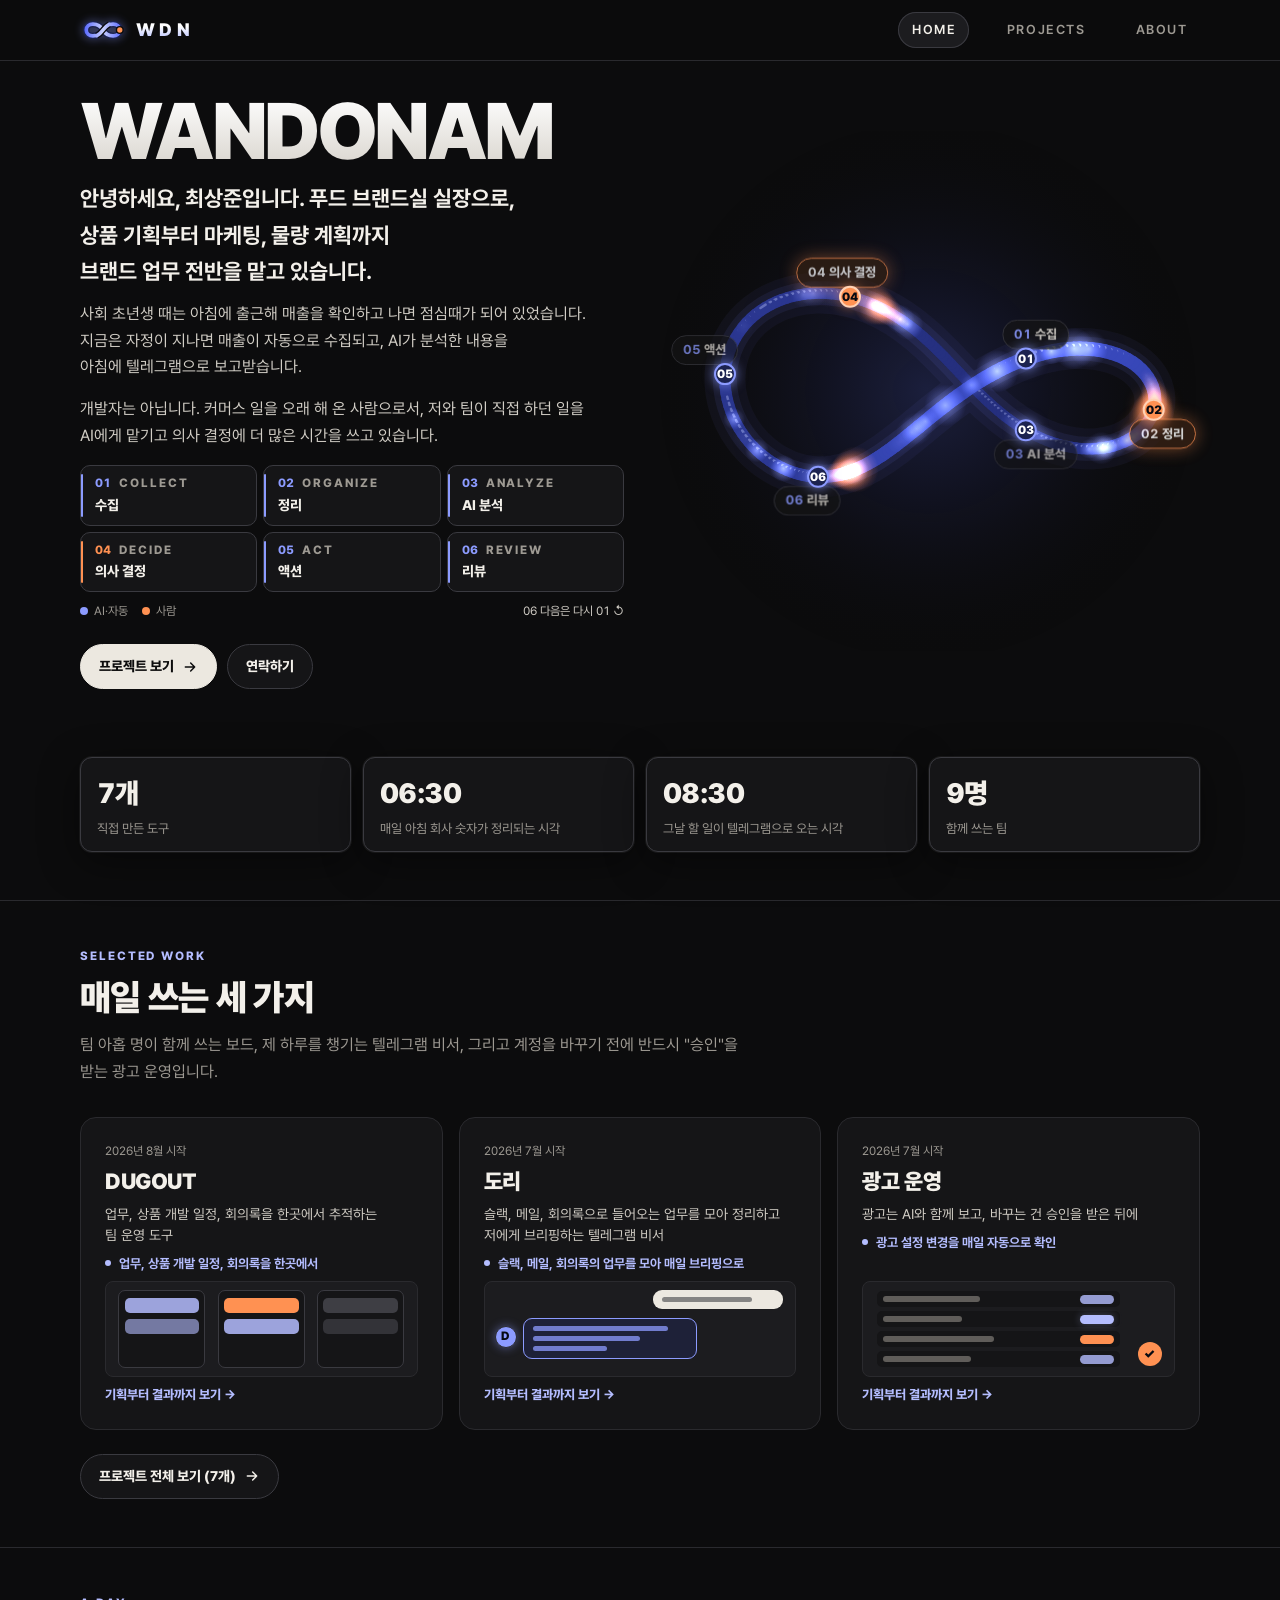
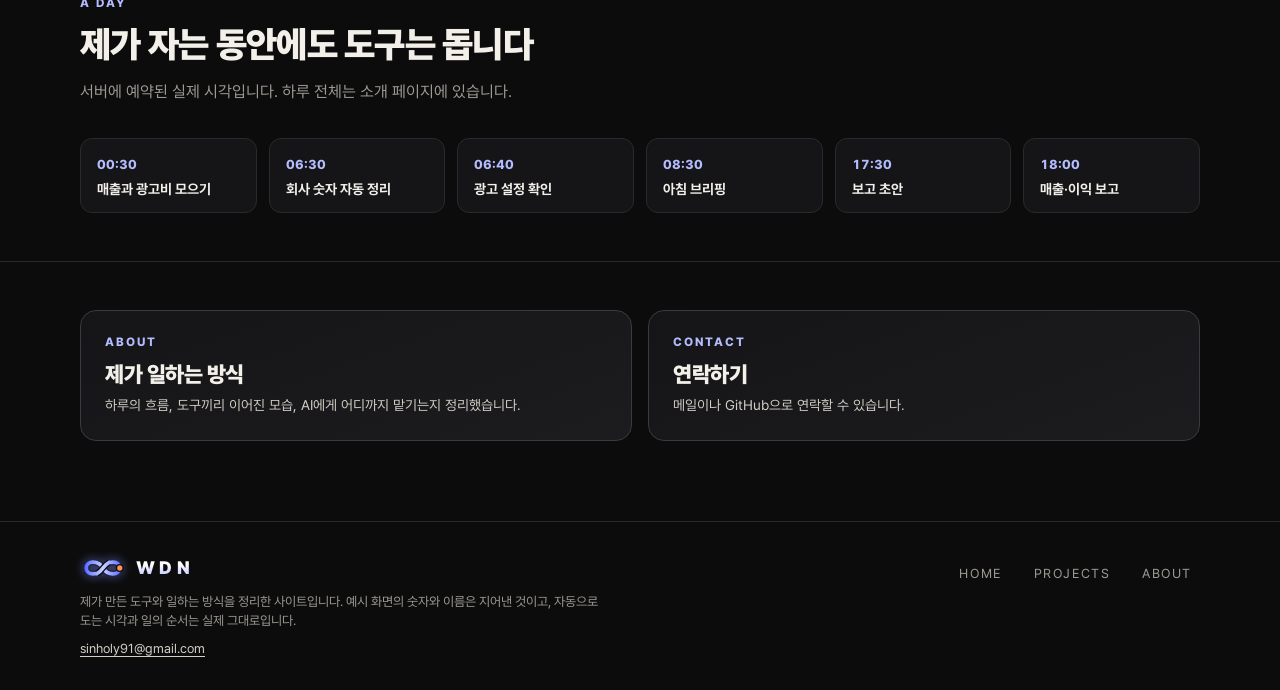
<file: index.html>
<!doctype html>
<html lang="ko">
<head>
<meta charset="utf-8">
<meta name="viewport" content="width=device-width, initial-scale=1">
<title>WANDONAM · 최상준</title>
<meta name="description" content="푸드 브랜드실 실장 최상준입니다. 저와 팀이 직접 하던 일을 AI에게 맡기고, 의사 결정에 더 많은 시간을 씁니다">
<meta property="og:title" content="WANDONAM · 최상준">
<meta property="og:description" content="푸드 브랜드실 실장 최상준입니다. 저와 팀이 직접 하던 일을 AI에게 맡기고, 의사 결정에 더 많은 시간을 씁니다">
<meta property="og:type" content="website">
<meta property="og:locale" content="ko_KR">
<meta name="theme-color" content="#0C0C0D">
<meta name="robots" content="noindex, nofollow">
<link rel="icon" href="data:image/svg+xml,%3Csvg%20xmlns%3D%22%68ttp%3A%2F%2Fwww%2Ew3%2Eorg%2F2000%2Fsvg%22%20viewBox%3D%220%20-7%2040%2038%22%3E%3Cpath%20d%3D%22M20%2012%20C24%205.2%2034.6%205.2%2034.6%2012%20C34.6%2018.8%2024%2018.8%2020%2012%20C16%205.2%205.4%205.2%205.4%2012%20C5.4%2018.8%2016%2018.8%2020%2012%20Z%22%20fill%3D%22none%22%20stroke%3D%22%237E8CFF%22%20stroke-width%3D%225%22%20stroke-linejoin%3D%22round%22%2F%3E%3Cpath%20d%3D%22M14.6%2016.9%20C17%2015.6%2018.6%2014%2020%2012%20C21.4%2010%2023%208.4%2025.4%207.1%22%20fill%3D%22none%22%20stroke%3D%22%230C0C0D%22%20stroke-width%3D%227%22%2F%3E%3Cpath%20d%3D%22M14.6%2016.9%20C17%2015.6%2018.6%2014%2020%2012%20C21.4%2010%2023%208.4%2025.4%207.1%22%20fill%3D%22none%22%20stroke%3D%22%23AEB8FF%22%20stroke-width%3D%225%22%20stroke-linecap%3D%22round%22%2F%3E%3Ccircle%20cx%3D%2234.6%22%20cy%3D%2212%22%20r%3D%224%22%20fill%3D%22%23FF9152%22%2F%3E%3C%2Fsvg%3E">
<link rel="stylesheet" href="assets/site.css">
</head>
<body>
<script>document.documentElement.classList.add('js');</script>
<a class="skip" href="#main">본문으로 건너뛰기</a>
<header class="top">
  <div class="wrap">
    <a class="logo" href="index.html" aria-label="WDN 홈"><span class="logo-mark"><svg class="mark" viewBox="0 0 40 24" aria-hidden="true" focusable="false"><defs><linearGradient id="lgh" x1="4" y1="0" x2="36" y2="0" gradientUnits="userSpaceOnUse"><stop offset="0" stop-color="#5B6BFF"/><stop offset=".5" stop-color="#C9D0FF"/><stop offset="1" stop-color="#5B6BFF"/></linearGradient></defs><path d="M20 12 C24 5.2 34.6 5.2 34.6 12 C34.6 18.8 24 18.8 20 12 C16 5.2 5.4 5.2 5.4 12 C5.4 18.8 16 18.8 20 12 Z" fill="none" stroke="#1C2350" stroke-width="5.6" stroke-linejoin="round"/><path d="M20 12 C24 5.2 34.6 5.2 34.6 12 C34.6 18.8 24 18.8 20 12 C16 5.2 5.4 5.2 5.4 12 C5.4 18.8 16 18.8 20 12 Z" fill="none" stroke="url(#lgh)" stroke-width="3.2" stroke-linejoin="round"/><path d="M14.6 16.9 C17 15.6 18.6 14 20 12 C21.4 10 23 8.4 25.4 7.1" fill="none" stroke="#0C0C0D" stroke-width="5.4" stroke-linecap="butt"/><path d="M14.6 16.9 C17 15.6 18.6 14 20 12 C21.4 10 23 8.4 25.4 7.1" fill="none" stroke="url(#lgh)" stroke-width="3.2" stroke-linecap="round"/><circle class="dot" cx="34.6" cy="12" r="2.9" fill="#FF9152" stroke="#0C0C0D" stroke-width="1.2"/></svg></span><b class="logo-word">WDN</b></a>
    <button class="nav-toggle" id="navToggle" type="button" aria-label="메뉴 열기" aria-expanded="false" aria-controls="siteNav"><span></span><span></span><span></span></button>
    <nav class="site-nav" id="siteNav" aria-label="사이트 메뉴"><a href="index.html" aria-current="page" lang="en">HOME</a><a href="projects.html" lang="en">PROJECTS</a><a href="about.html" lang="en">ABOUT</a></nav>
  </div>
</header>
<main id="main">

<section class="home-hero">
  <div class="wrap">
    <div>
      <h1>WANDONAM</h1>
      <p class="hero-sub">안녕하세요, 최상준입니다. 푸드&nbsp;브랜드실&nbsp;실장으로, 상품 기획부터 마케팅, 물량 계획까지 브랜드 업무 전반을 맡고 있습니다.</p>
      <p class="hero-goal">사회 초년생 때는 아침에 출근해 매출을 확인하고 나면 점심때가 되어 있었습니다. 지금은 자정이 지나면 매출이 자동으로 수집되고, AI가 분석한 내용을 아침에 텔레그램으로 보고받습니다.</p>
      <p class="lede">개발자는 아닙니다. 커머스 일을 오래 해 온 사람으로서, 저와 팀이 직접 하던 일을 AI에게 맡기고 의사 결정에 더 많은 시간을 쓰고 있습니다.</p>
      <ol class="stages" aria-label="일의 순환 단계"><li class="r-ai"><span class="sn">01</span><span class="se" lang="en">COLLECT</span><b>수집</b></li><li class="r-ai"><span class="sn">02</span><span class="se" lang="en">ORGANIZE</span><b>정리</b></li><li class="r-ai"><span class="sn">03</span><span class="se" lang="en">ANALYZE</span><b>AI 분석</b></li><li class="r-hu"><span class="sn">04</span><span class="se" lang="en">DECIDE</span><b>의사 결정</b></li><li class="r-ai"><span class="sn">05</span><span class="se" lang="en">ACT</span><b>액션</b></li><li class="r-ai"><span class="sn">06</span><span class="se" lang="en">REVIEW</span><b>리뷰</b></li></ol>
      <div class="stage-key"><span><i class="dot d-ai"></i>AI·자동</span><span><i class="dot d-hu"></i>사람</span><span class="back">06 다음은 다시 01 ↺</span></div>
      <div class="btn-row">
        <a class="cta pri" href="projects.html">프로젝트 보기 <svg viewBox="0 0 24 24"><path d="M5 12h14M13 6l6 6-6 6"/></svg></a>
        <a class="cta" href="about.html#contact">연락하기</a>
      </div>
    </div>
    <div class="loop-stage" id="loopStage">
      <svg class="loop-fallback" viewBox="0 0 600 360" role="img" aria-label="일이 끊기지 않고 도는 무한 루프">
  <defs><linearGradient id="lg" x1="0" x2="1"><stop offset="0" stop-color="#5B6BFF"/><stop offset=".5" stop-color="#B9C2FF"/><stop offset="1" stop-color="#5B6BFF"/></linearGradient>
  <radialGradient id="rg"><stop offset="0" stop-color="rgba(90,110,255,.35)"/><stop offset="1" stop-color="rgba(90,110,255,0)"/></radialGradient></defs>
  <ellipse cx="300" cy="180" rx="280" ry="150" fill="url(#rg)"/>
  <path d="M300 180 C 360 90, 520 90, 520 180 C 520 270, 360 270, 300 180 C 240 90, 80 90, 80 180 C 80 270, 240 270, 300 180 Z" fill="none" stroke="#1C2350" stroke-width="30" stroke-linejoin="round"/>
  <path d="M300 180 C 360 90, 520 90, 520 180 C 520 270, 360 270, 300 180 C 240 90, 80 90, 80 180 C 80 270, 240 270, 300 180 Z" fill="none" stroke="url(#lg)" stroke-width="10" stroke-linejoin="round"/>
  <circle cx="520" cy="180" r="9" fill="#FF9152"/>
  <g font-size="15" font-weight="800" fill="#C8CFDD" text-anchor="middle"><text x="430" y="92"><tspan fill="#8C9BFF">01</tspan> 수집</text><text x="555" y="250"><tspan fill="#8C9BFF">02</tspan> 정리</text><text x="430" y="292"><tspan fill="#8C9BFF">03</tspan> AI 분석</text><text x="170" y="92"><tspan fill="#FF9152">04</tspan> 의사 결정</text><text x="48" y="250"><tspan fill="#8C9BFF">05</tspan> 액션</text><text x="170" y="292"><tspan fill="#8C9BFF">06</tspan> 리뷰</text></g>
</svg>
      <canvas id="loopCanvas" aria-hidden="true"></canvas>
      <span class="loop-label r-ai" aria-hidden="true"><i class="le" lang="en">COLLECT</i><b class="ln">01</b> 수집</span><span class="loop-dot r-ai" data-i="0" aria-hidden="true">01</span><span class="loop-label r-ai" aria-hidden="true"><i class="le" lang="en">ORGANIZE</i><b class="ln">02</b> 정리</span><span class="loop-dot r-ai" data-i="1" aria-hidden="true">02</span><span class="loop-label r-ai" aria-hidden="true"><i class="le" lang="en">ANALYZE</i><b class="ln">03</b> AI 분석</span><span class="loop-dot r-ai" data-i="2" aria-hidden="true">03</span><span class="loop-label r-hu" aria-hidden="true"><i class="le" lang="en">DECIDE</i><b class="ln">04</b> 의사 결정</span><span class="loop-dot r-hu" data-i="3" aria-hidden="true">04</span><span class="loop-label r-ai" aria-hidden="true"><i class="le" lang="en">ACT</i><b class="ln">05</b> 액션</span><span class="loop-dot r-ai" data-i="4" aria-hidden="true">05</span><span class="loop-label r-ai" aria-hidden="true"><i class="le" lang="en">REVIEW</i><b class="ln">06</b> 리뷰</span><span class="loop-dot r-ai" data-i="5" aria-hidden="true">06</span>
    </div>
  </div>
</section>
<section class="sec tight"><div class="wrap">
  <div class="stats glow reveal">
    <div class="stat"><b>7개</b><span>직접 만든 도구</span></div>
    <div class="stat"><b>06:30</b><span>매일 아침 회사 숫자가 정리되는 시각</span></div>
    <div class="stat"><b>08:30</b><span>그날 할 일이 텔레그램으로 오는 시각</span></div>
    <div class="stat"><b>9명</b><span>함께 쓰는 팀</span></div>
  </div>
</div></section>
<section class="sec tight"><div class="wrap">
  <div class="sec-head"><div class="kicker" lang="en">SELECTED WORK</div><h2>매일 쓰는 세 가지</h2><p>팀 아홉 명이 함께 쓰는 보드, 제 하루를 챙기는 텔레그램 비서, 그리고 계정을 바꾸기 전에 반드시 "승인"을 받는 광고 운영입니다.</p></div>
  <div class="pgrid"><a class="pcard reveal" href="projects/dugout.html">
  <div class="pc-top"><span class="when">2026년 8월 시작</span></div>
  <h3>DUGOUT</h3><p>업무, <span class="u">상품 개발 일정,</span> 회의록을 한곳에서 추적하는 팀 운영 도구</p>
  <div class="pc-out"><span>업무, <span class="u">상품 개발 일정,</span> <span class="u">회의록을 한곳에서</span></span></div>
  <div class="mini-fig" aria-hidden="true"><div class="mf mf-dg"><span class="col"></span><span class="col"></span><span class="col"></span><span class="cd c1"></span><span class="cd c2"></span><span class="cd c3"></span><span class="cd c4"></span><span class="cd mv"></span><span class="cd nw"></span></div></div>
  <span class="go">기획부터 결과까지 보기 →</span>
</a>
<a class="pcard reveal" href="projects/dori.html">
  <div class="pc-top"><span class="when">2026년 7월 시작</span></div>
  <h3>도리</h3><p>슬랙, 메일, 회의록으로 들어오는 업무를 모아 정리하고 저에게 브리핑하는 텔레그램 비서</p>
  <div class="pc-out"><span>슬랙, 메일, <span class="u">회의록의 업무를 모아 매일 브리핑으로</span></span></div>
  <div class="mini-fig" aria-hidden="true"><div class="mf mf-dori"><div class="b me"><i style="width:80%"></i></div><span class="av">D</span><div class="dots"><span></span><span></span><span></span></div><div class="b dr"><i class="l1"></i><i class="l2"></i><i class="l3"></i></div></div></div>
  <span class="go">기획부터 결과까지 보기 →</span>
</a>
<a class="pcard reveal" href="projects/ads.html">
  <div class="pc-top"><span class="when">2026년 7월 시작</span></div>
  <h3>광고 운영</h3><p><span class="u">광고는 AI와 함께 보고,</span> <span class="u">바꾸는 건 승인을 받은 뒤에</span></p>
  <div class="pc-out"><span><span class="u">광고 설정 변경을 매일 자동으로 확인</span></span></div>
  <div class="mini-fig" aria-hidden="true"><div class="mf mf-ads"><div class="scan"></div><div class="ar"><i></i><span class="ch c-keep"></span></div><div class="ar"><i style="width:34%"></i><span class="ch c-win"></span></div><div class="ar"><i style="width:48%"></i><span class="ch c-rev"></span></div><div class="ar"><i style="width:38%"></i><span class="ch c-keep"></span></div><span class="ok">✓</span></div></div>
  <span class="go">기획부터 결과까지 보기 →</span>
</a></div>
  <div class="btn-row"><a class="cta" href="projects.html">프로젝트 전체 보기 (7개) <svg viewBox="0 0 24 24"><path d="M5 12h14M13 6l6 6-6 6"/></svg></a></div>
</div></section>
<section class="sec tight"><div class="wrap">
  <div class="sec-head"><div class="kicker" lang="en">A DAY</div><h2>제가 자는 동안에도 도구는 돕니다</h2><p>서버에 예약된 실제 시각입니다. 하루 전체는 소개 페이지에 있습니다.</p></div>
  <div class="day-strip"><div class="reveal"><span class="t">00:30</span><div class="w">매출과 광고비 모으기</div></div><div class="reveal"><span class="t">06:30</span><div class="w">회사 숫자 자동 정리</div></div><div class="reveal"><span class="t">06:40</span><div class="w">광고 설정 확인</div></div><div class="reveal"><span class="t">08:30</span><div class="w">아침 브리핑</div></div><div class="reveal"><span class="t">17:30</span><div class="w">보고 초안</div></div><div class="reveal"><span class="t">18:00</span><div class="w">매출·이익 보고</div></div></div>
</div></section>
<section class="sec tight"><div class="wrap">
  <div class="cta-band">
    <a class="reveal" href="about.html"><div class="kicker" lang="en">ABOUT</div><h3>제가 일하는 방식</h3><p>하루의 흐름, 도구끼리 이어진 모습, AI에게 어디까지 맡기는지 정리했습니다.</p></a>
    <a class="reveal" href="about.html#contact"><div class="kicker" lang="en">CONTACT</div><h3>연락하기</h3><p>메일이나 GitHub으로 연락할 수 있습니다.</p></a>
  </div>
</div></section>
</main>
<footer class="site-foot">
  <div class="wrap">
    <div><a class="logo" href="index.html" aria-label="WDN 홈"><span class="logo-mark"><svg class="mark" viewBox="0 0 40 24" aria-hidden="true" focusable="false"><defs><linearGradient id="lgf" x1="4" y1="0" x2="36" y2="0" gradientUnits="userSpaceOnUse"><stop offset="0" stop-color="#5B6BFF"/><stop offset=".5" stop-color="#C9D0FF"/><stop offset="1" stop-color="#5B6BFF"/></linearGradient></defs><path d="M20 12 C24 5.2 34.6 5.2 34.6 12 C34.6 18.8 24 18.8 20 12 C16 5.2 5.4 5.2 5.4 12 C5.4 18.8 16 18.8 20 12 Z" fill="none" stroke="#1C2350" stroke-width="5.6" stroke-linejoin="round"/><path d="M20 12 C24 5.2 34.6 5.2 34.6 12 C34.6 18.8 24 18.8 20 12 C16 5.2 5.4 5.2 5.4 12 C5.4 18.8 16 18.8 20 12 Z" fill="none" stroke="url(#lgf)" stroke-width="3.2" stroke-linejoin="round"/><path d="M14.6 16.9 C17 15.6 18.6 14 20 12 C21.4 10 23 8.4 25.4 7.1" fill="none" stroke="#0C0C0D" stroke-width="5.4" stroke-linecap="butt"/><path d="M14.6 16.9 C17 15.6 18.6 14 20 12 C21.4 10 23 8.4 25.4 7.1" fill="none" stroke="url(#lgf)" stroke-width="3.2" stroke-linecap="round"/><circle class="dot" cx="34.6" cy="12" r="2.9" fill="#FF9152" stroke="#0C0C0D" stroke-width="1.2"/></svg></span><b class="logo-word">WDN</b></a>
      <p style="margin-top:10px">제가 만든 도구와 일하는 방식을 정리한 사이트입니다. 예시 화면의 숫자와 이름은 지어낸 것이고, 자동으로 도는 시각과 일의 순서는 실제 그대로입니다.</p>
      <p class="foot-mail"><a href="mailto:sinholy91@gmail.com">sinholy91@gmail.com</a></p></div>
    <nav class="fl" aria-label="바닥 메뉴"><a href="index.html" lang="en">HOME</a><a href="projects.html" lang="en">PROJECTS</a><a href="about.html" lang="en">ABOUT</a></nav>
  </div>
</footer>
<script src="assets/site.js"></script>
<script src="assets/loop.js"></script>
</body>
</html>
</file>
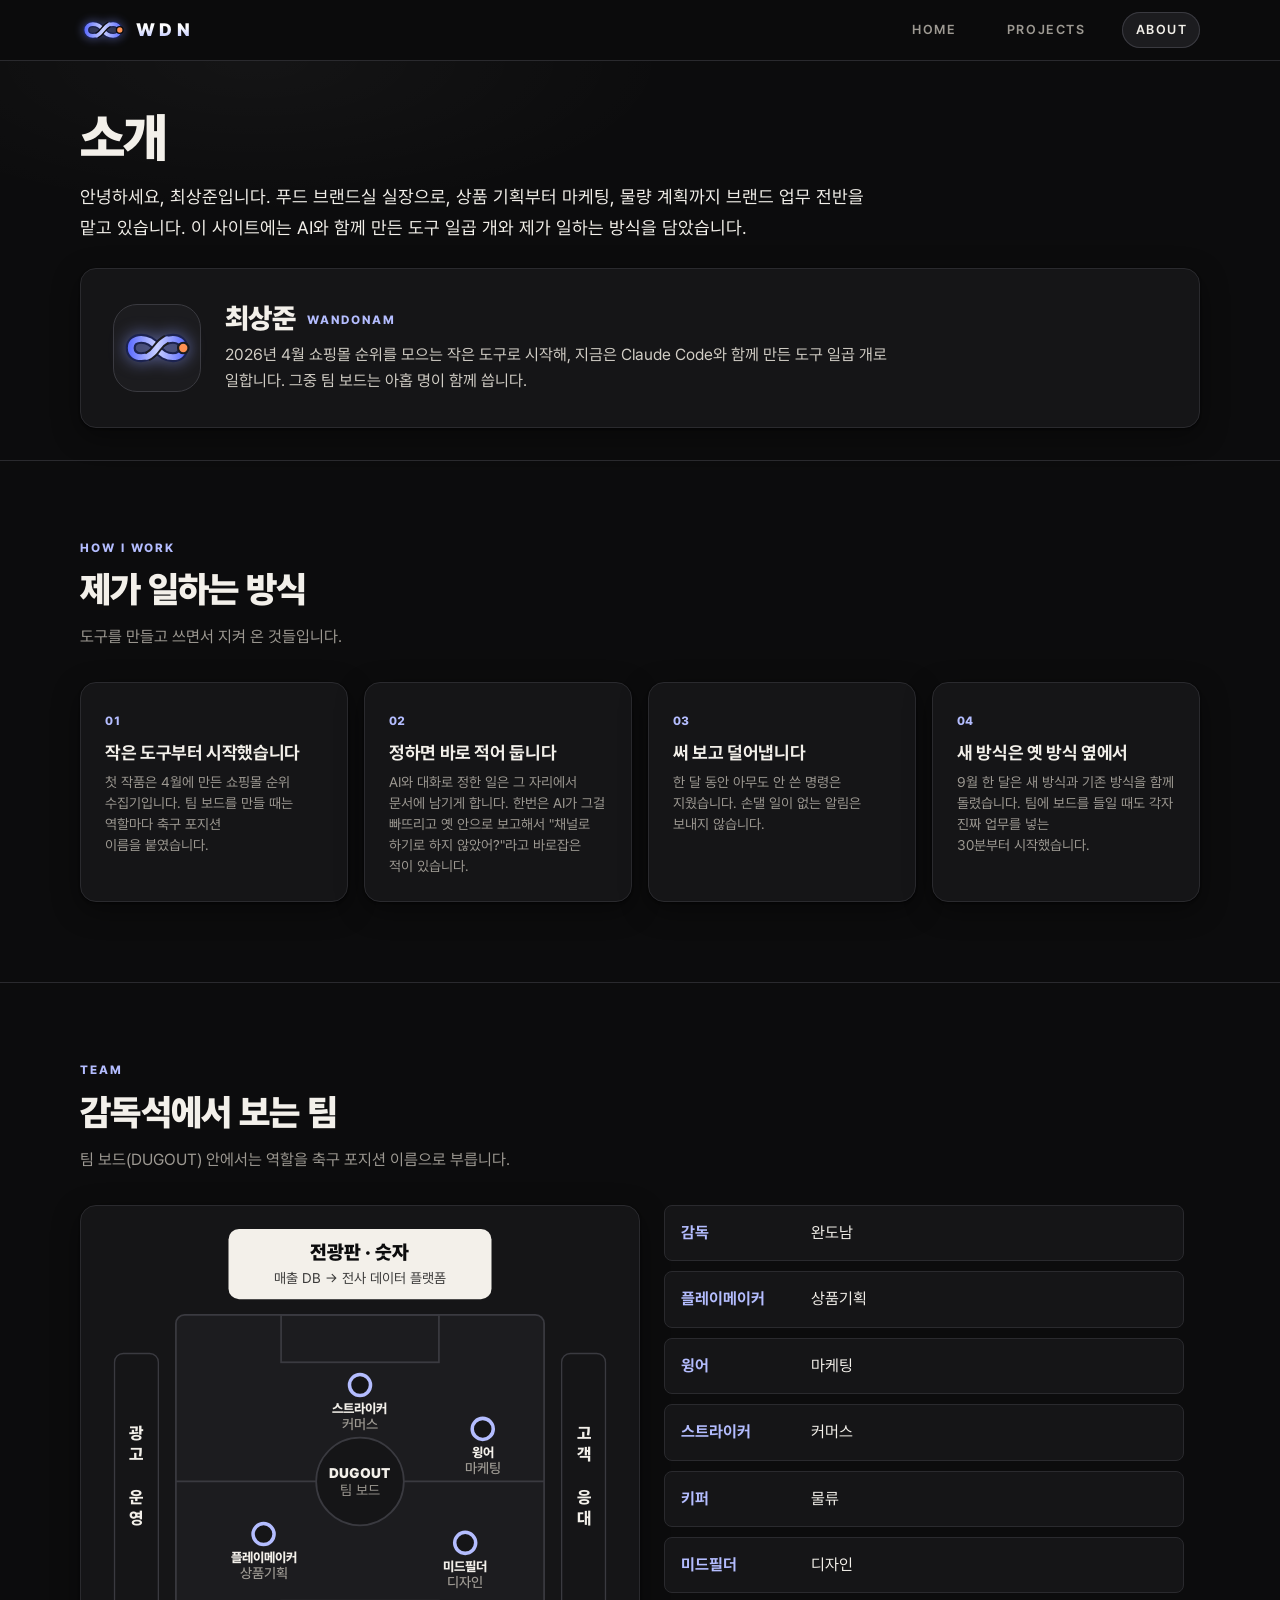
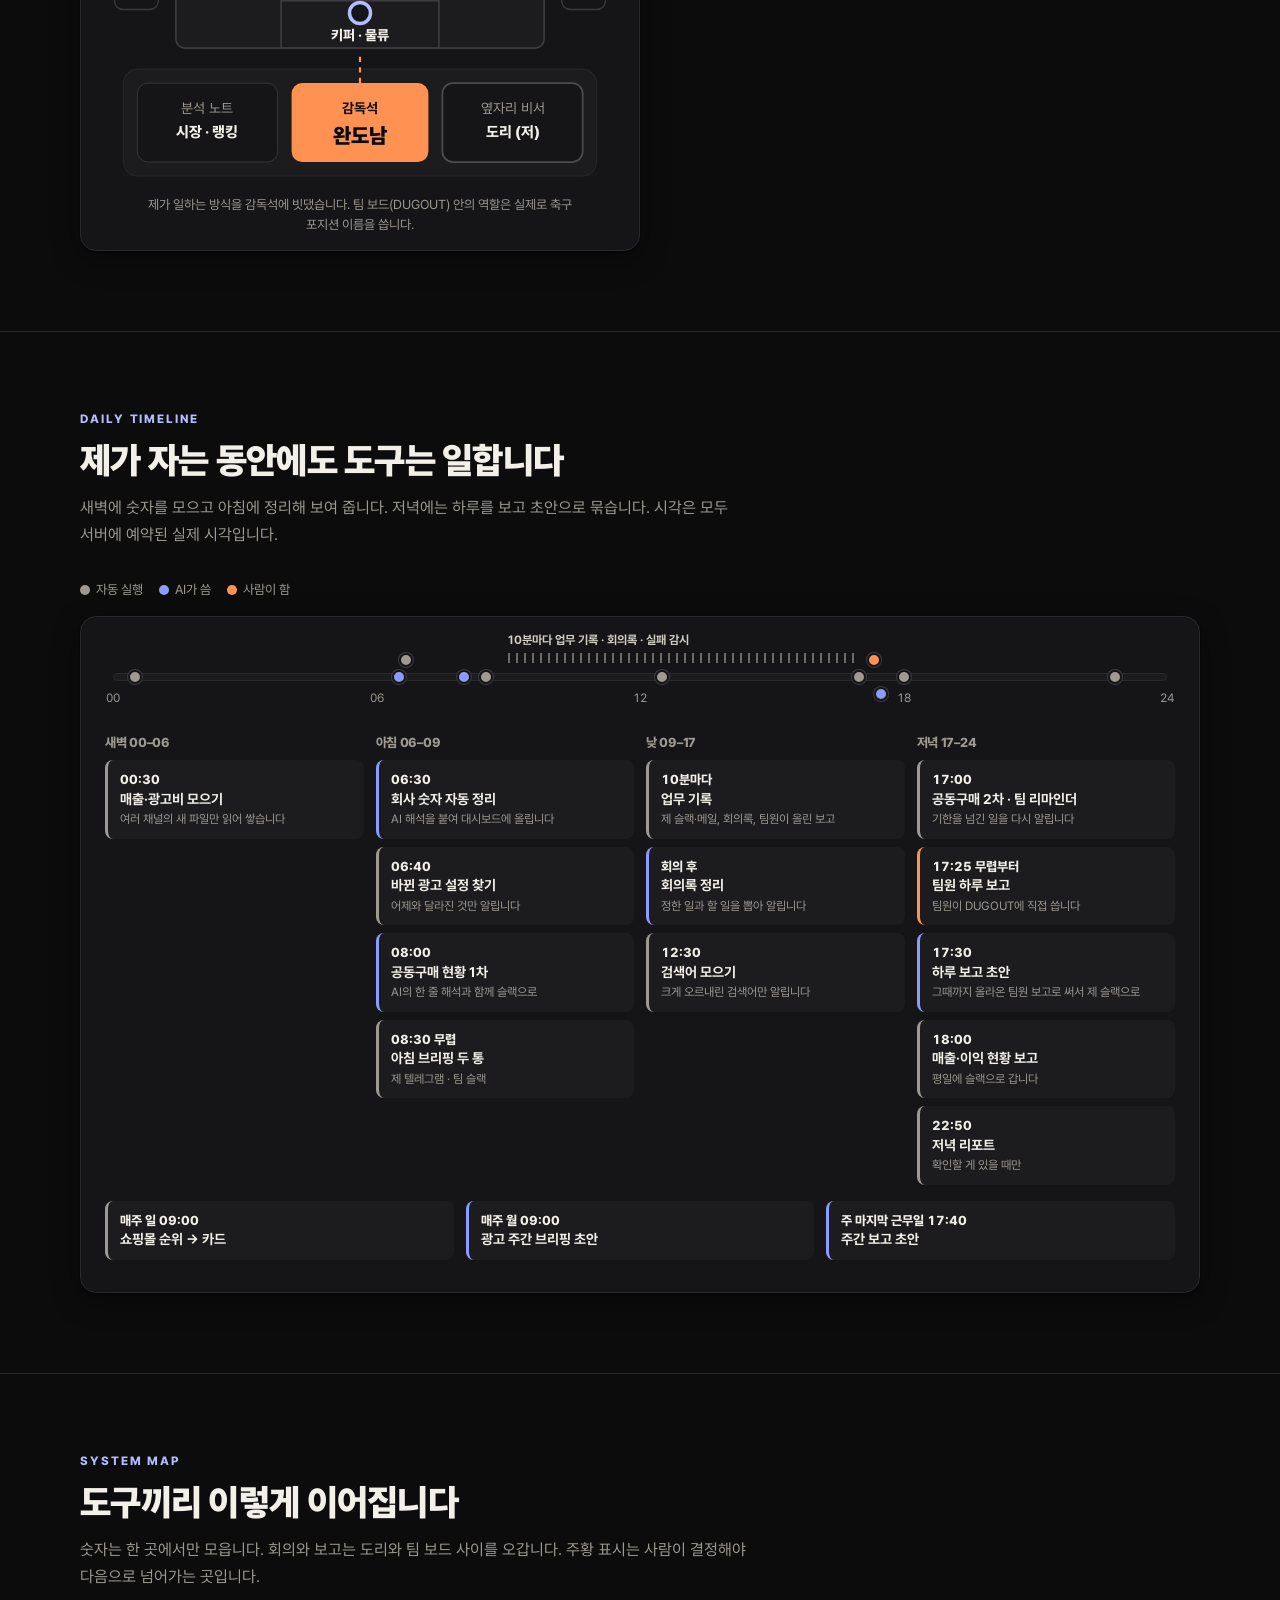
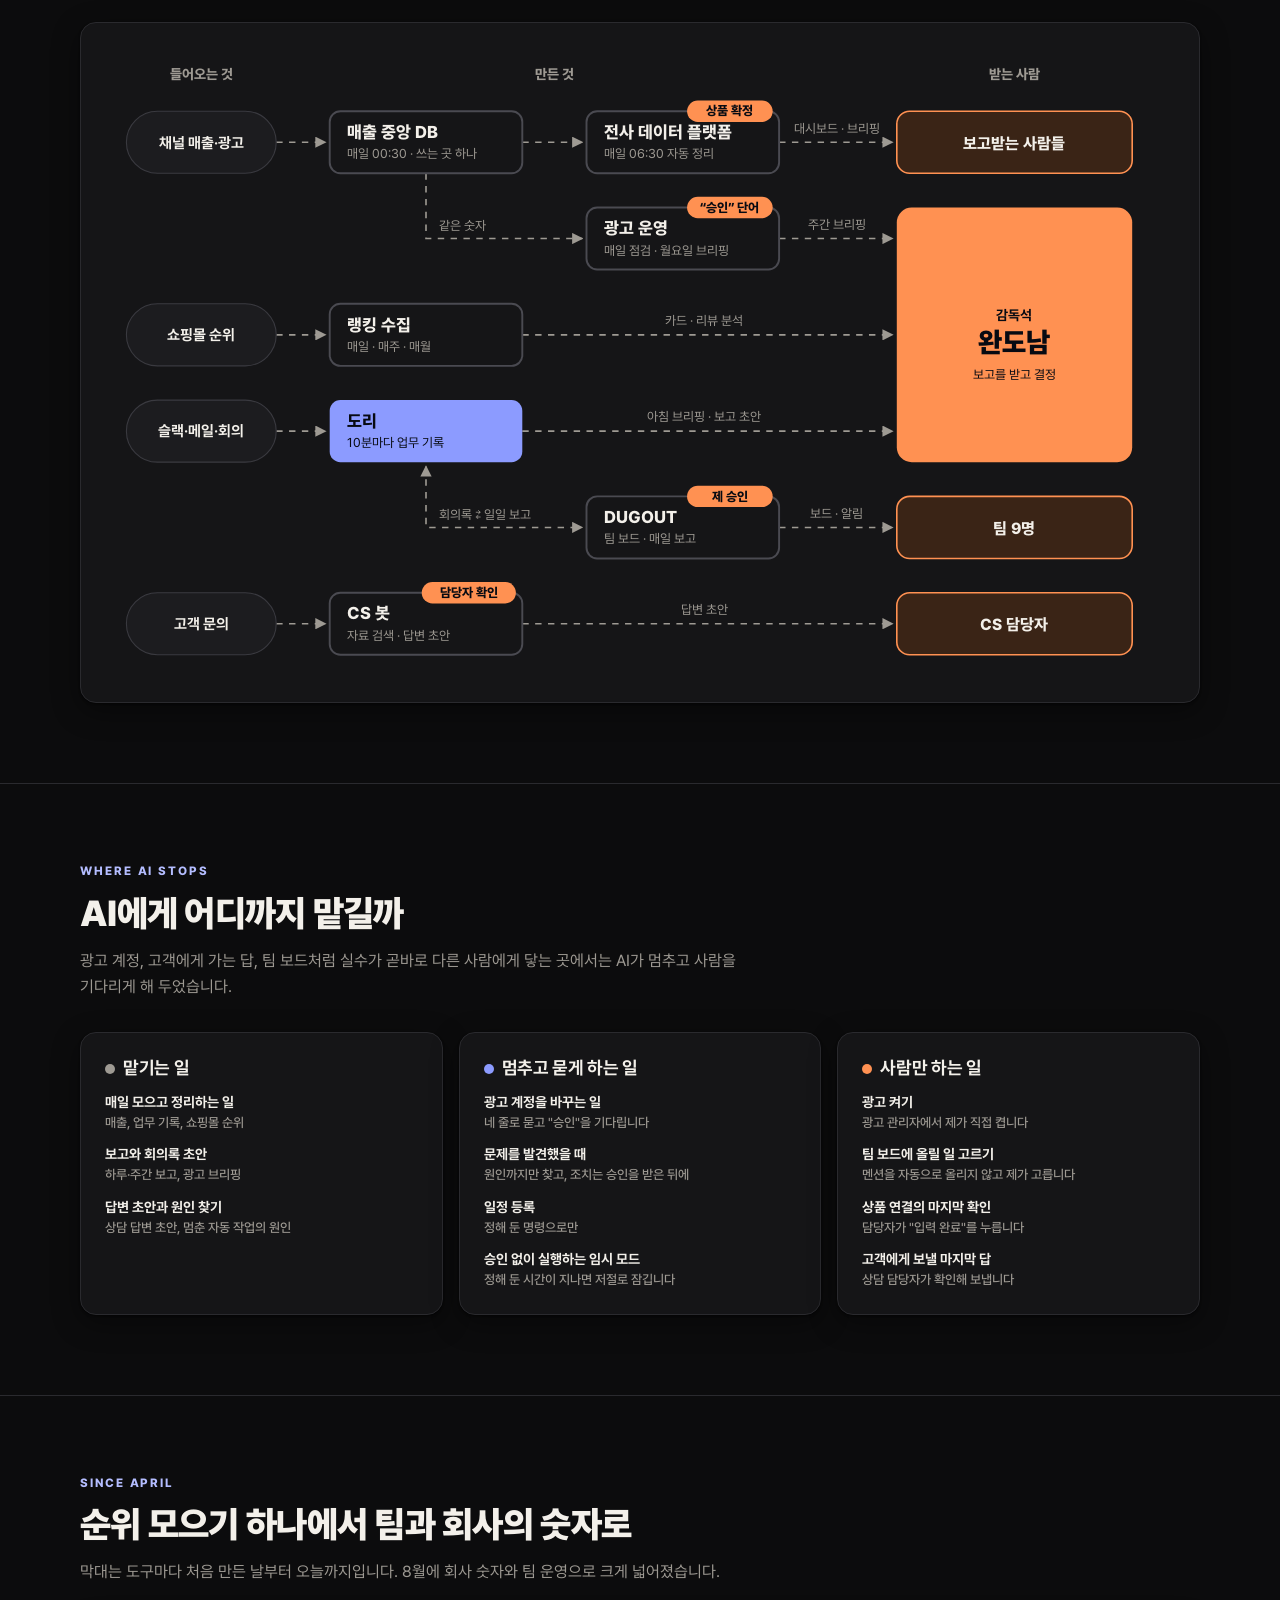
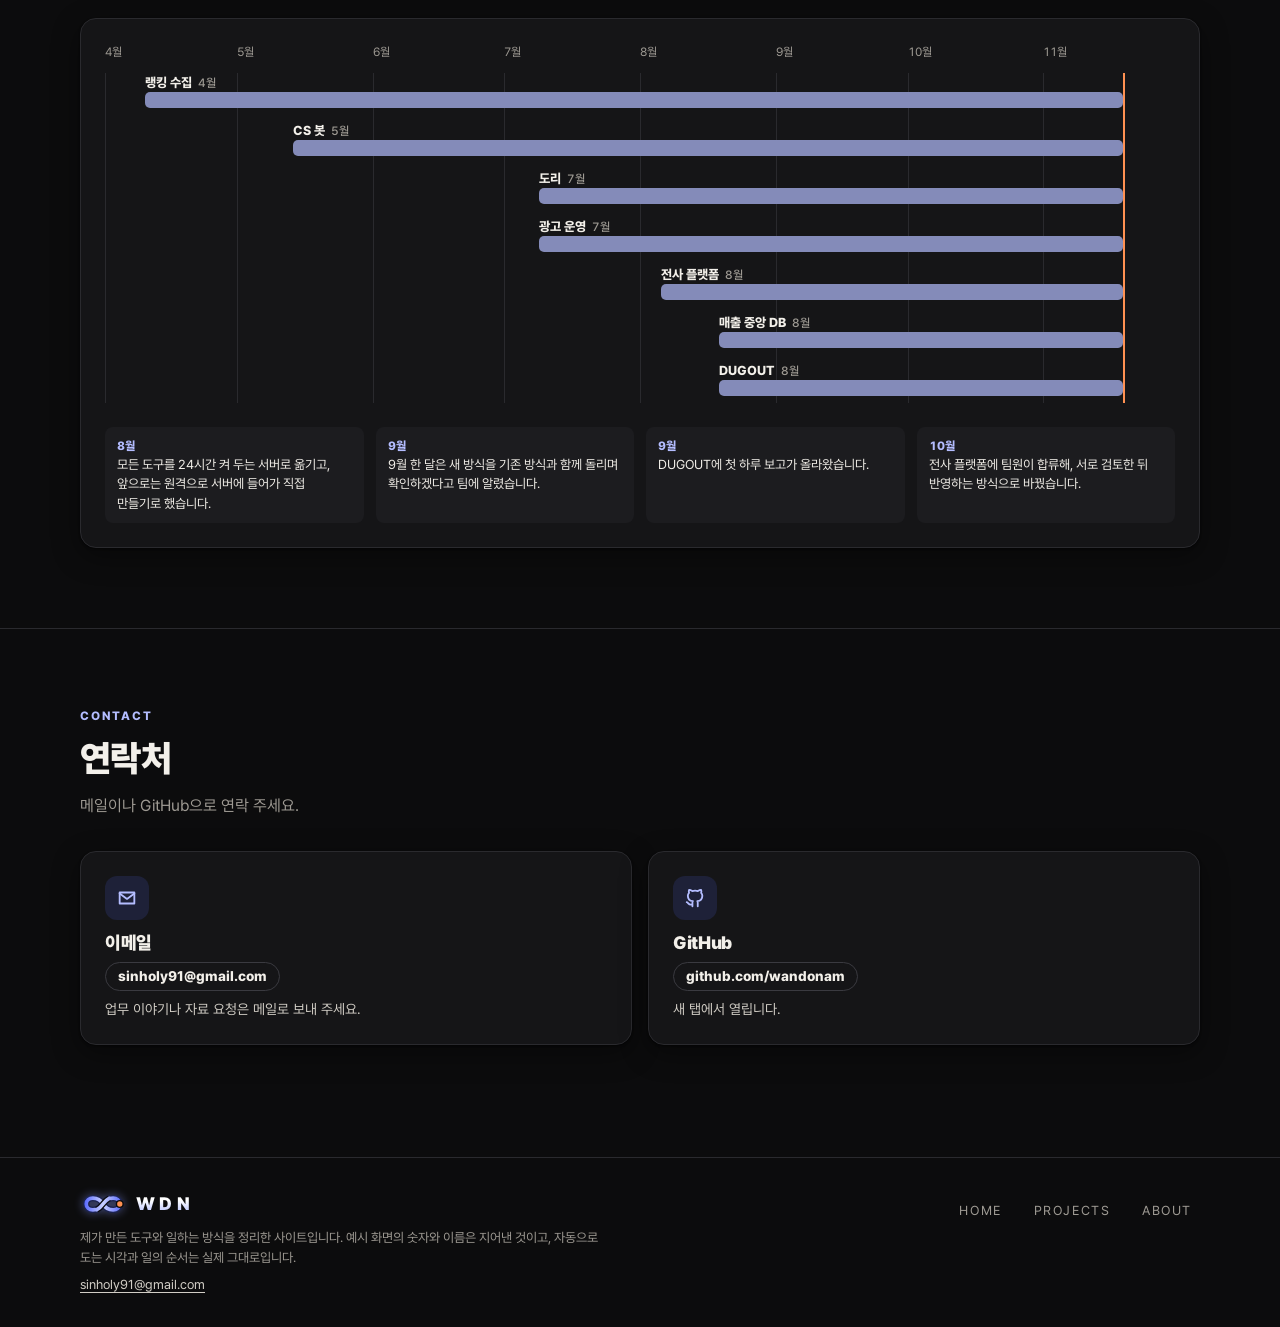
<file: about.html>
<!doctype html>
<html lang="ko">
<head>
<meta charset="utf-8">
<meta name="viewport" content="width=device-width, initial-scale=1">
<title>소개 · WANDONAM</title>
<meta name="description" content="최상준입니다. 제가 일하는 방식과 하루, 도구끼리 이어진 모습을 담았습니다">
<meta property="og:title" content="소개 · WANDONAM">
<meta property="og:description" content="최상준입니다. 제가 일하는 방식과 하루, 도구끼리 이어진 모습을 담았습니다">
<meta property="og:type" content="website">
<meta property="og:locale" content="ko_KR">
<meta name="theme-color" content="#0C0C0D">
<meta name="robots" content="noindex, nofollow">
<link rel="icon" href="data:image/svg+xml,%3Csvg%20xmlns%3D%22%68ttp%3A%2F%2Fwww%2Ew3%2Eorg%2F2000%2Fsvg%22%20viewBox%3D%220%20-7%2040%2038%22%3E%3Cpath%20d%3D%22M20%2012%20C24%205.2%2034.6%205.2%2034.6%2012%20C34.6%2018.8%2024%2018.8%2020%2012%20C16%205.2%205.4%205.2%205.4%2012%20C5.4%2018.8%2016%2018.8%2020%2012%20Z%22%20fill%3D%22none%22%20stroke%3D%22%237E8CFF%22%20stroke-width%3D%225%22%20stroke-linejoin%3D%22round%22%2F%3E%3Cpath%20d%3D%22M14.6%2016.9%20C17%2015.6%2018.6%2014%2020%2012%20C21.4%2010%2023%208.4%2025.4%207.1%22%20fill%3D%22none%22%20stroke%3D%22%230C0C0D%22%20stroke-width%3D%227%22%2F%3E%3Cpath%20d%3D%22M14.6%2016.9%20C17%2015.6%2018.6%2014%2020%2012%20C21.4%2010%2023%208.4%2025.4%207.1%22%20fill%3D%22none%22%20stroke%3D%22%23AEB8FF%22%20stroke-width%3D%225%22%20stroke-linecap%3D%22round%22%2F%3E%3Ccircle%20cx%3D%2234.6%22%20cy%3D%2212%22%20r%3D%224%22%20fill%3D%22%23FF9152%22%2F%3E%3C%2Fsvg%3E">
<link rel="stylesheet" href="assets/site.css">
</head>
<body>
<script>document.documentElement.classList.add('js');</script>
<a class="skip" href="#main">본문으로 건너뛰기</a>
<header class="top">
  <div class="wrap">
    <a class="logo" href="index.html" aria-label="WDN 홈"><span class="logo-mark"><svg class="mark" viewBox="0 0 40 24" aria-hidden="true" focusable="false"><defs><linearGradient id="lgh" x1="4" y1="0" x2="36" y2="0" gradientUnits="userSpaceOnUse"><stop offset="0" stop-color="#5B6BFF"/><stop offset=".5" stop-color="#C9D0FF"/><stop offset="1" stop-color="#5B6BFF"/></linearGradient></defs><path d="M20 12 C24 5.2 34.6 5.2 34.6 12 C34.6 18.8 24 18.8 20 12 C16 5.2 5.4 5.2 5.4 12 C5.4 18.8 16 18.8 20 12 Z" fill="none" stroke="#1C2350" stroke-width="5.6" stroke-linejoin="round"/><path d="M20 12 C24 5.2 34.6 5.2 34.6 12 C34.6 18.8 24 18.8 20 12 C16 5.2 5.4 5.2 5.4 12 C5.4 18.8 16 18.8 20 12 Z" fill="none" stroke="url(#lgh)" stroke-width="3.2" stroke-linejoin="round"/><path d="M14.6 16.9 C17 15.6 18.6 14 20 12 C21.4 10 23 8.4 25.4 7.1" fill="none" stroke="#0C0C0D" stroke-width="5.4" stroke-linecap="butt"/><path d="M14.6 16.9 C17 15.6 18.6 14 20 12 C21.4 10 23 8.4 25.4 7.1" fill="none" stroke="url(#lgh)" stroke-width="3.2" stroke-linecap="round"/><circle class="dot" cx="34.6" cy="12" r="2.9" fill="#FF9152" stroke="#0C0C0D" stroke-width="1.2"/></svg></span><b class="logo-word">WDN</b></a>
    <button class="nav-toggle" id="navToggle" type="button" aria-label="메뉴 열기" aria-expanded="false" aria-controls="siteNav"><span></span><span></span><span></span></button>
    <nav class="site-nav" id="siteNav" aria-label="사이트 메뉴"><a href="index.html" lang="en">HOME</a><a href="projects.html" lang="en">PROJECTS</a><a href="about.html" aria-current="page" lang="en">ABOUT</a></nav>
  </div>
</header>
<main id="main">

<section class="page-head"><div class="wrap">
  <h1>소개</h1>
  <p class="lead greet">안녕하세요, 최상준입니다. 푸드 브랜드실 실장으로, 상품 기획부터 마케팅, 물량 계획까지 브랜드 업무 전반을 맡고 있습니다. 이 사이트에는 AI와 함께 만든 도구 일곱 개와 제가 일하는 방식을 담았습니다.</p>
</div></section>
<div class="wrap" style="padding-bottom:var(--s6)"><div class="card intro-card reveal">
  <div class="avatar" aria-hidden="true"><svg class="mark big" viewBox="0 0 40 24" aria-hidden="true" focusable="false"><defs><linearGradient id="lga" x1="4" y1="0" x2="36" y2="0" gradientUnits="userSpaceOnUse"><stop offset="0" stop-color="#5B6BFF"/><stop offset=".5" stop-color="#C9D0FF"/><stop offset="1" stop-color="#5B6BFF"/></linearGradient></defs><path d="M20 12 C24 5.2 34.6 5.2 34.6 12 C34.6 18.8 24 18.8 20 12 C16 5.2 5.4 5.2 5.4 12 C5.4 18.8 16 18.8 20 12 Z" fill="none" stroke="#1C2350" stroke-width="5.6" stroke-linejoin="round"/><path d="M20 12 C24 5.2 34.6 5.2 34.6 12 C34.6 18.8 24 18.8 20 12 C16 5.2 5.4 5.2 5.4 12 C5.4 18.8 16 18.8 20 12 Z" fill="none" stroke="url(#lga)" stroke-width="3.2" stroke-linejoin="round"/><path d="M14.6 16.9 C17 15.6 18.6 14 20 12 C21.4 10 23 8.4 25.4 7.1" fill="none" stroke="#1C1C1F" stroke-width="5.4" stroke-linecap="butt"/><path d="M14.6 16.9 C17 15.6 18.6 14 20 12 C21.4 10 23 8.4 25.4 7.1" fill="none" stroke="url(#lga)" stroke-width="3.2" stroke-linecap="round"/><circle class="dot" cx="34.6" cy="12" r="2.9" fill="#FF9152" stroke="#1C1C1F" stroke-width="1.2"/></svg></div>
  <div><h2>최상준<span class="nick" lang="en">WANDONAM</span></h2><p>2026년 4월 쇼핑몰 순위를 모으는 작은 도구로 시작해, 지금은 Claude Code와 함께 만든 도구 일곱 개로 일합니다. 그중 팀 보드는 아홉 명이 함께 씁니다.</p></div>
</div></div>
<section class="sec reveal" id="who"><div class="wrap">
  <div class="sec-head"><div class="kicker" lang="en">HOW I WORK</div><h2>제가 일하는 방식</h2><p>도구를 만들고 쓰면서 지켜 온 것들입니다.</p></div>
  <div class="who-grid"><div class="card who-card"><span class="n">01</span><h3>작은 도구부터 시작했습니다</h3><p>첫 작품은 4월에 만든 쇼핑몰 순위 수집기입니다. 팀 보드를 만들 때는 역할마다 축구 포지션 이름을 붙였습니다.</p></div><div class="card who-card"><span class="n">02</span><h3>정하면 바로 적어 둡니다</h3><p>AI와 대화로 정한 일은 그 자리에서 문서에 남기게 합니다. 한번은 AI가 그걸 빠뜨리고 옛 안으로 보고해서 "채널로 하기로 하지 않았어?"라고 바로잡은 적이 있습니다.</p></div><div class="card who-card"><span class="n">03</span><h3>써 보고 덜어냅니다</h3><p>한 달 동안 아무도 안 쓴 명령은 지웠습니다. 손댈 일이 없는 알림은 보내지 않습니다.</p></div><div class="card who-card"><span class="n">04</span><h3>새 방식은 옛 방식 옆에서</h3><p>9월 한 달은 새 방식과 기존 방식을 함께 돌렸습니다. 팀에 보드를 들일 때도 각자 진짜 업무를 넣는 30분부터 시작했습니다.</p></div></div>
</div></section>
<section class="sec reveal" id="team"><div class="wrap">
  <div class="sec-head"><div class="kicker" lang="en">TEAM</div><h2>감독석에서 보는 팀</h2><p>팀 보드(DUGOUT) 안에서는 역할을 축구 포지션 이름으로 부릅니다.</p></div>
  <div class="team-fig"><figure class="fig">
      <svg class="big" viewBox="0 0 600 640" role="img" aria-labelledby="heroT heroD">
        <title id="heroT">제가 일하는 방식 — 감독석 배치도</title>
        <desc id="heroD">경기장 아래 감독석에 제가 있고, 옆자리에 비서 도리와 시장 분석 노트가 있습니다. 경기장에는 팀 보드의 다섯 포지션, 위쪽 전광판에는 숫자, 왼쪽 광고판에는 광고 운영, 오른쪽 관중석에는 고객 응대가 있습니다.</desc>
        <rect x="150" y="8" width="300" height="80" rx="12" fill="var(--ink)"/>
        <text x="300" y="42" text-anchor="middle" font-size="22" font-weight="900" fill="var(--bg)">전광판 · 숫자</text>
        <text x="300" y="70" text-anchor="middle" font-size="15" fill="var(--bg)" opacity=".8">매출 DB → 전사 데이터 플랫폼</text>
        <rect x="90" y="106" width="420" height="380" rx="10" fill="var(--surface-2)" stroke="var(--line-2)" stroke-width="2"/>
        <line x1="90" y1="296" x2="510" y2="296" stroke="var(--line-2)" stroke-width="2"/>
        <circle cx="300" cy="296" r="50" fill="var(--surface)" stroke="var(--line-2)" stroke-width="2"/>
        <rect x="210" y="106" width="180" height="54" fill="none" stroke="var(--line-2)" stroke-width="2"/>
        <rect x="210" y="432" width="180" height="54" fill="none" stroke="var(--line-2)" stroke-width="2"/>
        <text x="300" y="292" text-anchor="middle" font-size="14" font-weight="900" fill="var(--ink)">DUGOUT</text>
        <text x="300" y="311" text-anchor="middle" font-size="15" fill="var(--muted)">팀 보드</text>
        <g font-size="15" font-weight="800" fill="var(--ink)" text-anchor="middle">
          <circle cx="300" cy="186" r="12" fill="var(--surface)" stroke="var(--brand)" stroke-width="4"/>
          <text x="300" y="218">스트라이커</text><text x="300" y="236" font-size="15" font-weight="500" fill="var(--muted)">커머스</text>
          <circle cx="440" cy="236" r="12" fill="var(--surface)" stroke="var(--brand)" stroke-width="4"/>
          <text x="440" y="268">윙어</text><text x="440" y="286" font-size="15" font-weight="500" fill="var(--muted)">마케팅</text>
          <circle cx="190" cy="356" r="12" fill="var(--surface)" stroke="var(--brand)" stroke-width="4"/>
          <text x="190" y="388">플레이메이커</text><text x="190" y="406" font-size="15" font-weight="500" fill="var(--muted)">상품기획</text>
          <circle cx="300" cy="446" r="12" fill="var(--surface)" stroke="var(--brand)" stroke-width="4"/>
          <text x="300" y="477" font-size="14">키퍼 · 물류</text>
          <circle cx="420" cy="366" r="12" fill="var(--surface)" stroke="var(--brand)" stroke-width="4"/>
          <text x="420" y="398">미드필더</text><text x="420" y="416" font-size="15" font-weight="500" fill="var(--muted)">디자인</text>
        </g>
        <rect x="20" y="150" width="50" height="292" rx="10" fill="var(--surface)" stroke="var(--line-2)" stroke-width="1.5"/>
        <text x="45" text-anchor="middle" font-size="19" font-weight="800" fill="var(--ink)"><tspan x="45" y="248">광</tspan><tspan x="45" y="272">고</tspan><tspan x="45" y="320">운</tspan><tspan x="45" y="344">영</tspan></text>
        <rect x="530" y="150" width="50" height="292" rx="10" fill="var(--surface)" stroke="var(--line-2)" stroke-width="1.5"/>
        <text x="555" text-anchor="middle" font-size="19" font-weight="800" fill="var(--ink)"><tspan x="555" y="248">고</tspan><tspan x="555" y="272">객</tspan><tspan x="555" y="320">응</tspan><tspan x="555" y="344">대</tspan></text>
        <rect x="30" y="510" width="540" height="122" rx="16" fill="var(--surface-2)" stroke="var(--line)"/>
        <rect x="46" y="526" width="160" height="90" rx="12" fill="var(--surface)" stroke="var(--line-2)"/>
        <text x="126" y="560" text-anchor="middle" font-size="15" fill="var(--muted)">분석 노트</text>
        <text x="126" y="588" text-anchor="middle" font-size="17" font-weight="800" fill="var(--ink)">시장 · 랭킹</text>
        <rect x="222" y="526" width="156" height="90" rx="12" fill="var(--human)"/>
        <text x="300" y="560" text-anchor="middle" font-size="15" fill="var(--human-ink)" font-weight="700">감독석</text>
        <text x="300" y="594" text-anchor="middle" font-size="24" font-weight="900" fill="var(--human-ink)">완도남</text>
        <rect x="394" y="526" width="160" height="90" rx="12" fill="var(--surface)" stroke="var(--brand)" stroke-width="2"/>
        <text x="474" y="560" text-anchor="middle" font-size="15" fill="var(--muted)">옆자리 비서</text>
        <text x="474" y="588" text-anchor="middle" font-size="17" font-weight="800" fill="var(--ink)">도리 (저)</text>
        <path d="M300 526 V490" stroke="var(--human)" stroke-width="2.5" class="flowline" fill="none"/>
      </svg>
      <div class="mini" role="img" aria-label="제가 일하는 방식 — 감독석 배치도 (간단히)">
        <div class="score">전광판 · 숫자<span>매출 DB → 전사 데이터 플랫폼</span></div>
        <div>광고판<span>광고 운영</span></div>
        <div class="field">경기장<span>DUGOUT 팀 보드 · 9명</span></div>
        <div>관중석<span>고객 응대</span></div>
        <div>분석 노트<span>시장 · 랭킹</span></div>
        <div class="boss">감독석<span>완도남</span></div>
        <div class="dori">옆자리<span>비서 도리</span></div>
      </div>
      <figcaption class="figcap">제가 일하는 방식을 감독석에 빗댔습니다. 팀 보드(DUGOUT) 안의 역할은 실제로 축구 포지션 이름을 씁니다.</figcaption>
    </figure><ul class="roles">
  <li><b>감독</b>완도남</li>
  <li><b>플레이메이커</b>상품기획</li>
  <li><b>윙어</b>마케팅</li>
  <li><b>스트라이커</b>커머스</li>
  <li><b>키퍼</b>물류</li>
  <li><b>미드필더</b>디자인</li>
</ul></div>
</div></section>
<section class="sec reveal" id="day">
  <div class="wrap">
    <div class="sec-head">
      <div class="kicker" lang="en">DAILY TIMELINE</div>
      <h2>제가 자는 동안에도 도구는 일합니다</h2>
      <p>새벽에 숫자를 모으고 아침에 정리해 보여 줍니다. 저녁에는 하루를 보고 초안으로 묶습니다. 시각은 모두 서버에 예약된 실제 시각입니다.</p>
    </div>
    <div class="legend"><span><i class="dot d-auto"></i>자동 실행</span><span><i class="dot d-ai"></i>AI가 씀</span><span><i class="dot d-hu"></i>사람이 함</span></div>
    <div class="card day">
      <div class="track" aria-hidden="true">
        <div class="bar"></div>
        <div class="tick"></div><div class="tick-lb">10분마다 업무 기록 · 회의록 · 실패 감시</div>
        <span class="ev" style="left:2.1%"></span>
        <span class="ev ai" style="left:27.1%"></span>
        <span class="ev lv-up" style="left:27.8%"></span>
        <span class="ev ai" style="left:33.3%"></span>
        <span class="ev" style="left:35.4%"></span>
        <span class="ev" style="left:52.1%"></span>
        <span class="ev" style="left:70.8%"></span>
        <span class="ev hu lv-up" style="left:72.2%"></span>
        <span class="ev ai lv-dn" style="left:72.9%"></span>
        <span class="ev" style="left:75%"></span>
        <span class="ev" style="left:95.1%"></span>
        <span class="h" style="left:0%">00</span><span class="h mid" style="left:25%">06</span><span class="h" style="left:50%">12</span><span class="h mid" style="left:75%">18</span><span class="h" style="left:100%">24</span>
      </div>
      <div class="bands">
        <div class="band"><h3>새벽 00–06</h3>
          <div class="ev-card"><div class="t">00:30</div><div class="w">매출·광고비 모으기</div><div class="s">여러 채널의 새 파일만 읽어 쌓습니다</div></div>
        </div>
        <div class="band"><h3>아침 06–09</h3>
          <div class="ev-card ai"><div class="t">06:30</div><div class="w">회사 숫자 자동 정리</div><div class="s">AI 해석을 붙여 대시보드에 올립니다</div></div>
          <div class="ev-card"><div class="t">06:40</div><div class="w">바뀐 광고 설정 찾기</div><div class="s">어제와 달라진 것만 알립니다</div></div>
          <div class="ev-card ai"><div class="t">08:00</div><div class="w">공동구매 현황 1차</div><div class="s">AI의 한 줄 해석과 함께 슬랙으로</div></div>
          <div class="ev-card"><div class="t">08:30 무렵</div><div class="w">아침 브리핑 두 통</div><div class="s">제 텔레그램 · 팀 슬랙</div></div>
        </div>
        <div class="band"><h3>낮 09–17</h3>
          <div class="ev-card"><div class="t">10분마다</div><div class="w">업무 기록</div><div class="s">제 슬랙·메일, 회의록, 팀원이 올린 보고</div></div>
          <div class="ev-card ai"><div class="t">회의 후</div><div class="w">회의록 정리</div><div class="s">정한 일과 할 일을 뽑아 알립니다</div></div>
          <div class="ev-card"><div class="t">12:30</div><div class="w">검색어 모으기</div><div class="s">크게 오르내린 검색어만 알립니다</div></div>
        </div>
        <div class="band"><h3>저녁 17–24</h3>
          <div class="ev-card"><div class="t">17:00</div><div class="w">공동구매 2차 · 팀 리마인더</div><div class="s">기한을 넘긴 일을 다시 알립니다</div></div>
          <div class="ev-card hu"><div class="t">17:25 무렵부터</div><div class="w">팀원 하루 보고</div><div class="s">팀원이 DUGOUT에 직접 씁니다</div></div>
          <div class="ev-card ai"><div class="t">17:30</div><div class="w">하루 보고 초안</div><div class="s">그때까지 올라온 팀원 보고로 써서 제 슬랙으로</div></div>
          <div class="ev-card"><div class="t">18:00</div><div class="w">매출·이익 현황 보고</div><div class="s">평일에 슬랙으로 갑니다</div></div>
          <div class="ev-card"><div class="t">22:50</div><div class="w">저녁 리포트</div><div class="s">확인할 게 있을 때만</div></div>
        </div>
      </div>
      <div class="weekly">
        <div class="ev-card"><div class="t">매주 일 09:00</div><div class="w">쇼핑몰 순위 → 카드</div></div>
        <div class="ev-card ai"><div class="t">매주 월 09:00</div><div class="w">광고 주간 브리핑 초안</div></div>
        <div class="ev-card ai"><div class="t">주 마지막 근무일 17:40</div><div class="w">주간 보고 초안</div></div>
      </div>
    </div>
  </div>
</section>
<section class="sec reveal" id="map">
  <div class="wrap">
    <div class="sec-head">
      <div class="kicker" lang="en">SYSTEM MAP</div>
      <h2>도구끼리 이렇게 이어집니다</h2>
      <p>숫자는 한 곳에서만 모읍니다. 회의와 보고는 도리와 팀 보드 사이를 오갑니다. 주황 표시는 사람이 결정해야 다음으로 넘어가는 곳입니다.</p>
    </div>
    <div class="card map">
      <svg class="m-desk" viewBox="0 70 1000 590" role="img" aria-labelledby="mapT">
        <title id="mapT">도구 전체 연결도</title>
        <defs><marker id="ad" viewBox="0 0 10 10" refX="9" refY="5" markerWidth="7" markerHeight="7" orient="auto-start-reverse"><path d="M0 0 L10 5 L0 10z" fill="var(--muted)"/></marker></defs>
        <g font-size="13" font-weight="800" fill="var(--muted)" text-anchor="middle">
          <text x="90" y="100">들어오는 것</text><text x="420" y="100">만든 것</text><text x="850" y="100">받는 사람</text>
        </g>
        <g stroke="var(--muted)" stroke-width="1.5" fill="none" marker-end="url(#ad)">
          <path class="flowline" d="M160 159 H206"/><path class="flowline" d="M390 159 H446"/><path class="flowline" d="M630 159 H736"/>
          <path class="flowline" d="M300 188 V249 H446"/><path class="flowline" d="M630 249 H736"/>
          <path class="flowline" d="M160 339 H206"/><path class="flowline" d="M390 339 H736"/>
          <path class="flowline" d="M160 429 H206"/><path class="flowline" d="M390 429 H736"/>
          <path class="flowline" d="M300 462 V519 H446" marker-start="url(#ad)"/><path class="flowline" d="M630 519 H736"/>
          <path class="flowline" d="M160 609 H206"/><path class="flowline" d="M390 609 H736"/>
        </g>
        <g font-size="12" fill="var(--muted)" text-anchor="middle">
          <text x="684" y="150">대시보드 · 브리핑</text>
          <text x="312" y="241" text-anchor="start">같은 숫자</text>
          <text x="684" y="240">주간 브리핑</text>
          <text x="560" y="330">카드 · 리뷰 분석</text>
          <text x="560" y="420">아침 브리핑 · 보고 초안</text>
          <text x="312" y="511" text-anchor="start">회의록 ⇄ 일일 보고</text>
          <text x="684" y="510">보드 · 알림</text>
          <text x="560" y="600">답변 초안</text>
        </g>
        <g font-size="14" font-weight="700" fill="var(--ink)" text-anchor="middle">
          <rect x="20" y="130" width="140" height="58" rx="29" fill="var(--surface-2)" stroke="var(--line-2)"/><text x="90" y="164">채널 매출·광고</text>
          <rect x="20" y="310" width="140" height="58" rx="29" fill="var(--surface-2)" stroke="var(--line-2)"/><text x="90" y="344">쇼핑몰 순위</text>
          <rect x="20" y="400" width="140" height="58" rx="29" fill="var(--surface-2)" stroke="var(--line-2)"/><text x="90" y="434">슬랙·메일·회의</text>
          <rect x="20" y="580" width="140" height="58" rx="29" fill="var(--surface-2)" stroke="var(--line-2)"/><text x="90" y="614">고객 문의</text>
        </g>
        <g fill="var(--ink)">
          <rect x="210" y="130" width="180" height="58" rx="10" fill="var(--surface)" stroke="var(--brand)" stroke-width="1.8"/>
          <text x="226" y="155" font-size="16" font-weight="800">매출 중앙 DB</text><text x="226" y="174" font-size="12" fill="var(--muted)">매일 00:30 · 쓰는 곳 하나</text>
          <rect x="450" y="130" width="180" height="58" rx="10" fill="var(--surface)" stroke="var(--brand)" stroke-width="1.8"/>
          <text x="466" y="155" font-size="16" font-weight="800">전사 데이터 플랫폼</text><text x="466" y="174" font-size="12" fill="var(--muted)">매일 06:30 자동 정리</text>
          <rect x="450" y="220" width="180" height="58" rx="10" fill="var(--surface)" stroke="var(--brand)" stroke-width="1.8"/>
          <text x="466" y="245" font-size="16" font-weight="800">광고 운영</text><text x="466" y="264" font-size="12" fill="var(--muted)">매일 점검 · 월요일 브리핑</text>
          <rect x="210" y="310" width="180" height="58" rx="10" fill="var(--surface)" stroke="var(--brand)" stroke-width="1.8"/>
          <text x="226" y="335" font-size="16" font-weight="800">랭킹 수집</text><text x="226" y="354" font-size="12" fill="var(--muted)">매일 · 매주 · 매월</text>
          <rect x="210" y="400" width="180" height="58" rx="10" fill="var(--brand)"/>
          <text x="226" y="425" font-size="16" font-weight="800" fill="var(--brand-ink)">도리</text><text x="226" y="444" font-size="12" fill="var(--brand-ink)">10분마다 업무 기록</text>
          <rect x="450" y="490" width="180" height="58" rx="10" fill="var(--surface)" stroke="var(--brand)" stroke-width="1.8"/>
          <text x="466" y="515" font-size="16" font-weight="800">DUGOUT</text><text x="466" y="534" font-size="12" fill="var(--muted)">팀 보드 · 매일 보고</text>
          <rect x="210" y="580" width="180" height="58" rx="10" fill="var(--surface)" stroke="var(--brand)" stroke-width="1.8"/>
          <text x="226" y="605" font-size="16" font-weight="800">CS 봇</text><text x="226" y="624" font-size="12" fill="var(--muted)">자료 검색 · 답변 초안</text>
        </g>
        <g font-size="12" font-weight="800" fill="var(--human-ink)" text-anchor="middle">
          <rect x="544" y="120" width="80" height="20" rx="10" fill="var(--human)"/><text x="584" y="134">상품 확정</text>
          <rect x="544" y="210" width="80" height="20" rx="10" fill="var(--human)"/><text x="584" y="224">“승인” 단어</text>
          <rect x="544" y="480" width="80" height="20" rx="10" fill="var(--human)"/><text x="584" y="494">제 승인</text>
          <rect x="296" y="570" width="88" height="20" rx="10" fill="var(--human)"/><text x="340" y="584">담당자 확인</text>
        </g>
        <g text-anchor="middle" fill="var(--ink)">
          <rect x="740" y="130" width="220" height="58" rx="12" fill="var(--human-soft)" stroke="var(--human)" stroke-width="1.5"/><text x="850" y="165" font-size="15" font-weight="800">보고받는 사람들</text>
          <rect x="740" y="220" width="220" height="238" rx="14" fill="var(--human)"/>
          <text x="850" y="325" font-size="13" font-weight="700" fill="var(--human-ink)">감독석</text>
          <text x="850" y="355" font-size="26" font-weight="900" fill="var(--human-ink)">완도남</text>
          <text x="850" y="380" font-size="12" fill="var(--human-ink)">보고를 받고 결정</text>
          <rect x="740" y="490" width="220" height="58" rx="12" fill="var(--human-soft)" stroke="var(--human)" stroke-width="1.5"/><text x="850" y="525" font-size="15" font-weight="800">팀 9명</text>
          <rect x="740" y="580" width="220" height="58" rx="12" fill="var(--human-soft)" stroke="var(--human)" stroke-width="1.5"/><text x="850" y="615" font-size="15" font-weight="800">CS 담당자</text>
        </g>
      </svg>
      <svg class="m-mobile" viewBox="0 0 340 748" role="img" aria-labelledby="mapT2">
        <title id="mapT2">도구 전체 연결도 (세로)</title>
        <defs><marker id="am" viewBox="0 0 10 10" refX="9" refY="5" markerWidth="6" markerHeight="6" orient="auto-start-reverse"><path d="M0 0 L10 5 L0 10z" fill="var(--muted)"/></marker></defs>
        <g font-size="13" font-weight="800" fill="var(--brand)"><text x="14" y="18">숫자</text><text x="14" y="290">시장</text><text x="14" y="424">업무</text><text x="14" y="626">고객</text></g>
        <g stroke="var(--muted)" stroke-width="1.5" fill="none" marker-end="url(#am)">
          <path class="flowline" d="M114 58 V76"/><path class="flowline" d="M114 126 V144"/><path class="flowline" d="M214 170 H234"/>
          <path class="flowline" d="M14 102 H6 V238 H12"/><path class="flowline" d="M214 238 H234"/>
          <path class="flowline" d="M114 328 V346"/><path class="flowline" d="M214 372 H234"/>
          <path class="flowline" d="M114 462 V480"/><path class="flowline" d="M214 506 H234"/>
          <path class="flowline" d="M114 532 V548" marker-start="url(#am)"/><path class="flowline" d="M214 574 H234"/>
          <path class="flowline" d="M114 664 V682"/><path class="flowline" d="M214 708 H234"/>
        </g>
        <g font-size="13" font-weight="700" fill="var(--ink)" text-anchor="middle">
          <rect x="14" y="28" width="200" height="30" rx="15" fill="var(--surface-2)" stroke="var(--line-2)"/><text x="114" y="48">채널 매출·광고</text>
          <rect x="14" y="298" width="200" height="30" rx="15" fill="var(--surface-2)" stroke="var(--line-2)"/><text x="114" y="318">쇼핑몰 순위</text>
          <rect x="14" y="432" width="200" height="30" rx="15" fill="var(--surface-2)" stroke="var(--line-2)"/><text x="114" y="452">슬랙·메일·회의</text>
          <rect x="14" y="634" width="200" height="30" rx="15" fill="var(--surface-2)" stroke="var(--line-2)"/><text x="114" y="654">고객 문의</text>
        </g>
        <g fill="var(--ink)">
          <rect x="14" y="78" width="200" height="48" rx="9" fill="var(--surface)" stroke="var(--brand)" stroke-width="1.8"/><text x="26" y="99" font-size="14" font-weight="800">매출 중앙 DB</text><text x="26" y="117" font-size="12" fill="var(--muted)">매일 00:30</text>
          <rect x="14" y="146" width="200" height="48" rx="9" fill="var(--surface)" stroke="var(--brand)" stroke-width="1.8"/><text x="26" y="167" font-size="14" font-weight="800">전사 데이터 플랫폼</text><text x="26" y="185" font-size="12" fill="var(--muted)">06:30 자동 정리</text>
          <rect x="14" y="214" width="200" height="48" rx="9" fill="var(--surface)" stroke="var(--brand)" stroke-width="1.8"/><text x="26" y="235" font-size="14" font-weight="800">광고 운영</text><text x="26" y="253" font-size="12" fill="var(--muted)">06:40 점검</text>
          <rect x="14" y="348" width="200" height="48" rx="9" fill="var(--surface)" stroke="var(--brand)" stroke-width="1.8"/><text x="26" y="369" font-size="14" font-weight="800">랭킹 수집</text><text x="26" y="387" font-size="12" fill="var(--muted)">매일·매주·매월</text>
          <rect x="14" y="482" width="200" height="48" rx="9" fill="var(--brand)"/><text x="26" y="503" font-size="14" font-weight="800" fill="var(--brand-ink)">도리</text><text x="26" y="521" font-size="12" fill="var(--brand-ink)">10분마다 업무 기록</text>
          <rect x="14" y="550" width="200" height="48" rx="9" fill="var(--surface)" stroke="var(--brand)" stroke-width="1.8"/><text x="26" y="571" font-size="14" font-weight="800">DUGOUT</text><text x="26" y="589" font-size="12" fill="var(--muted)">팀 보드</text>
          <rect x="14" y="684" width="200" height="48" rx="9" fill="var(--surface)" stroke="var(--brand)" stroke-width="1.8"/><text x="26" y="705" font-size="14" font-weight="800">CS 봇</text><text x="26" y="723" font-size="12" fill="var(--muted)">답변 초안</text>
        </g>
        <g font-size="12" font-weight="800" fill="var(--human-ink)" text-anchor="middle">
          <rect x="150" y="168" width="60" height="18" rx="9" fill="var(--human)"/><text x="180" y="181">상품 확정</text>
          <rect x="150" y="236" width="60" height="18" rx="9" fill="var(--human)"/><text x="180" y="249">“승인”</text>
          <rect x="150" y="572" width="60" height="18" rx="9" fill="var(--human)"/><text x="180" y="585">제 승인</text>
          <rect x="138" y="706" width="72" height="18" rx="9" fill="var(--human)"/><text x="174" y="719">담당자 확인</text>
        </g>
        <g text-anchor="middle" font-size="13" font-weight="800">
          <rect x="236" y="146" width="96" height="48" rx="9" fill="var(--human-soft)" stroke="var(--human)"/><text x="284" y="166" fill="var(--ink)">보고받는</text><text x="284" y="183" fill="var(--ink)">사람들</text>
          <rect x="236" y="214" width="96" height="48" rx="9" fill="var(--human)"/><text x="284" y="243" fill="var(--human-ink)">완도남</text>
          <rect x="236" y="348" width="96" height="48" rx="9" fill="var(--human)"/><text x="284" y="377" fill="var(--human-ink)">완도남</text>
          <rect x="236" y="482" width="96" height="48" rx="9" fill="var(--human)"/><text x="284" y="511" fill="var(--human-ink)">완도남</text>
          <rect x="236" y="550" width="96" height="48" rx="9" fill="var(--human-soft)" stroke="var(--human)"/><text x="284" y="579" fill="var(--ink)">팀 9명</text>
          <rect x="236" y="684" width="96" height="48" rx="9" fill="var(--human-soft)" stroke="var(--human)"/><text x="284" y="713" fill="var(--ink)">CS 담당자</text>
        </g>
      </svg>
    </div>
  </div>
</section>
<section class="sec reveal" id="rules"><div class="wrap">
  <div class="sec-head"><div class="kicker" lang="en">WHERE AI STOPS</div><h2>AI에게 어디까지 맡길까</h2><p>광고 계정, 고객에게 가는 답, 팀 보드처럼 실수가 곧바로 다른 사람에게 닿는 곳에서는 AI가 멈추고 사람을 기다리게 해 두었습니다.</p></div>
  <div class="rules">
    <div class="card rule"><div class="hd"><i class="dot d-auto"></i><h3>맡기는 일</h3></div>
      <ul><li>매일 모으고 정리하는 일<span>매출, 업무 기록, 쇼핑몰 순위</span></li><li>보고와 회의록 초안<span>하루·주간 보고, 광고 브리핑</span></li><li>답변 초안과 원인 찾기<span>상담 답변 초안, 멈춘 자동 작업의 원인</span></li></ul></div>
    <div class="card rule"><div class="hd"><i class="dot d-ai"></i><h3>멈추고 묻게 하는 일</h3></div>
      <ul><li>광고 계정을 바꾸는 일<span>네 줄로 묻고 "승인"을 기다립니다</span></li><li>문제를 발견했을 때<span>원인까지만 찾고, 조치는 승인을 받은 뒤에</span></li><li>일정 등록<span>정해 둔 명령으로만</span></li><li>승인 없이 실행하는 임시 모드<span>정해 둔 시간이 지나면 저절로 잠깁니다</span></li></ul></div>
    <div class="card rule"><div class="hd"><i class="dot d-hu"></i><h3>사람만 하는 일</h3></div>
      <ul><li>광고 켜기<span>광고 관리자에서 제가 직접 켭니다</span></li><li>팀 보드에 올릴 일 고르기<span>멘션을 자동으로 올리지 않고 제가 고릅니다</span></li><li>상품 연결의 마지막 확인<span>담당자가 "입력 완료"를 누릅니다</span></li><li>고객에게 보낼 마지막 답<span>상담 담당자가 확인해 보냅니다</span></li></ul></div>
  </div>
</div></section>
<section class="sec reveal" id="growth">
  <div class="wrap">
    <div class="sec-head">
      <div class="kicker" lang="en">SINCE APRIL</div>
      <h2>순위 모으기 하나에서 팀과 회사의 숫자로</h2>
      <p>막대는 도구마다 처음 만든 날부터 오늘까지입니다. 8월에 회사 숫자와 팀 운영으로 크게 넓어졌습니다.</p>
    </div>
    <div class="card gantt">
      <div class="g-scale" aria-hidden="true"><span style="left:0%">4월</span><span style="left:12.3%">5월</span><span style="left:25%">6월</span><span style="left:37.3%">7월</span><span style="left:50%">8월</span><span style="left:62.7%">9월</span><span style="left:75%">10월</span><span style="left:87.7%">11월</span></div>
      <div class="g-body">
        <div class="g-grid" aria-hidden="true"><i style="left:0%"></i><i style="left:12.3%"></i><i style="left:25%"></i><i style="left:37.3%"></i><i style="left:50%"></i><i style="left:62.7%"></i><i style="left:75%"></i><i style="left:87.7%"></i><i style="left:95.1%;background:var(--human);width:2px"></i></div>
        <div class="g-row"><div class="g-lb" style="left:3.7%">랭킹 수집<small>4월</small></div><div class="g-bar" style="left:3.7%;width:91.4%"></div></div>
        <div class="g-row"><div class="g-lb" style="left:17.6%">CS 봇<small>5월</small></div><div class="g-bar" style="left:17.6%;width:77.5%"></div></div>
        <div class="g-row"><div class="g-lb" style="left:40.6%">도리<small>7월</small></div><div class="g-bar" style="left:40.6%;width:54.5%"></div></div>
        <div class="g-row"><div class="g-lb" style="left:40.6%">광고 운영<small>7월</small></div><div class="g-bar" style="left:40.6%;width:54.5%"></div></div>
        <div class="g-row"><div class="g-lb" style="left:52%;transform:translateX(-30%)">전사 플랫폼<small>8월</small></div><div class="g-bar" style="left:52%;width:43.1%"></div></div>
        <div class="g-row"><div class="g-lb" style="left:57.4%;transform:translateX(-50%)">매출 중앙 DB<small>8월</small></div><div class="g-bar" style="left:57.4%;width:37.7%"></div></div>
        <div class="g-row"><div class="g-lb" style="left:57.4%;transform:translateX(-50%)">DUGOUT<small>8월</small></div><div class="g-bar" style="left:57.4%;width:37.7%"></div></div>
      </div>
      <div class="g-ms">
        <div><span class="d">8월</span>모든 도구를 24시간 켜 두는 서버로 옮기고, 앞으로는 원격으로 서버에 들어가 직접 만들기로 했습니다.</div>
        <div><span class="d">9월</span>9월 한 달은 새 방식을 기존 방식과 함께 돌리며 확인하겠다고 팀에 알렸습니다.</div>
        <div><span class="d">9월</span>DUGOUT에 첫 하루 보고가 올라왔습니다.</div>
        <div><span class="d">10월</span>전사 플랫폼에 팀원이 합류해, 서로 검토한 뒤 반영하는 방식으로 바꿨습니다.</div>
      </div>
    </div>
  </div>
</section>
<section class="sec" id="contact"><div class="wrap">
  <div class="sec-head"><div class="kicker" lang="en">CONTACT</div><h2>연락처</h2><p>메일이나 GitHub으로 연락 주세요.</p></div>
  <div class="contact-grid two">
    <a class="card c-card reveal" href="mailto:sinholy91@gmail.com"><div class="ic"><svg viewBox="0 0 24 24"><path d="M4 6h16v12H4z"/><path d="M4 7l8 6 8-6"/></svg></div><h3>이메일</h3><span class="val">sinholy91@gmail.com</span><p>업무 이야기나 자료 요청은 메일로 보내 주세요.</p></a>
    <a class="card c-card reveal" href="https://github.com/wandonam" target="_blank" rel="noopener noreferrer"><div class="ic"><svg viewBox="0 0 24 24"><path d="M9 19c-4 1.5-4-2-6-2.5M15 21v-3.5c0-1 .1-1.4-.5-2 2.8-.3 5.5-1.4 5.5-6a4.6 4.6 0 0 0-1.3-3.2 4.2 4.2 0 0 0-.1-3.2s-1-.3-3.4 1.3a11.6 11.6 0 0 0-6.2 0C6.6 2.8 5.6 3.1 5.6 3.1a4.2 4.2 0 0 0-.1 3.2A4.6 4.6 0 0 0 4.2 9.5c0 4.6 2.7 5.7 5.5 6-.6.6-.6 1.2-.5 2V21"/></svg></div><h3>GitHub</h3><span class="val">github.com/wandonam</span><p>새 탭에서 열립니다.</p></a>
  </div>
</div></section>
</main>
<footer class="site-foot">
  <div class="wrap">
    <div><a class="logo" href="index.html" aria-label="WDN 홈"><span class="logo-mark"><svg class="mark" viewBox="0 0 40 24" aria-hidden="true" focusable="false"><defs><linearGradient id="lgf" x1="4" y1="0" x2="36" y2="0" gradientUnits="userSpaceOnUse"><stop offset="0" stop-color="#5B6BFF"/><stop offset=".5" stop-color="#C9D0FF"/><stop offset="1" stop-color="#5B6BFF"/></linearGradient></defs><path d="M20 12 C24 5.2 34.6 5.2 34.6 12 C34.6 18.8 24 18.8 20 12 C16 5.2 5.4 5.2 5.4 12 C5.4 18.8 16 18.8 20 12 Z" fill="none" stroke="#1C2350" stroke-width="5.6" stroke-linejoin="round"/><path d="M20 12 C24 5.2 34.6 5.2 34.6 12 C34.6 18.8 24 18.8 20 12 C16 5.2 5.4 5.2 5.4 12 C5.4 18.8 16 18.8 20 12 Z" fill="none" stroke="url(#lgf)" stroke-width="3.2" stroke-linejoin="round"/><path d="M14.6 16.9 C17 15.6 18.6 14 20 12 C21.4 10 23 8.4 25.4 7.1" fill="none" stroke="#0C0C0D" stroke-width="5.4" stroke-linecap="butt"/><path d="M14.6 16.9 C17 15.6 18.6 14 20 12 C21.4 10 23 8.4 25.4 7.1" fill="none" stroke="url(#lgf)" stroke-width="3.2" stroke-linecap="round"/><circle class="dot" cx="34.6" cy="12" r="2.9" fill="#FF9152" stroke="#0C0C0D" stroke-width="1.2"/></svg></span><b class="logo-word">WDN</b></a>
      <p style="margin-top:10px">제가 만든 도구와 일하는 방식을 정리한 사이트입니다. 예시 화면의 숫자와 이름은 지어낸 것이고, 자동으로 도는 시각과 일의 순서는 실제 그대로입니다.</p>
      <p class="foot-mail"><a href="mailto:sinholy91@gmail.com">sinholy91@gmail.com</a></p></div>
    <nav class="fl" aria-label="바닥 메뉴"><a href="index.html" lang="en">HOME</a><a href="projects.html" lang="en">PROJECTS</a><a href="about.html" lang="en">ABOUT</a></nav>
  </div>
</footer>
<script src="assets/site.js"></script>
</body>
</html>
</file>
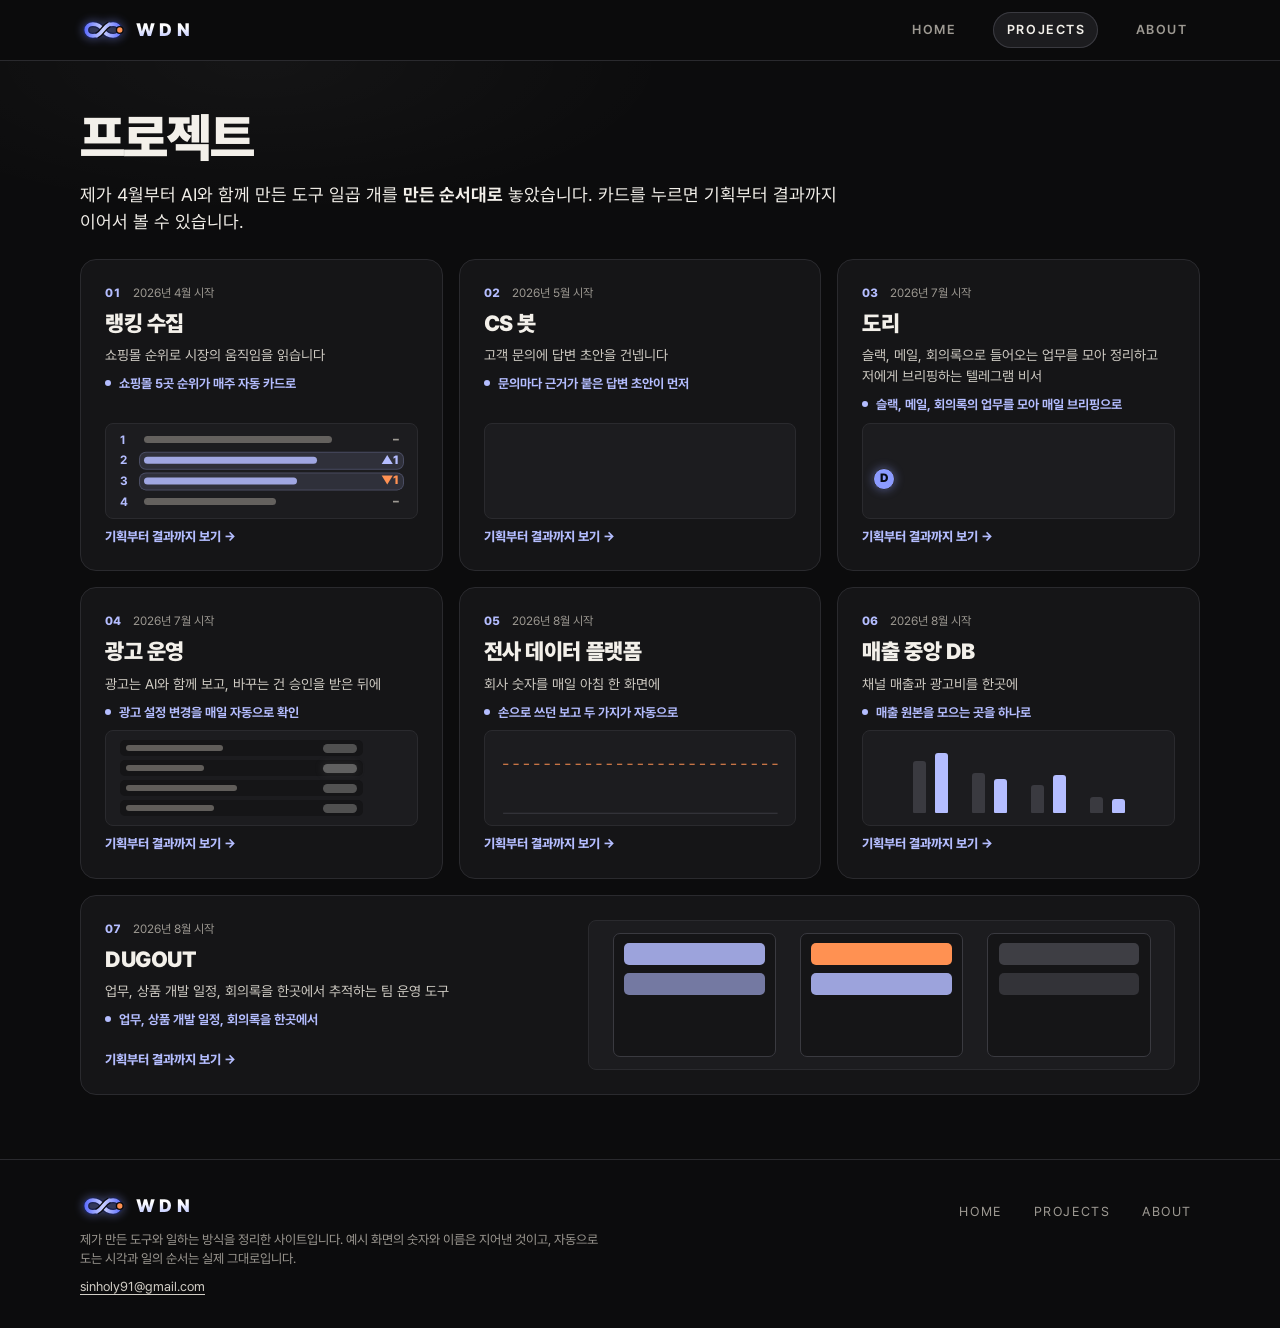
<file: projects.html>
<!doctype html>
<html lang="ko">
<head>
<meta charset="utf-8">
<meta name="viewport" content="width=device-width, initial-scale=1">
<title>프로젝트 · WANDONAM</title>
<meta name="description" content="제가 만든 도구 일곱 개">
<meta property="og:title" content="프로젝트 · WANDONAM">
<meta property="og:description" content="제가 만든 도구 일곱 개">
<meta property="og:type" content="website">
<meta property="og:locale" content="ko_KR">
<meta name="theme-color" content="#0C0C0D">
<meta name="robots" content="noindex, nofollow">
<link rel="icon" href="data:image/svg+xml,%3Csvg%20xmlns%3D%22%68ttp%3A%2F%2Fwww%2Ew3%2Eorg%2F2000%2Fsvg%22%20viewBox%3D%220%20-7%2040%2038%22%3E%3Cpath%20d%3D%22M20%2012%20C24%205.2%2034.6%205.2%2034.6%2012%20C34.6%2018.8%2024%2018.8%2020%2012%20C16%205.2%205.4%205.2%205.4%2012%20C5.4%2018.8%2016%2018.8%2020%2012%20Z%22%20fill%3D%22none%22%20stroke%3D%22%237E8CFF%22%20stroke-width%3D%225%22%20stroke-linejoin%3D%22round%22%2F%3E%3Cpath%20d%3D%22M14.6%2016.9%20C17%2015.6%2018.6%2014%2020%2012%20C21.4%2010%2023%208.4%2025.4%207.1%22%20fill%3D%22none%22%20stroke%3D%22%230C0C0D%22%20stroke-width%3D%227%22%2F%3E%3Cpath%20d%3D%22M14.6%2016.9%20C17%2015.6%2018.6%2014%2020%2012%20C21.4%2010%2023%208.4%2025.4%207.1%22%20fill%3D%22none%22%20stroke%3D%22%23AEB8FF%22%20stroke-width%3D%225%22%20stroke-linecap%3D%22round%22%2F%3E%3Ccircle%20cx%3D%2234.6%22%20cy%3D%2212%22%20r%3D%224%22%20fill%3D%22%23FF9152%22%2F%3E%3C%2Fsvg%3E">
<link rel="stylesheet" href="assets/site.css">
</head>
<body>
<script>document.documentElement.classList.add('js');</script>
<a class="skip" href="#main">본문으로 건너뛰기</a>
<header class="top">
  <div class="wrap">
    <a class="logo" href="index.html" aria-label="WDN 홈"><span class="logo-mark"><svg class="mark" viewBox="0 0 40 24" aria-hidden="true" focusable="false"><defs><linearGradient id="lgh" x1="4" y1="0" x2="36" y2="0" gradientUnits="userSpaceOnUse"><stop offset="0" stop-color="#5B6BFF"/><stop offset=".5" stop-color="#C9D0FF"/><stop offset="1" stop-color="#5B6BFF"/></linearGradient></defs><path d="M20 12 C24 5.2 34.6 5.2 34.6 12 C34.6 18.8 24 18.8 20 12 C16 5.2 5.4 5.2 5.4 12 C5.4 18.8 16 18.8 20 12 Z" fill="none" stroke="#1C2350" stroke-width="5.6" stroke-linejoin="round"/><path d="M20 12 C24 5.2 34.6 5.2 34.6 12 C34.6 18.8 24 18.8 20 12 C16 5.2 5.4 5.2 5.4 12 C5.4 18.8 16 18.8 20 12 Z" fill="none" stroke="url(#lgh)" stroke-width="3.2" stroke-linejoin="round"/><path d="M14.6 16.9 C17 15.6 18.6 14 20 12 C21.4 10 23 8.4 25.4 7.1" fill="none" stroke="#0C0C0D" stroke-width="5.4" stroke-linecap="butt"/><path d="M14.6 16.9 C17 15.6 18.6 14 20 12 C21.4 10 23 8.4 25.4 7.1" fill="none" stroke="url(#lgh)" stroke-width="3.2" stroke-linecap="round"/><circle class="dot" cx="34.6" cy="12" r="2.9" fill="#FF9152" stroke="#0C0C0D" stroke-width="1.2"/></svg></span><b class="logo-word">WDN</b></a>
    <button class="nav-toggle" id="navToggle" type="button" aria-label="메뉴 열기" aria-expanded="false" aria-controls="siteNav"><span></span><span></span><span></span></button>
    <nav class="site-nav" id="siteNav" aria-label="사이트 메뉴"><a href="index.html" lang="en">HOME</a><a href="projects.html" aria-current="page" lang="en">PROJECTS</a><a href="about.html" lang="en">ABOUT</a></nav>
  </div>
</header>
<main id="main">

<section class="page-head"><div class="wrap">
  <h1>프로젝트</h1>
  <p class="lead">제가 4월부터 AI와 함께 만든 도구 일곱 개를 <b>만든 순서대로</b> 놓았습니다. 카드를 누르면 기획부터 결과까지 이어서 볼 수 있습니다.</p>
</div></section>
<div class="wrap" style="padding-bottom:var(--s6)"><div class="pgrid"><a class="pcard reveal" href="projects/ranking.html">
  <div class="pc-top"><span class="pno">01</span><span class="when">2026년 4월 시작</span></div>
  <h3>랭킹 수집</h3><p>쇼핑몰 순위로 시장의 움직임을 읽습니다</p>
  <div class="pc-out"><span><span class="u">쇼핑몰 5곳 순위가 매주 자동 카드로</span></span></div>
  <div class="mini-fig" aria-hidden="true"><div class="mf mf-rank" data-rank><div class="rk-n"><b>1</b><b>2</b><b>3</b><b>4</b></div><div class="rk-rows"><div class="rk-r" style="--p:0"><i style="width:74%"></i><em class="up">▲2</em></div><div class="rk-r" style="--p:1"><i style="width:60%"></i><em class="new">New</em></div><div class="rk-r" style="--p:2"><i style="width:68%"></i><em class="dn">▼1</em></div><div class="rk-r" style="--p:3"><i style="width:52%"></i><em>–</em></div></div></div></div>
  <span class="go">기획부터 결과까지 보기 →</span>
</a>
<a class="pcard reveal" href="projects/cs-bot.html">
  <div class="pc-top"><span class="pno">02</span><span class="when">2026년 5월 시작</span></div>
  <h3>CS 봇</h3><p><span class="u">고객 문의에 답변 초안을 건넵니다</span></p>
  <div class="pc-out"><span>문의마다 근거가 붙은 답변 초안이 먼저</span></div>
  <div class="mini-fig" aria-hidden="true"><div class="mf mf-cs"><div class="b q"><i style="width:84%"></i><i style="width:56%"></i></div><div class="dots"><span></span><span></span><span></span></div><div class="b a"><i class="l1"></i><i class="l2"></i></div><span class="ok">✓ 확인</span></div></div>
  <span class="go">기획부터 결과까지 보기 →</span>
</a>
<a class="pcard reveal" href="projects/dori.html">
  <div class="pc-top"><span class="pno">03</span><span class="when">2026년 7월 시작</span></div>
  <h3>도리</h3><p>슬랙, 메일, 회의록으로 들어오는 업무를 모아 정리하고 저에게 브리핑하는 텔레그램 비서</p>
  <div class="pc-out"><span>슬랙, 메일, <span class="u">회의록의 업무를 모아 매일 브리핑으로</span></span></div>
  <div class="mini-fig" aria-hidden="true"><div class="mf mf-dori"><div class="b me"><i style="width:80%"></i></div><span class="av">D</span><div class="dots"><span></span><span></span><span></span></div><div class="b dr"><i class="l1"></i><i class="l2"></i><i class="l3"></i></div></div></div>
  <span class="go">기획부터 결과까지 보기 →</span>
</a>
<a class="pcard reveal" href="projects/ads.html">
  <div class="pc-top"><span class="pno">04</span><span class="when">2026년 7월 시작</span></div>
  <h3>광고 운영</h3><p><span class="u">광고는 AI와 함께 보고,</span> <span class="u">바꾸는 건 승인을 받은 뒤에</span></p>
  <div class="pc-out"><span><span class="u">광고 설정 변경을 매일 자동으로 확인</span></span></div>
  <div class="mini-fig" aria-hidden="true"><div class="mf mf-ads"><div class="scan"></div><div class="ar"><i></i><span class="ch c-keep"></span></div><div class="ar"><i style="width:34%"></i><span class="ch c-win"></span></div><div class="ar"><i style="width:48%"></i><span class="ch c-rev"></span></div><div class="ar"><i style="width:38%"></i><span class="ch c-keep"></span></div><span class="ok">✓</span></div></div>
  <span class="go">기획부터 결과까지 보기 →</span>
</a>
<a class="pcard reveal" href="projects/data-platform.html">
  <div class="pc-top"><span class="pno">05</span><span class="when">2026년 8월 시작</span></div>
  <h3>전사 데이터 플랫폼</h3><p><span class="u">회사 숫자를 매일 아침 한 화면에</span></p>
  <div class="pc-out"><span><span class="u">손으로 쓰던 보고 두 가지가 자동으로</span></span></div>
  <div class="mini-fig" aria-hidden="true"><div class="mf mf-pf"><svg viewBox="0 0 240 96" preserveAspectRatio="none"><path class="base" d="M14 84 H226"/><path class="goal" d="M14 34 H226"/><path class="ln" pathLength="100" d="M14 74 L46 62 L78 66 L110 46 L142 52 L174 32 L226 26"/><circle class="halo" cx="226" cy="26" r="4"/><circle class="end" cx="226" cy="26" r="4"/></svg></div></div>
  <span class="go">기획부터 결과까지 보기 →</span>
</a>
<a class="pcard reveal" href="projects/sales-db.html">
  <div class="pc-top"><span class="pno">06</span><span class="when">2026년 8월 시작</span></div>
  <h3>매출 중앙 DB</h3><p><span class="u">채널 매출과 광고비를 한곳에</span></p>
  <div class="pc-out"><span><span class="u">매출 원본을 모으는 곳을 하나로</span></span></div>
  <div class="mini-fig" aria-hidden="true"><div class="mf mf-db"><span class="bar prev" style="--h:52px"></span><span class="bar" style="--h:60px"></span><span class="gap"></span><span class="bar prev" style="--h:40px"></span><span class="bar" style="--h:34px"></span><span class="gap"></span><span class="bar prev" style="--h:28px"></span><span class="bar" style="--h:38px"></span><span class="gap"></span><span class="bar prev" style="--h:16px"></span><span class="bar" style="--h:14px"></span></div></div>
  <span class="go">기획부터 결과까지 보기 →</span>
</a>
<a class="pcard reveal wide" href="projects/dugout.html">
  <div class="pc-top"><span class="pno">07</span><span class="when">2026년 8월 시작</span></div>
  <h3>DUGOUT</h3><p>업무, <span class="u">상품 개발 일정,</span> 회의록을 한곳에서 추적하는 팀 운영 도구</p>
  <div class="pc-out"><span>업무, <span class="u">상품 개발 일정,</span> <span class="u">회의록을 한곳에서</span></span></div>
  <div class="mini-fig" aria-hidden="true"><div class="mf mf-dg"><span class="col"></span><span class="col"></span><span class="col"></span><span class="cd c1"></span><span class="cd c2"></span><span class="cd c3"></span><span class="cd c4"></span><span class="cd mv"></span><span class="cd nw"></span></div></div>
  <span class="go">기획부터 결과까지 보기 →</span>
</a></div></div>
</main>
<footer class="site-foot">
  <div class="wrap">
    <div><a class="logo" href="index.html" aria-label="WDN 홈"><span class="logo-mark"><svg class="mark" viewBox="0 0 40 24" aria-hidden="true" focusable="false"><defs><linearGradient id="lgf" x1="4" y1="0" x2="36" y2="0" gradientUnits="userSpaceOnUse"><stop offset="0" stop-color="#5B6BFF"/><stop offset=".5" stop-color="#C9D0FF"/><stop offset="1" stop-color="#5B6BFF"/></linearGradient></defs><path d="M20 12 C24 5.2 34.6 5.2 34.6 12 C34.6 18.8 24 18.8 20 12 C16 5.2 5.4 5.2 5.4 12 C5.4 18.8 16 18.8 20 12 Z" fill="none" stroke="#1C2350" stroke-width="5.6" stroke-linejoin="round"/><path d="M20 12 C24 5.2 34.6 5.2 34.6 12 C34.6 18.8 24 18.8 20 12 C16 5.2 5.4 5.2 5.4 12 C5.4 18.8 16 18.8 20 12 Z" fill="none" stroke="url(#lgf)" stroke-width="3.2" stroke-linejoin="round"/><path d="M14.6 16.9 C17 15.6 18.6 14 20 12 C21.4 10 23 8.4 25.4 7.1" fill="none" stroke="#0C0C0D" stroke-width="5.4" stroke-linecap="butt"/><path d="M14.6 16.9 C17 15.6 18.6 14 20 12 C21.4 10 23 8.4 25.4 7.1" fill="none" stroke="url(#lgf)" stroke-width="3.2" stroke-linecap="round"/><circle class="dot" cx="34.6" cy="12" r="2.9" fill="#FF9152" stroke="#0C0C0D" stroke-width="1.2"/></svg></span><b class="logo-word">WDN</b></a>
      <p style="margin-top:10px">제가 만든 도구와 일하는 방식을 정리한 사이트입니다. 예시 화면의 숫자와 이름은 지어낸 것이고, 자동으로 도는 시각과 일의 순서는 실제 그대로입니다.</p>
      <p class="foot-mail"><a href="mailto:sinholy91@gmail.com">sinholy91@gmail.com</a></p></div>
    <nav class="fl" aria-label="바닥 메뉴"><a href="index.html" lang="en">HOME</a><a href="projects.html" lang="en">PROJECTS</a><a href="about.html" lang="en">ABOUT</a></nav>
  </div>
</footer>
<script src="assets/site.js"></script>
</body>
</html>
</file>
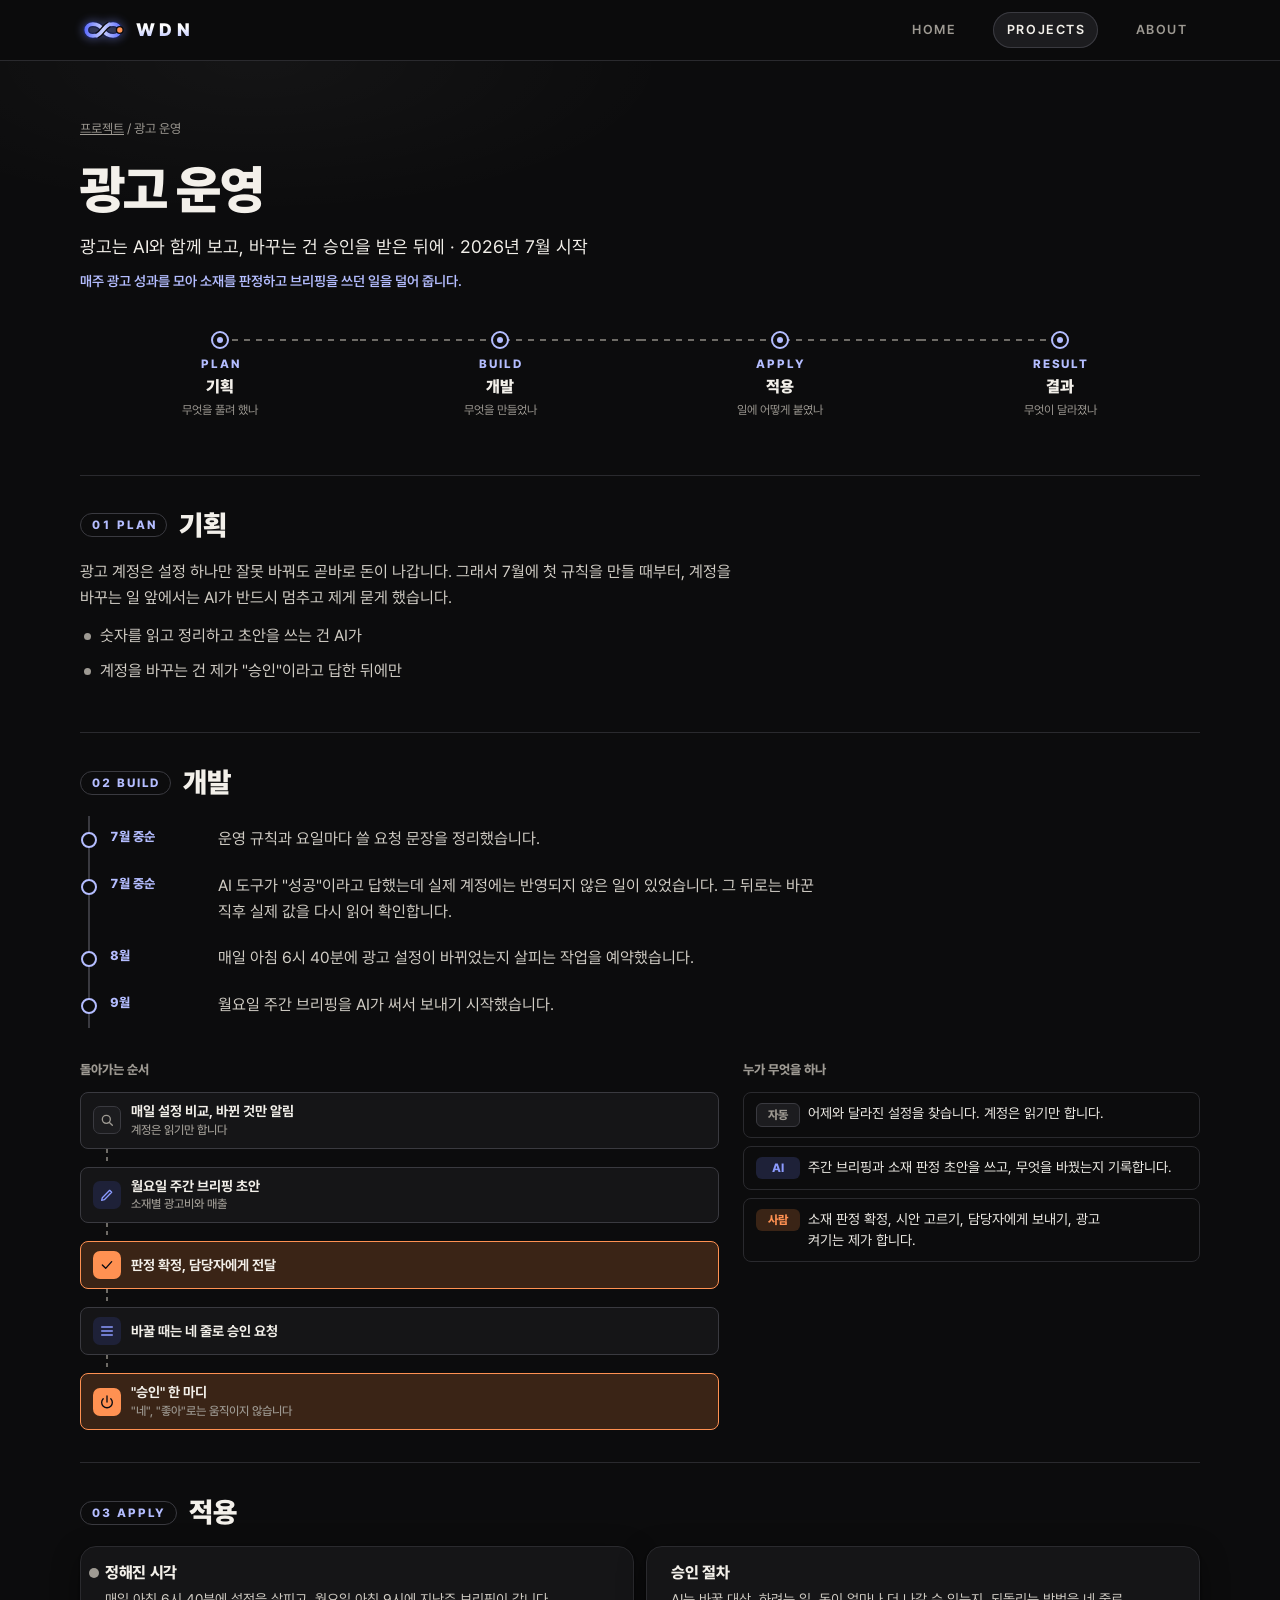
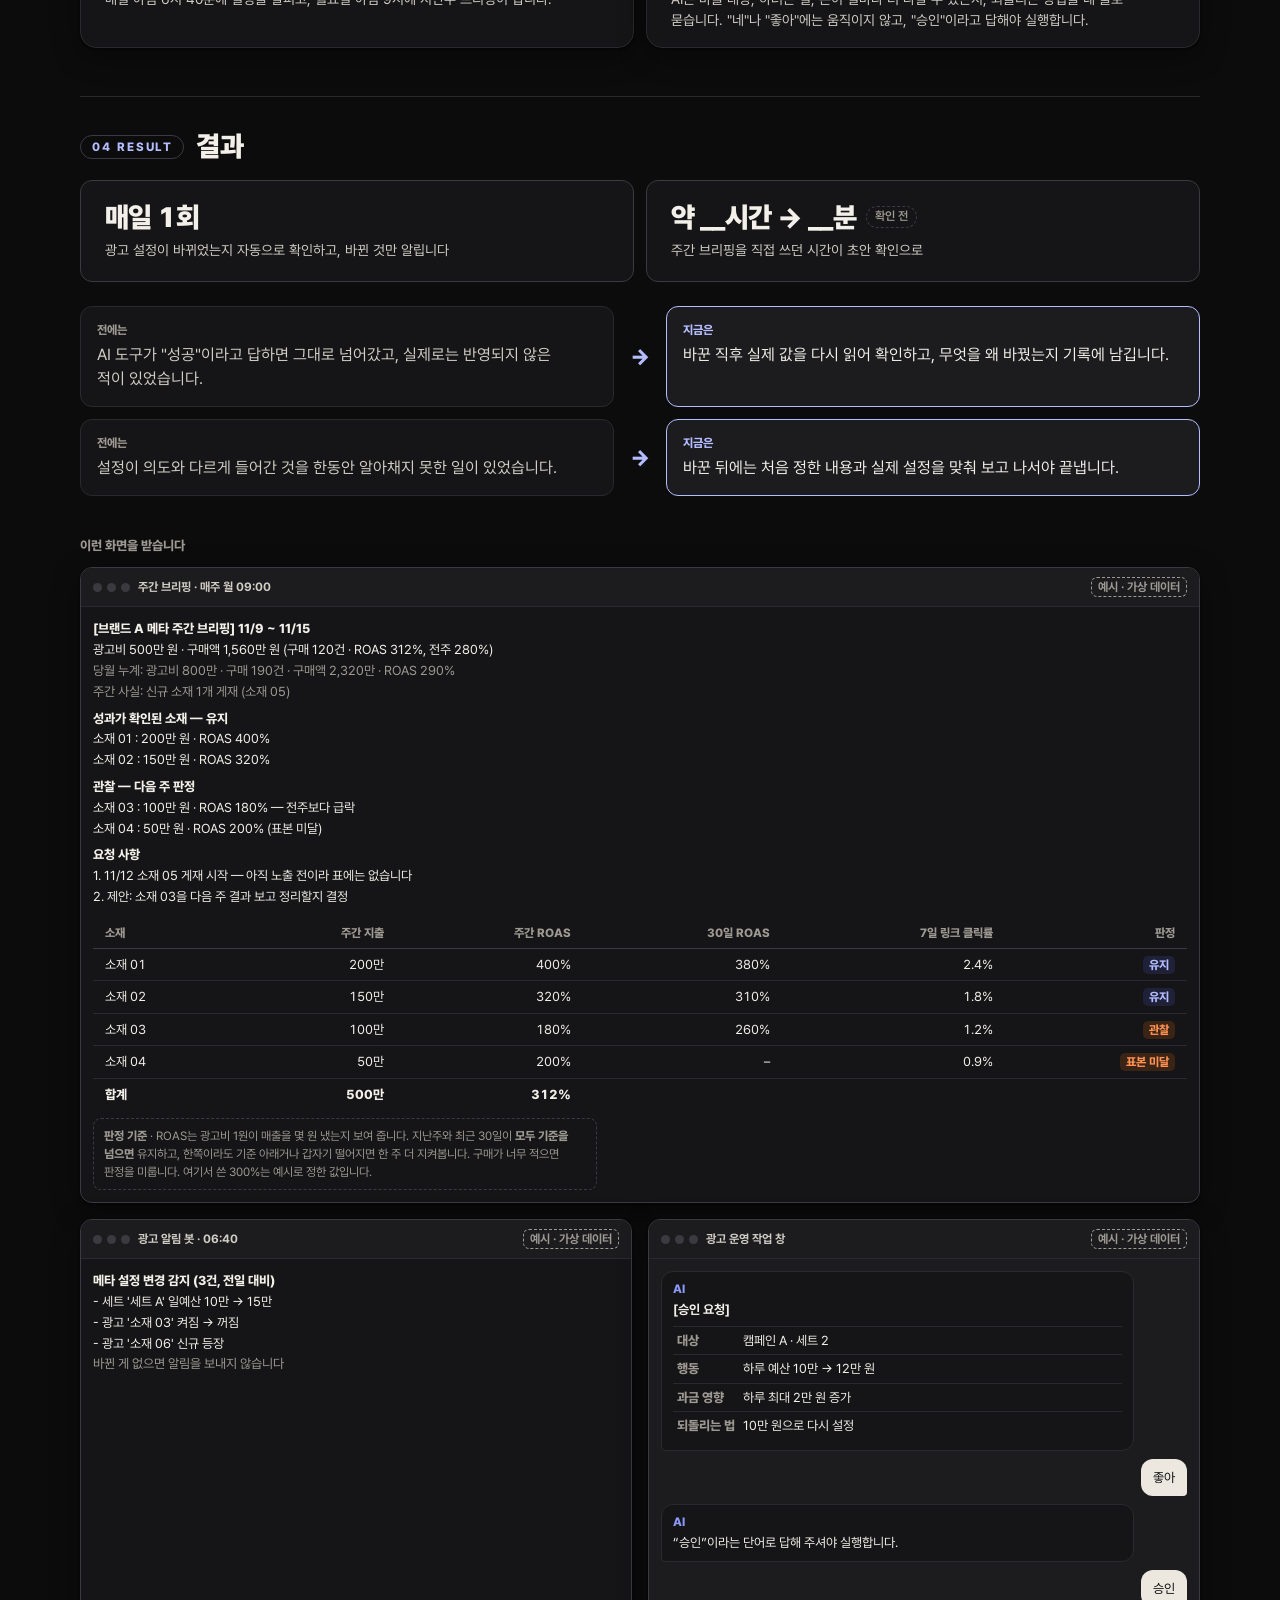
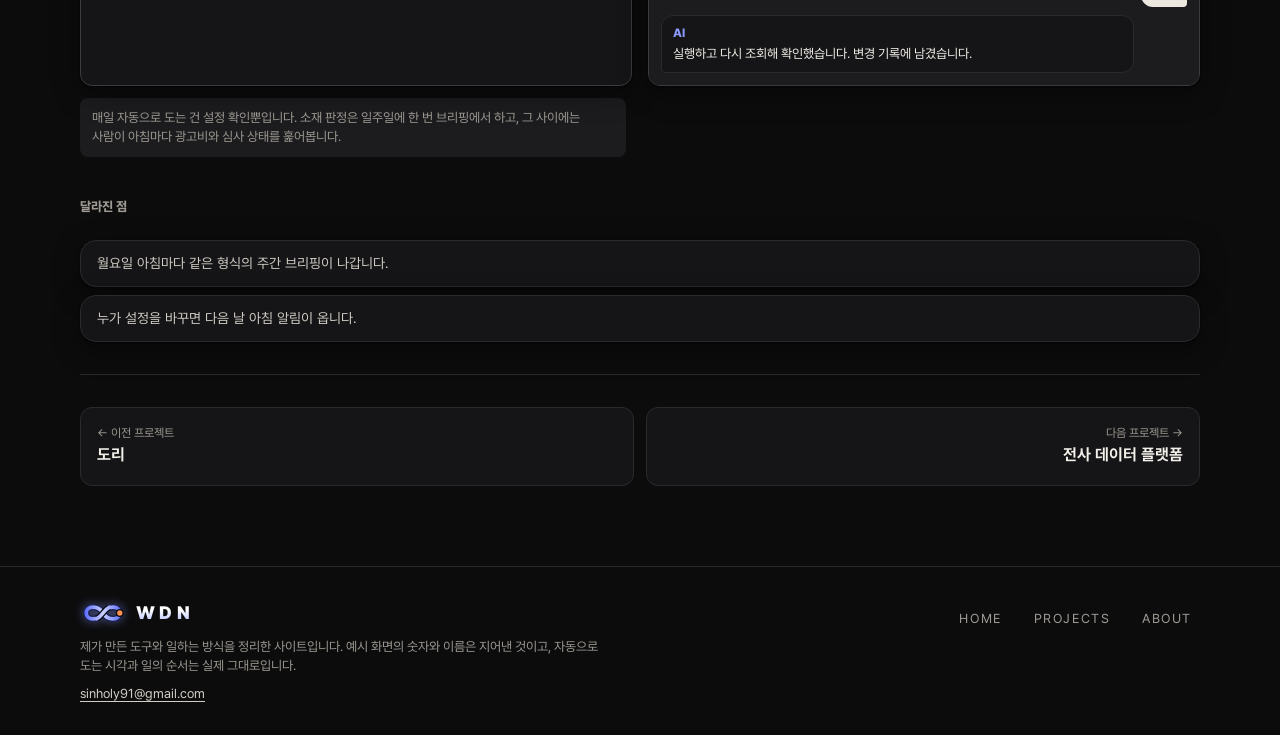
<file: projects/ads.html>
<!doctype html>
<html lang="ko">
<head>
<meta charset="utf-8">
<meta name="viewport" content="width=device-width, initial-scale=1">
<title>광고 운영 · WANDONAM</title>
<meta name="description" content="광고는 AI와 함께 보고, 바꾸는 건 승인을 받은 뒤에">
<meta property="og:title" content="광고 운영 · WANDONAM">
<meta property="og:description" content="광고는 AI와 함께 보고, 바꾸는 건 승인을 받은 뒤에">
<meta property="og:type" content="website">
<meta property="og:locale" content="ko_KR">
<meta name="theme-color" content="#0C0C0D">
<meta name="robots" content="noindex, nofollow">
<link rel="icon" href="data:image/svg+xml,%3Csvg%20xmlns%3D%22%68ttp%3A%2F%2Fwww%2Ew3%2Eorg%2F2000%2Fsvg%22%20viewBox%3D%220%20-7%2040%2038%22%3E%3Cpath%20d%3D%22M20%2012%20C24%205.2%2034.6%205.2%2034.6%2012%20C34.6%2018.8%2024%2018.8%2020%2012%20C16%205.2%205.4%205.2%205.4%2012%20C5.4%2018.8%2016%2018.8%2020%2012%20Z%22%20fill%3D%22none%22%20stroke%3D%22%237E8CFF%22%20stroke-width%3D%225%22%20stroke-linejoin%3D%22round%22%2F%3E%3Cpath%20d%3D%22M14.6%2016.9%20C17%2015.6%2018.6%2014%2020%2012%20C21.4%2010%2023%208.4%2025.4%207.1%22%20fill%3D%22none%22%20stroke%3D%22%230C0C0D%22%20stroke-width%3D%227%22%2F%3E%3Cpath%20d%3D%22M14.6%2016.9%20C17%2015.6%2018.6%2014%2020%2012%20C21.4%2010%2023%208.4%2025.4%207.1%22%20fill%3D%22none%22%20stroke%3D%22%23AEB8FF%22%20stroke-width%3D%225%22%20stroke-linecap%3D%22round%22%2F%3E%3Ccircle%20cx%3D%2234.6%22%20cy%3D%2212%22%20r%3D%224%22%20fill%3D%22%23FF9152%22%2F%3E%3C%2Fsvg%3E">
<link rel="stylesheet" href="../assets/site.css">
</head>
<body>
<script>document.documentElement.classList.add('js');</script>
<a class="skip" href="#main">본문으로 건너뛰기</a>
<header class="top">
  <div class="wrap">
    <a class="logo" href="../index.html" aria-label="WDN 홈"><span class="logo-mark"><svg class="mark" viewBox="0 0 40 24" aria-hidden="true" focusable="false"><defs><linearGradient id="lgh" x1="4" y1="0" x2="36" y2="0" gradientUnits="userSpaceOnUse"><stop offset="0" stop-color="#5B6BFF"/><stop offset=".5" stop-color="#C9D0FF"/><stop offset="1" stop-color="#5B6BFF"/></linearGradient></defs><path d="M20 12 C24 5.2 34.6 5.2 34.6 12 C34.6 18.8 24 18.8 20 12 C16 5.2 5.4 5.2 5.4 12 C5.4 18.8 16 18.8 20 12 Z" fill="none" stroke="#1C2350" stroke-width="5.6" stroke-linejoin="round"/><path d="M20 12 C24 5.2 34.6 5.2 34.6 12 C34.6 18.8 24 18.8 20 12 C16 5.2 5.4 5.2 5.4 12 C5.4 18.8 16 18.8 20 12 Z" fill="none" stroke="url(#lgh)" stroke-width="3.2" stroke-linejoin="round"/><path d="M14.6 16.9 C17 15.6 18.6 14 20 12 C21.4 10 23 8.4 25.4 7.1" fill="none" stroke="#0C0C0D" stroke-width="5.4" stroke-linecap="butt"/><path d="M14.6 16.9 C17 15.6 18.6 14 20 12 C21.4 10 23 8.4 25.4 7.1" fill="none" stroke="url(#lgh)" stroke-width="3.2" stroke-linecap="round"/><circle class="dot" cx="34.6" cy="12" r="2.9" fill="#FF9152" stroke="#0C0C0D" stroke-width="1.2"/></svg></span><b class="logo-word">WDN</b></a>
    <button class="nav-toggle" id="navToggle" type="button" aria-label="메뉴 열기" aria-expanded="false" aria-controls="siteNav"><span></span><span></span><span></span></button>
    <nav class="site-nav" id="siteNav" aria-label="사이트 메뉴"><a href="../index.html" lang="en">HOME</a><a href="../projects.html" aria-current="page" lang="en">PROJECTS</a><a href="../about.html" lang="en">ABOUT</a></nav>
  </div>
</header>
<main id="main">

<section class="page-head"><div class="wrap">
  <div class="crumb"><a href="../projects.html">프로젝트</a> / 광고 운영</div>
  <h1>광고 운영</h1>
  <p class="lead"><span class="u">광고는 AI와 함께 보고,</span> <span class="u">바꾸는 건 승인을 받은 뒤에 ·</span> <span class="u">2026년 7월 시작</span></p>
  <p class="relief">매주 광고 성과를 모아 소재를 판정하고 브리핑을 쓰던 일을 덜어 줍니다.</p>
  <nav class="stepper" aria-label="진행 단계">
    <a href="#plan"><span class="dot"></span><span class="en" lang="en">PLAN</span><b>기획</b><small>무엇을 풀려 했나</small></a>
    <a href="#dev"><span class="dot"></span><span class="en" lang="en">BUILD</span><b>개발</b><small>무엇을 만들었나</small></a>
    <a href="#apply"><span class="dot"></span><span class="en" lang="en">APPLY</span><b>적용</b><small>일에 어떻게 붙였나</small></a>
    <a href="#result"><span class="dot"></span><span class="en" lang="en">RESULT</span><b>결과</b><small>무엇이 달라졌나</small></a>
  </nav>
</div></section>
<div class="wrap">
  <section class="phase reveal" id="plan"><div class="phase-head"><span class="k" lang="en">01 PLAN</span><h2>기획</h2></div>
    <p class="body">광고 계정은 설정 하나만 잘못 바꿔도 곧바로 돈이 나갑니다. 그래서 7월에 첫 규칙을 만들 때부터, 계정을 바꾸는 일 앞에서는 AI가 반드시 멈추고 제게 묻게 했습니다.</p><ul class="bul"><li>숫자를 읽고 정리하고 초안을 쓰는 건 AI가</li><li>계정을 바꾸는 건 제가 "승인"이라고 답한 뒤에만</li></ul>
  </section>
  <section class="phase reveal" id="dev"><div class="phase-head"><span class="k" lang="en">02 BUILD</span><h2>개발</h2></div>
    <ol class="tl"><li><span class="d">7월 중순</span><span class="x">운영 규칙과 요일마다 쓸 요청 문장을 정리했습니다.</span></li><li><span class="d">7월 중순</span><span class="x">AI 도구가 "성공"이라고 답했는데 실제 계정에는 반영되지 않은 일이 있었습니다. 그 뒤로는 바꾼 직후 실제 값을 다시 읽어 확인합니다.</span></li><li><span class="d">8월</span><span class="x">매일 아침 6시 40분에 광고 설정이 바뀌었는지 살피는 작업을 예약했습니다.</span></li><li><span class="d">9월</span><span class="x">월요일 주간 브리핑을 AI가 써서 보내기 시작했습니다.</span></li></ol>
    <div class="sub-row">
      <div><div class="block-t">돌아가는 순서</div><div class="flow"><div class="node"><span class="ic"><svg viewBox="0 0 24 24"><circle cx="11" cy="11" r="6"/><path d="M20 20l-4-4"/></svg></span><div>매일 설정 비교, 바뀐 것만 알림<small>계정은 읽기만 합니다</small></div></div><div class="node ai"><span class="ic"><svg viewBox="0 0 24 24"><path d="M4 20l4-1 11-11-3-3L5 16z"/></svg></span><div>월요일 주간 브리핑 초안<small>소재별 광고비와 매출</small></div></div><div class="node hu"><span class="ic"><svg viewBox="0 0 24 24"><path d="M5 12l5 5 9-10"/></svg></span><div>판정 확정, 담당자에게 전달</div></div><div class="node ai"><span class="ic"><svg viewBox="0 0 24 24"><path d="M4 6h16M4 12h16M4 18h16"/></svg></span><div>바꿀 때는 네 줄로 승인 요청</div></div><div class="node hu"><span class="ic"><svg viewBox="0 0 24 24"><path d="M12 3v9"/><path d="M6.3 7a8 8 0 1 0 11.4 0"/></svg></span><div>"승인" 한 마디<small>"네", "좋아"로는 움직이지 않습니다</small></div></div></div></div>
      <div><div class="block-t">누가 무엇을 하나</div><ul class="keys"><li class="k-auto"><b>자동</b>어제와 달라진 설정을 찾습니다. 계정은 읽기만 합니다.</li><li class="k-ai"><b>AI</b>주간 브리핑과 소재 판정 초안을 쓰고, 무엇을 바꿨는지 기록합니다.</li><li class="k-hu"><b>사람</b>소재 판정 확정, 시안 고르기, 담당자에게 보내기, 광고 켜기는 제가 합니다.</li></ul></div>
    </div>
  </section>
  <section class="phase reveal" id="apply"><div class="phase-head"><span class="k" lang="en">03 APPLY</span><h2>적용</h2></div>
    <div class="apply-grid"><div class="card"><h3><i class="dot d-auto" title="자동 실행"></i>정해진 시각</h3><p>매일 아침 6시 40분에 설정을 살피고, 월요일 아침 9시에 지난주 브리핑이 갑니다.</p></div><div class="card"><h3>승인 절차</h3><p>AI는 바꿀 대상, 하려는 일, 돈이 얼마나 더 나갈 수 있는지, 되돌리는 방법을 네 줄로 묻습니다. "네"나 "좋아"에는 움직이지 않고, "승인"이라고 답해야 실행합니다.</p></div></div>
  </section>
  <section class="phase" id="result"><div class="phase-head"><span class="k" lang="en">04 RESULT</span><h2>결과</h2></div>
    <div class="outcome"><div class="oc"><b><span class="u">매일 1회</span></b><span>광고 설정이 바뀌었는지 자동으로 확인하고, 바뀐 것만 알립니다</span></div><div class="oc"><b><span class="u">약 __시간 → __분</span><span class="unconf">확인 전</span></b><span>주간 브리핑을 직접 쓰던 시간이 초안 확인으로</span></div></div><div class="ba"><div class="ba-row"><div class="ba-b"><span>전에는</span>AI 도구가 "성공"이라고 답하면 그대로 넘어갔고, 실제로는 반영되지 않은 적이 있었습니다.</div><div class="ba-arrow" aria-hidden="true">→</div><div class="ba-a"><span>지금은</span>바꾼 직후 실제 값을 다시 읽어 확인하고, 무엇을 왜 바꿨는지 기록에 남깁니다.</div></div><div class="ba-row"><div class="ba-b"><span>전에는</span>설정이 의도와 다르게 들어간 것을 한동안 알아채지 못한 일이 있었습니다.</div><div class="ba-arrow" aria-hidden="true">→</div><div class="ba-a"><span>지금은</span>바꾼 뒤에는 처음 정한 내용과 실제 설정을 맞춰 보고 나서야 끝냅니다.</div></div></div>
    <div class="block-t">이런 화면을 받습니다</div>
  <div class="outs one">
    <div class="mock">
      <div class="mock-bar"><span class="dots"><i></i><i></i><i></i></span><span class="ttl">주간 브리핑 · 매주 월 09:00</span><span class="fake">예시 · 가상 데이터</span></div>
      <div class="mock-body txt">
        <span class="h">[브랜드 A 메타 주간 브리핑] 11/9 ~ 11/15</span>
        <span class="li">광고비 500만 원 · 구매액 1,560만 원 (구매 120건 · ROAS 312%, 전주 280%)</span>
        <span class="li mut">당월 누계: 광고비 800만 · 구매 190건 · 구매액 2,320만 · ROAS 290%</span>
        <span class="li mut">주간 사실: 신규 소재 1개 게재 (소재 05)</span>
        <span class="h">성과가 확인된 소재 — 유지</span>
        <span class="li">소재 01 : 200만 원 · ROAS 400%</span>
        <span class="li">소재 02 : 150만 원 · ROAS 320%</span>
        <span class="h">관찰 — 다음 주 판정</span>
        <span class="li">소재 03 : 100만 원 · ROAS 180% — 전주보다 급락</span>
        <span class="li">소재 04 : 50만 원 · ROAS 200% (표본 미달)</span>
        <span class="h">요청 사항</span>
        <span class="li">1. 11/12 소재 05 게재 시작 — 아직 노출 전이라 표에는 없습니다</span>
        <span class="li">2. 제안: 소재 03을 다음 주 결과 보고 정리할지 결정</span>
        <div class="tw" style="margin-top:10px">
          <table class="otbl keylast">
            <tr><th>소재</th><th>주간 지출</th><th>주간 ROAS</th><th>30일 ROAS</th><th>7일 링크 클릭률</th><th>판정</th></tr>
            <tr><td>소재 01</td><td>200만</td><td>400%</td><td>380%</td><td>2.4%</td><td><span class="tag keep">유지</span></td></tr>
            <tr><td>소재 02</td><td>150만</td><td>320%</td><td>310%</td><td>1.8%</td><td><span class="tag keep">유지</span></td></tr>
            <tr><td>소재 03</td><td>100만</td><td>180%</td><td>260%</td><td>1.2%</td><td><span class="tag watch">관찰</span></td></tr>
            <tr><td>소재 04</td><td>50만</td><td>200%</td><td>–</td><td>0.9%</td><td><span class="tag watch">표본 미달</span></td></tr>
            <tr class="sum"><td>합계</td><td>500만</td><td>312%</td><td></td><td></td><td></td></tr>
          </table>
        </div>
        <p class="rule-note"><b>판정 기준</b> · ROAS는 광고비 1원이 매출을 몇 원 냈는지 보여 줍니다. 지난주와 최근 30일이 <b>모두 기준을 넘으면</b> 유지하고, 한쪽이라도 기준 아래거나 갑자기 떨어지면 한 주 더 지켜봅니다. 구매가 너무 적으면 판정을 미룹니다. 여기서 쓴 300%는 예시로 정한 값입니다.</p>
      </div>
    </div>
  </div>
  <div class="outs" style="margin-top:var(--s4)">
    <div class="stack" style="display:contents">
      <div class="mock">
        <div class="mock-bar"><span class="dots"><i></i><i></i><i></i></span><span class="ttl">광고 알림 봇 · 06:40</span><span class="fake">예시 · 가상 데이터</span></div>
        <div class="mock-body txt">
          <span class="h">메타 설정 변경 감지 (3건, 전일 대비)</span>
          <span class="li">- 세트 '세트 A' 일예산 10만 → 15만</span>
          <span class="li">- 광고 '소재 03' 켜짐 → 꺼짐</span>
          <span class="li">- 광고 '소재 06' 신규 등장</span>
          <span class="li mut">바뀐 게 없으면 알림을 보내지 않습니다</span>
        </div>
      </div>
      <div class="mock">
        <div class="mock-bar"><span class="dots"><i></i><i></i><i></i></span><span class="ttl">광고 운영 작업 창</span><span class="fake">예시 · 가상 데이터</span></div>
        <div class="chat">
          <div class="bub"><span class="who">AI</span><b>[승인 요청]</b>
            <table class="req"><tr><td>대상</td><td>캠페인 A · 세트 2</td></tr><tr><td>행동</td><td>하루 예산 10만 → 12만 원</td></tr><tr><td>과금 영향</td><td>하루 최대 2만 원 증가</td></tr><tr><td>되돌리는 법</td><td>10만 원으로 다시 설정</td></tr></table></div>
          <div class="bub me">좋아</div>
          <div class="bub"><span class="who">AI</span>“승인”이라는 단어로 답해 주셔야 실행합니다.</div>
          <div class="bub me">승인</div>
          <div class="bub"><span class="who">AI</span>실행하고 다시 조회해 확인했습니다. 변경 기록에 남겼습니다.</div>
        </div>
      </div>
    </div>
  </div>
  <p class="note">매일 자동으로 도는 건 설정 확인뿐입니다. 소재 판정은 일주일에 한 번 브리핑에서 하고, 그 사이에는 사람이 아침마다 광고비와 심사 상태를 훑어봅니다.</p>
  
    <div class="block-t">달라진 점</div><div class="changes"><div class="card"><span>월요일 아침마다 같은 형식의 주간 브리핑이 나갑니다.</span></div><div class="card"><span>누가 설정을 바꾸면 다음 날 아침 알림이 옵니다.</span></div></div>
    
  </section>
  <nav class="pn-nav" aria-label="다른 프로젝트">
    <a href="dori.html"><small>← 이전 프로젝트</small><b>도리</b></a>
    <a class="nx" href="data-platform.html"><small>다음 프로젝트 →</small><b>전사 데이터 플랫폼</b></a>
  </nav>
</div>
</main>
<footer class="site-foot">
  <div class="wrap">
    <div><a class="logo" href="../index.html" aria-label="WDN 홈"><span class="logo-mark"><svg class="mark" viewBox="0 0 40 24" aria-hidden="true" focusable="false"><defs><linearGradient id="lgf" x1="4" y1="0" x2="36" y2="0" gradientUnits="userSpaceOnUse"><stop offset="0" stop-color="#5B6BFF"/><stop offset=".5" stop-color="#C9D0FF"/><stop offset="1" stop-color="#5B6BFF"/></linearGradient></defs><path d="M20 12 C24 5.2 34.6 5.2 34.6 12 C34.6 18.8 24 18.8 20 12 C16 5.2 5.4 5.2 5.4 12 C5.4 18.8 16 18.8 20 12 Z" fill="none" stroke="#1C2350" stroke-width="5.6" stroke-linejoin="round"/><path d="M20 12 C24 5.2 34.6 5.2 34.6 12 C34.6 18.8 24 18.8 20 12 C16 5.2 5.4 5.2 5.4 12 C5.4 18.8 16 18.8 20 12 Z" fill="none" stroke="url(#lgf)" stroke-width="3.2" stroke-linejoin="round"/><path d="M14.6 16.9 C17 15.6 18.6 14 20 12 C21.4 10 23 8.4 25.4 7.1" fill="none" stroke="#0C0C0D" stroke-width="5.4" stroke-linecap="butt"/><path d="M14.6 16.9 C17 15.6 18.6 14 20 12 C21.4 10 23 8.4 25.4 7.1" fill="none" stroke="url(#lgf)" stroke-width="3.2" stroke-linecap="round"/><circle class="dot" cx="34.6" cy="12" r="2.9" fill="#FF9152" stroke="#0C0C0D" stroke-width="1.2"/></svg></span><b class="logo-word">WDN</b></a>
      <p style="margin-top:10px">제가 만든 도구와 일하는 방식을 정리한 사이트입니다. 예시 화면의 숫자와 이름은 지어낸 것이고, 자동으로 도는 시각과 일의 순서는 실제 그대로입니다.</p>
      <p class="foot-mail"><a href="mailto:sinholy91@gmail.com">sinholy91@gmail.com</a></p></div>
    <nav class="fl" aria-label="바닥 메뉴"><a href="../index.html" lang="en">HOME</a><a href="../projects.html" lang="en">PROJECTS</a><a href="../about.html" lang="en">ABOUT</a></nav>
  </div>
</footer>
<script src="../assets/site.js"></script>
</body>
</html>
</file>
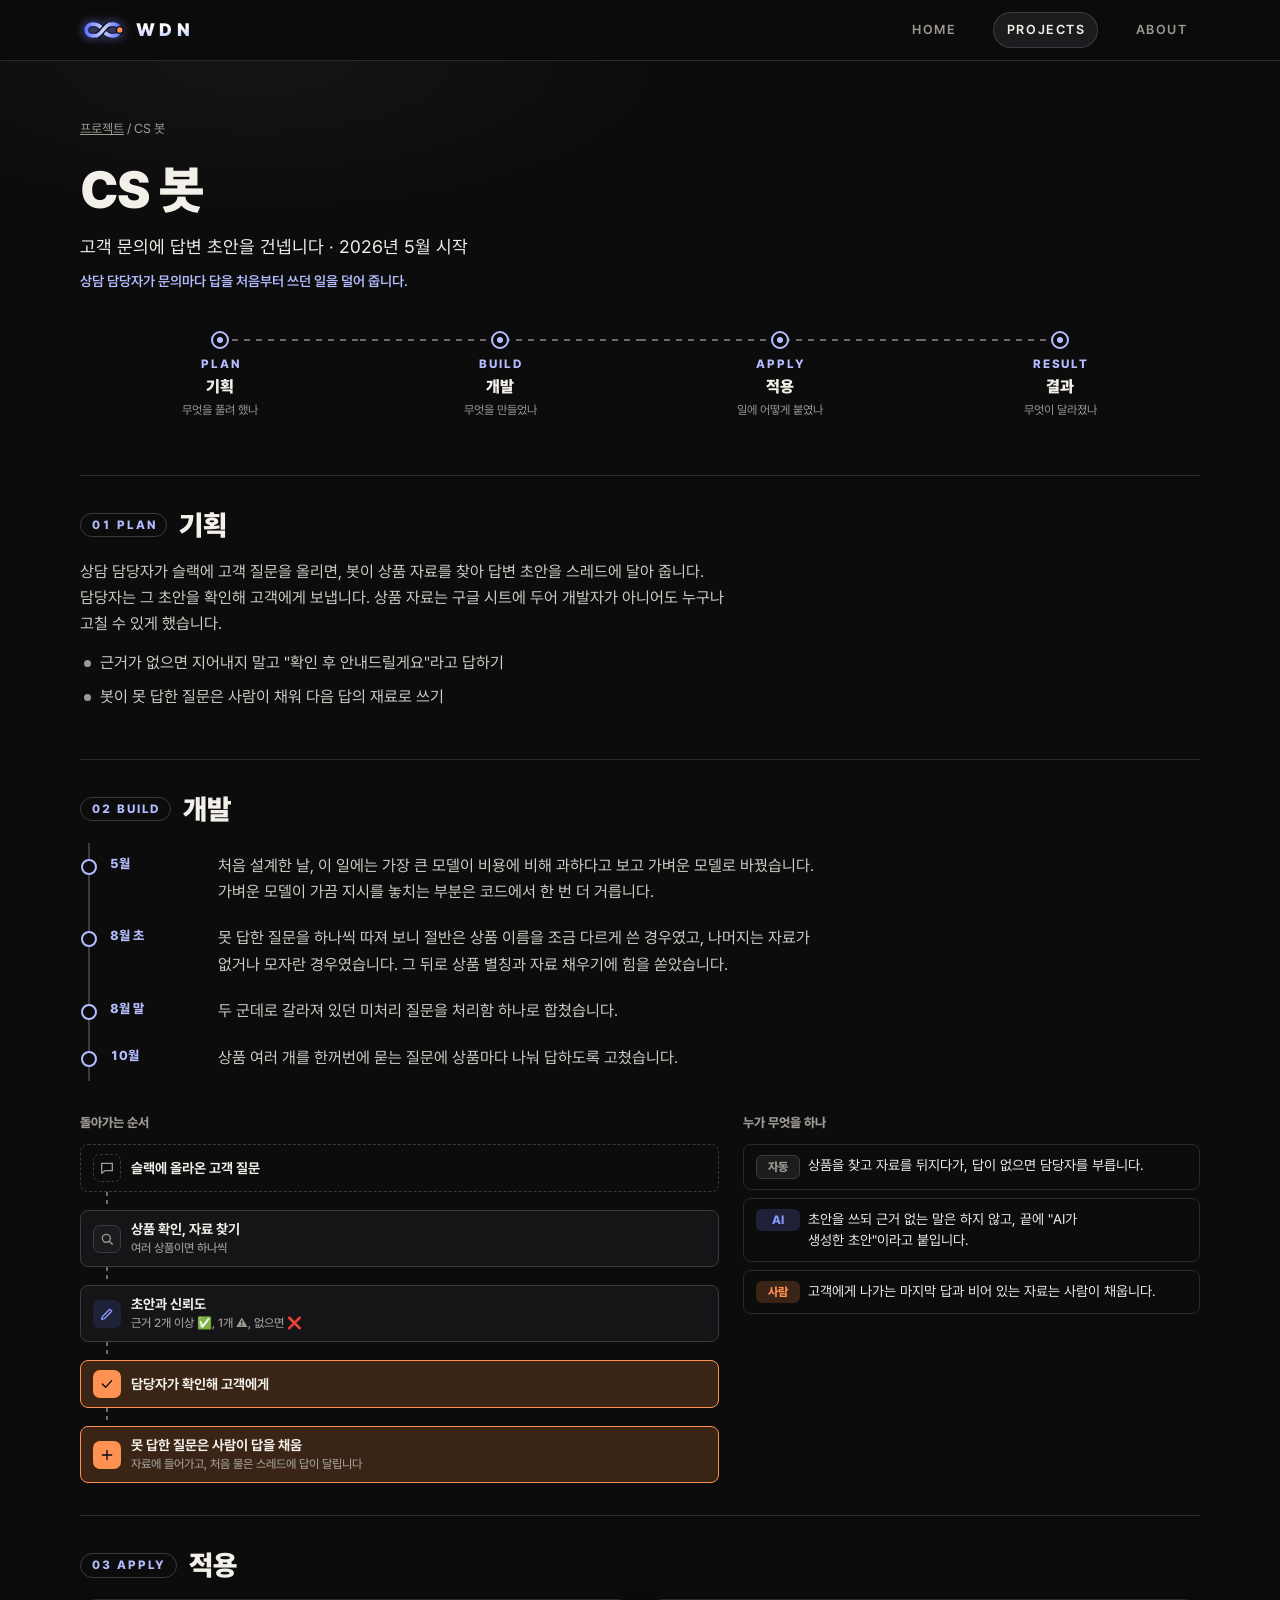
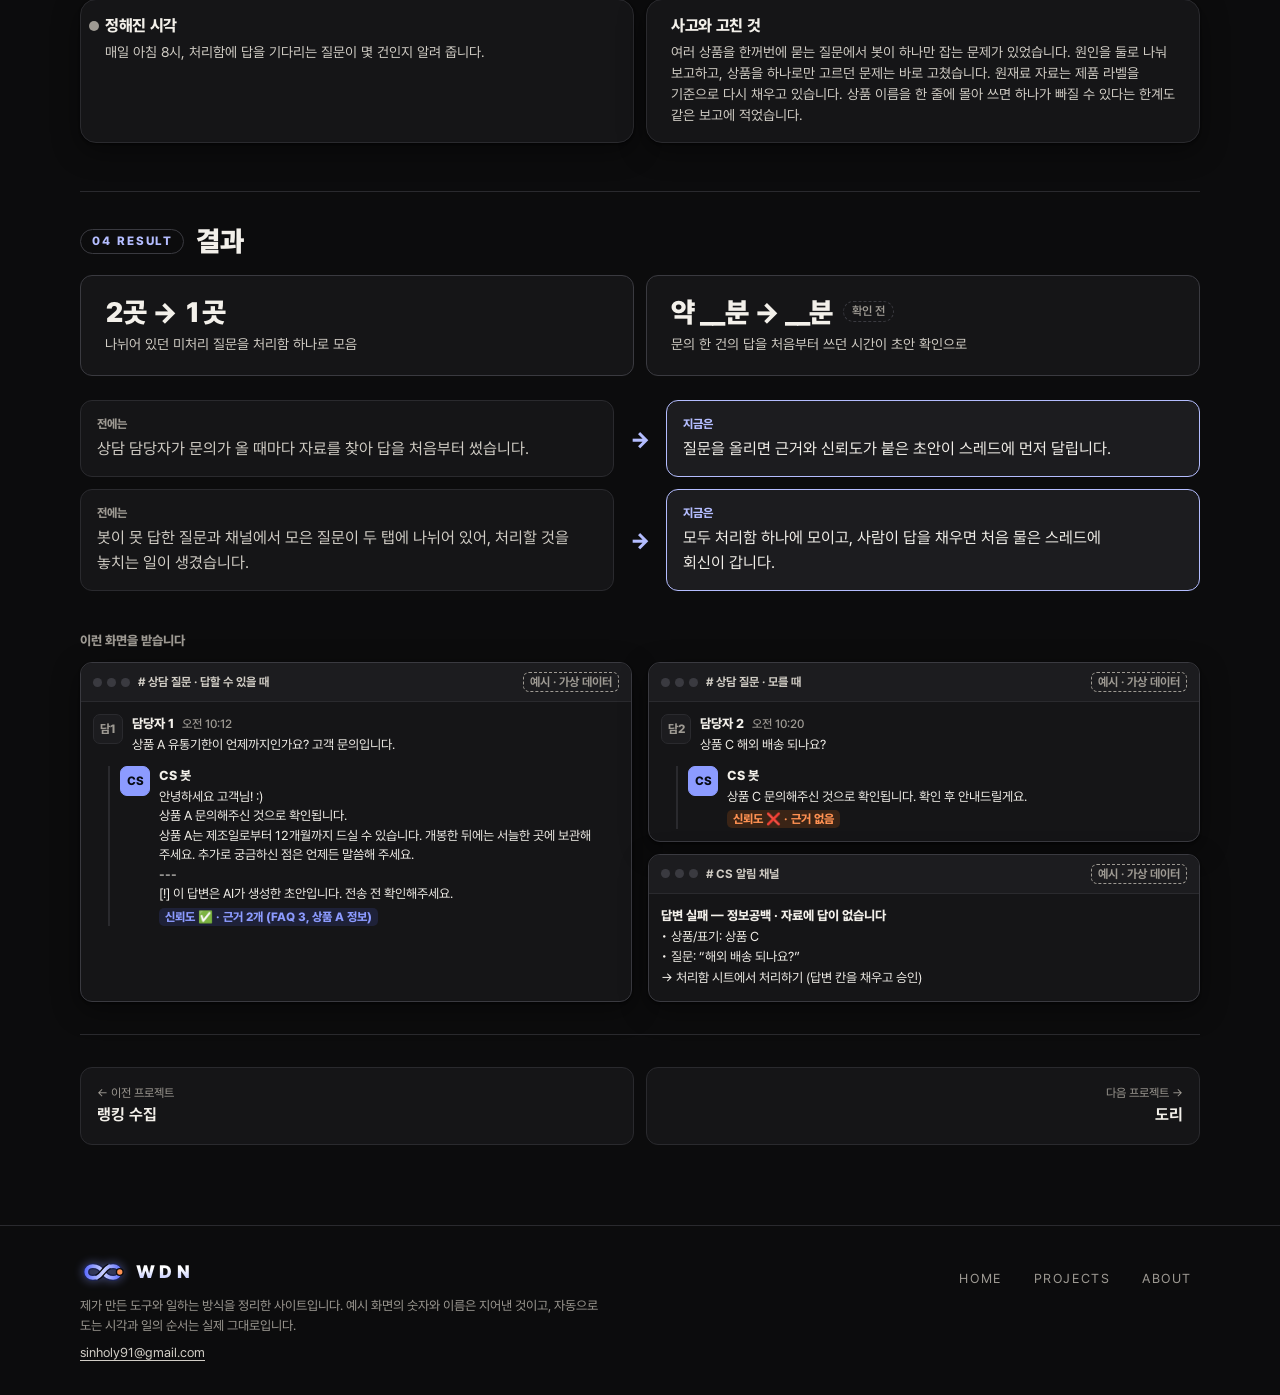
<file: projects/cs-bot.html>
<!doctype html>
<html lang="ko">
<head>
<meta charset="utf-8">
<meta name="viewport" content="width=device-width, initial-scale=1">
<title>CS 봇 · WANDONAM</title>
<meta name="description" content="고객 문의에 답변 초안을 건넵니다">
<meta property="og:title" content="CS 봇 · WANDONAM">
<meta property="og:description" content="고객 문의에 답변 초안을 건넵니다">
<meta property="og:type" content="website">
<meta property="og:locale" content="ko_KR">
<meta name="theme-color" content="#0C0C0D">
<meta name="robots" content="noindex, nofollow">
<link rel="icon" href="data:image/svg+xml,%3Csvg%20xmlns%3D%22%68ttp%3A%2F%2Fwww%2Ew3%2Eorg%2F2000%2Fsvg%22%20viewBox%3D%220%20-7%2040%2038%22%3E%3Cpath%20d%3D%22M20%2012%20C24%205.2%2034.6%205.2%2034.6%2012%20C34.6%2018.8%2024%2018.8%2020%2012%20C16%205.2%205.4%205.2%205.4%2012%20C5.4%2018.8%2016%2018.8%2020%2012%20Z%22%20fill%3D%22none%22%20stroke%3D%22%237E8CFF%22%20stroke-width%3D%225%22%20stroke-linejoin%3D%22round%22%2F%3E%3Cpath%20d%3D%22M14.6%2016.9%20C17%2015.6%2018.6%2014%2020%2012%20C21.4%2010%2023%208.4%2025.4%207.1%22%20fill%3D%22none%22%20stroke%3D%22%230C0C0D%22%20stroke-width%3D%227%22%2F%3E%3Cpath%20d%3D%22M14.6%2016.9%20C17%2015.6%2018.6%2014%2020%2012%20C21.4%2010%2023%208.4%2025.4%207.1%22%20fill%3D%22none%22%20stroke%3D%22%23AEB8FF%22%20stroke-width%3D%225%22%20stroke-linecap%3D%22round%22%2F%3E%3Ccircle%20cx%3D%2234.6%22%20cy%3D%2212%22%20r%3D%224%22%20fill%3D%22%23FF9152%22%2F%3E%3C%2Fsvg%3E">
<link rel="stylesheet" href="../assets/site.css">
</head>
<body>
<script>document.documentElement.classList.add('js');</script>
<a class="skip" href="#main">본문으로 건너뛰기</a>
<header class="top">
  <div class="wrap">
    <a class="logo" href="../index.html" aria-label="WDN 홈"><span class="logo-mark"><svg class="mark" viewBox="0 0 40 24" aria-hidden="true" focusable="false"><defs><linearGradient id="lgh" x1="4" y1="0" x2="36" y2="0" gradientUnits="userSpaceOnUse"><stop offset="0" stop-color="#5B6BFF"/><stop offset=".5" stop-color="#C9D0FF"/><stop offset="1" stop-color="#5B6BFF"/></linearGradient></defs><path d="M20 12 C24 5.2 34.6 5.2 34.6 12 C34.6 18.8 24 18.8 20 12 C16 5.2 5.4 5.2 5.4 12 C5.4 18.8 16 18.8 20 12 Z" fill="none" stroke="#1C2350" stroke-width="5.6" stroke-linejoin="round"/><path d="M20 12 C24 5.2 34.6 5.2 34.6 12 C34.6 18.8 24 18.8 20 12 C16 5.2 5.4 5.2 5.4 12 C5.4 18.8 16 18.8 20 12 Z" fill="none" stroke="url(#lgh)" stroke-width="3.2" stroke-linejoin="round"/><path d="M14.6 16.9 C17 15.6 18.6 14 20 12 C21.4 10 23 8.4 25.4 7.1" fill="none" stroke="#0C0C0D" stroke-width="5.4" stroke-linecap="butt"/><path d="M14.6 16.9 C17 15.6 18.6 14 20 12 C21.4 10 23 8.4 25.4 7.1" fill="none" stroke="url(#lgh)" stroke-width="3.2" stroke-linecap="round"/><circle class="dot" cx="34.6" cy="12" r="2.9" fill="#FF9152" stroke="#0C0C0D" stroke-width="1.2"/></svg></span><b class="logo-word">WDN</b></a>
    <button class="nav-toggle" id="navToggle" type="button" aria-label="메뉴 열기" aria-expanded="false" aria-controls="siteNav"><span></span><span></span><span></span></button>
    <nav class="site-nav" id="siteNav" aria-label="사이트 메뉴"><a href="../index.html" lang="en">HOME</a><a href="../projects.html" aria-current="page" lang="en">PROJECTS</a><a href="../about.html" lang="en">ABOUT</a></nav>
  </div>
</header>
<main id="main">

<section class="page-head"><div class="wrap">
  <div class="crumb"><a href="../projects.html">프로젝트</a> / CS 봇</div>
  <h1>CS 봇</h1>
  <p class="lead"><span class="u">고객 문의에 답변 초안을 건넵니다 ·</span> <span class="u">2026년 5월 시작</span></p>
  <p class="relief">상담 담당자가 문의마다 답을 처음부터 쓰던 일을 덜어 줍니다.</p>
  <nav class="stepper" aria-label="진행 단계">
    <a href="#plan"><span class="dot"></span><span class="en" lang="en">PLAN</span><b>기획</b><small>무엇을 풀려 했나</small></a>
    <a href="#dev"><span class="dot"></span><span class="en" lang="en">BUILD</span><b>개발</b><small>무엇을 만들었나</small></a>
    <a href="#apply"><span class="dot"></span><span class="en" lang="en">APPLY</span><b>적용</b><small>일에 어떻게 붙였나</small></a>
    <a href="#result"><span class="dot"></span><span class="en" lang="en">RESULT</span><b>결과</b><small>무엇이 달라졌나</small></a>
  </nav>
</div></section>
<div class="wrap">
  <section class="phase reveal" id="plan"><div class="phase-head"><span class="k" lang="en">01 PLAN</span><h2>기획</h2></div>
    <p class="body">상담 담당자가 슬랙에 고객 질문을 올리면, 봇이 상품 자료를 찾아 답변 초안을 스레드에 달아 줍니다. 담당자는 그 초안을 확인해 고객에게 보냅니다. 상품 자료는 구글 시트에 두어 개발자가 아니어도 누구나 고칠 수 있게 했습니다.</p><ul class="bul"><li>근거가 없으면 지어내지 말고 "확인 후 안내드릴게요"라고 답하기</li><li>봇이 못 답한 질문은 사람이 채워 다음 답의 재료로 쓰기</li></ul>
  </section>
  <section class="phase reveal" id="dev"><div class="phase-head"><span class="k" lang="en">02 BUILD</span><h2>개발</h2></div>
    <ol class="tl"><li><span class="d">5월</span><span class="x">처음 설계한 날, 이 일에는 가장 큰 모델이 비용에 비해 과하다고 보고 가벼운 모델로 바꿨습니다. 가벼운 모델이 가끔 지시를 놓치는 부분은 코드에서 한 번 더 거릅니다.</span></li><li><span class="d">8월 초</span><span class="x">못 답한 질문을 하나씩 따져 보니 절반은 상품 이름을 조금 다르게 쓴 경우였고, 나머지는 자료가 없거나 모자란 경우였습니다. 그 뒤로 상품 별칭과 자료 채우기에 힘을 쏟았습니다.</span></li><li><span class="d">8월 말</span><span class="x">두 군데로 갈라져 있던 미처리 질문을 처리함 하나로 합쳤습니다.</span></li><li><span class="d">10월</span><span class="x">상품 여러 개를 한꺼번에 묻는 질문에 상품마다 나눠 답하도록 고쳤습니다.</span></li></ol>
    <div class="sub-row">
      <div><div class="block-t">돌아가는 순서</div><div class="flow"><div class="node io"><span class="ic"><svg viewBox="0 0 24 24"><path d="M4 5h16v11H9l-5 4z"/></svg></span><div>슬랙에 올라온 고객 질문</div></div><div class="node"><span class="ic"><svg viewBox="0 0 24 24"><circle cx="11" cy="11" r="6"/><path d="M20 20l-4-4"/></svg></span><div>상품 확인, 자료 찾기<small>여러 상품이면 하나씩</small></div></div><div class="node ai"><span class="ic"><svg viewBox="0 0 24 24"><path d="M4 20l4-1 11-11-3-3L5 16z"/></svg></span><div>초안과 신뢰도<small>근거 2개 이상 ✅, 1개 ⚠️, 없으면 ❌</small></div></div><div class="node hu"><span class="ic"><svg viewBox="0 0 24 24"><path d="M5 12l5 5 9-10"/></svg></span><div>담당자가 확인해 고객에게</div></div><div class="node hu"><span class="ic"><svg viewBox="0 0 24 24"><path d="M12 5v14M5 12h14"/></svg></span><div>못 답한 질문은 사람이 답을 채움<small>자료에 들어가고, 처음 물은 스레드에 답이 달립니다</small></div></div></div></div>
      <div><div class="block-t">누가 무엇을 하나</div><ul class="keys"><li class="k-auto"><b>자동</b>상품을 찾고 자료를 뒤지다가, 답이 없으면 담당자를 부릅니다.</li><li class="k-ai"><b>AI</b>초안을 쓰되 근거 없는 말은 하지 않고, 끝에 "AI가 생성한 초안"이라고 붙입니다.</li><li class="k-hu"><b>사람</b>고객에게 나가는 마지막 답과 비어 있는 자료는 사람이 채웁니다.</li></ul></div>
    </div>
  </section>
  <section class="phase reveal" id="apply"><div class="phase-head"><span class="k" lang="en">03 APPLY</span><h2>적용</h2></div>
    <div class="apply-grid"><div class="card"><h3><i class="dot d-auto" title="자동 실행"></i>정해진 시각</h3><p>매일 아침 8시, 처리함에 답을 기다리는 질문이 몇 건인지 알려 줍니다.</p></div><div class="card"><h3>사고와 고친 것</h3><p>여러 상품을 한꺼번에 묻는 질문에서 봇이 하나만 잡는 문제가 있었습니다. 원인을 둘로 나눠 보고하고, 상품을 하나로만 고르던 문제는 바로 고쳤습니다. 원재료 자료는 제품 라벨을 기준으로 다시 채우고 있습니다. 상품 이름을 한 줄에 몰아 쓰면 하나가 빠질 수 있다는 한계도 같은 보고에 적었습니다.</p></div></div>
  </section>
  <section class="phase" id="result"><div class="phase-head"><span class="k" lang="en">04 RESULT</span><h2>결과</h2></div>
    <div class="outcome"><div class="oc"><b><span class="u">2곳 → 1곳</span></b><span>나뉘어 있던 미처리 질문을 처리함 하나로 모음</span></div><div class="oc"><b><span class="u">약 __분 → __분</span><span class="unconf">확인 전</span></b><span>문의 한 건의 답을 처음부터 쓰던 시간이 초안 확인으로</span></div></div><div class="ba"><div class="ba-row"><div class="ba-b"><span>전에는</span>상담 담당자가 문의가 올 때마다 자료를 찾아 답을 처음부터 썼습니다.</div><div class="ba-arrow" aria-hidden="true">→</div><div class="ba-a"><span>지금은</span>질문을 올리면 근거와 신뢰도가 붙은 초안이 스레드에 먼저 달립니다.</div></div><div class="ba-row"><div class="ba-b"><span>전에는</span>봇이 못 답한 질문과 채널에서 모은 질문이 두 탭에 나뉘어 있어, 처리할 것을 놓치는 일이 생겼습니다.</div><div class="ba-arrow" aria-hidden="true">→</div><div class="ba-a"><span>지금은</span>모두 처리함 하나에 모이고, 사람이 답을 채우면 처음 물은 스레드에 회신이 갑니다.</div></div></div>
    <div class="block-t">이런 화면을 받습니다</div>
  <div class="outs">
    <div class="mock">
      <div class="mock-bar"><span class="dots"><i></i><i></i><i></i></span><span class="ttl"># 상담 질문 · 답할 수 있을 때</span><span class="fake">예시 · 가상 데이터</span></div>
      <div class="slack">
        <div class="msg"><div class="av">담1</div><div><div class="nm">담당자 1 <span>오전 10:12</span></div><p>상품 A 유통기한이 언제까지인가요? 고객 문의입니다.</p></div></div>
        <div class="thread">
          <div class="msg"><div class="av bot">CS</div><div><div class="nm">CS 봇</div>
            <p>안녕하세요 고객님! :)<br>상품 A 문의해주신 것으로 확인됩니다.<br>상품 A는 제조일로부터 12개월까지 드실 수 있습니다. 개봉한 뒤에는 서늘한 곳에 보관해 주세요. 추가로 궁금하신 점은 언제든 말씀해 주세요.<br>---<br>[!] 이 답변은 AI가 생성한 초안입니다. 전송 전 확인해주세요.</p>
            <span class="conf">신뢰도 ✅ · 근거 2개 (FAQ 3, 상품 A 정보)</span></div></div>
        </div>
      </div>
    </div>
    <div class="stack">
      <div class="mock">
        <div class="mock-bar"><span class="dots"><i></i><i></i><i></i></span><span class="ttl"># 상담 질문 · 모를 때</span><span class="fake">예시 · 가상 데이터</span></div>
        <div class="slack">
          <div class="msg"><div class="av">담2</div><div><div class="nm">담당자 2 <span>오전 10:20</span></div><p>상품 C 해외 배송 되나요?</p></div></div>
          <div class="thread">
            <div class="msg"><div class="av bot">CS</div><div><div class="nm">CS 봇</div><p>상품 C 문의해주신 것으로 확인됩니다. 확인 후 안내드릴게요.</p><span class="conf lo">신뢰도 ❌ · 근거 없음</span></div></div>
          </div>
        </div>
      </div>
      <div class="mock">
        <div class="mock-bar"><span class="dots"><i></i><i></i><i></i></span><span class="ttl"># CS 알림 채널</span><span class="fake">예시 · 가상 데이터</span></div>
        <div class="mock-body txt">
          <span class="h">답변 실패 — 정보공백 · 자료에 답이 없습니다</span>
          <span class="li">• 상품/표기: 상품 C</span>
          <span class="li">• 질문: “해외 배송 되나요?”</span>
          <span class="li">→ 처리함 시트에서 처리하기 (답변 칸을 채우고 승인)</span>
        </div>
      </div>
    </div>
  </div>
  
    
    
  </section>
  <nav class="pn-nav" aria-label="다른 프로젝트">
    <a href="ranking.html"><small>← 이전 프로젝트</small><b>랭킹 수집</b></a>
    <a class="nx" href="dori.html"><small>다음 프로젝트 →</small><b>도리</b></a>
  </nav>
</div>
</main>
<footer class="site-foot">
  <div class="wrap">
    <div><a class="logo" href="../index.html" aria-label="WDN 홈"><span class="logo-mark"><svg class="mark" viewBox="0 0 40 24" aria-hidden="true" focusable="false"><defs><linearGradient id="lgf" x1="4" y1="0" x2="36" y2="0" gradientUnits="userSpaceOnUse"><stop offset="0" stop-color="#5B6BFF"/><stop offset=".5" stop-color="#C9D0FF"/><stop offset="1" stop-color="#5B6BFF"/></linearGradient></defs><path d="M20 12 C24 5.2 34.6 5.2 34.6 12 C34.6 18.8 24 18.8 20 12 C16 5.2 5.4 5.2 5.4 12 C5.4 18.8 16 18.8 20 12 Z" fill="none" stroke="#1C2350" stroke-width="5.6" stroke-linejoin="round"/><path d="M20 12 C24 5.2 34.6 5.2 34.6 12 C34.6 18.8 24 18.8 20 12 C16 5.2 5.4 5.2 5.4 12 C5.4 18.8 16 18.8 20 12 Z" fill="none" stroke="url(#lgf)" stroke-width="3.2" stroke-linejoin="round"/><path d="M14.6 16.9 C17 15.6 18.6 14 20 12 C21.4 10 23 8.4 25.4 7.1" fill="none" stroke="#0C0C0D" stroke-width="5.4" stroke-linecap="butt"/><path d="M14.6 16.9 C17 15.6 18.6 14 20 12 C21.4 10 23 8.4 25.4 7.1" fill="none" stroke="url(#lgf)" stroke-width="3.2" stroke-linecap="round"/><circle class="dot" cx="34.6" cy="12" r="2.9" fill="#FF9152" stroke="#0C0C0D" stroke-width="1.2"/></svg></span><b class="logo-word">WDN</b></a>
      <p style="margin-top:10px">제가 만든 도구와 일하는 방식을 정리한 사이트입니다. 예시 화면의 숫자와 이름은 지어낸 것이고, 자동으로 도는 시각과 일의 순서는 실제 그대로입니다.</p>
      <p class="foot-mail"><a href="mailto:sinholy91@gmail.com">sinholy91@gmail.com</a></p></div>
    <nav class="fl" aria-label="바닥 메뉴"><a href="../index.html" lang="en">HOME</a><a href="../projects.html" lang="en">PROJECTS</a><a href="../about.html" lang="en">ABOUT</a></nav>
  </div>
</footer>
<script src="../assets/site.js"></script>
</body>
</html>
</file>
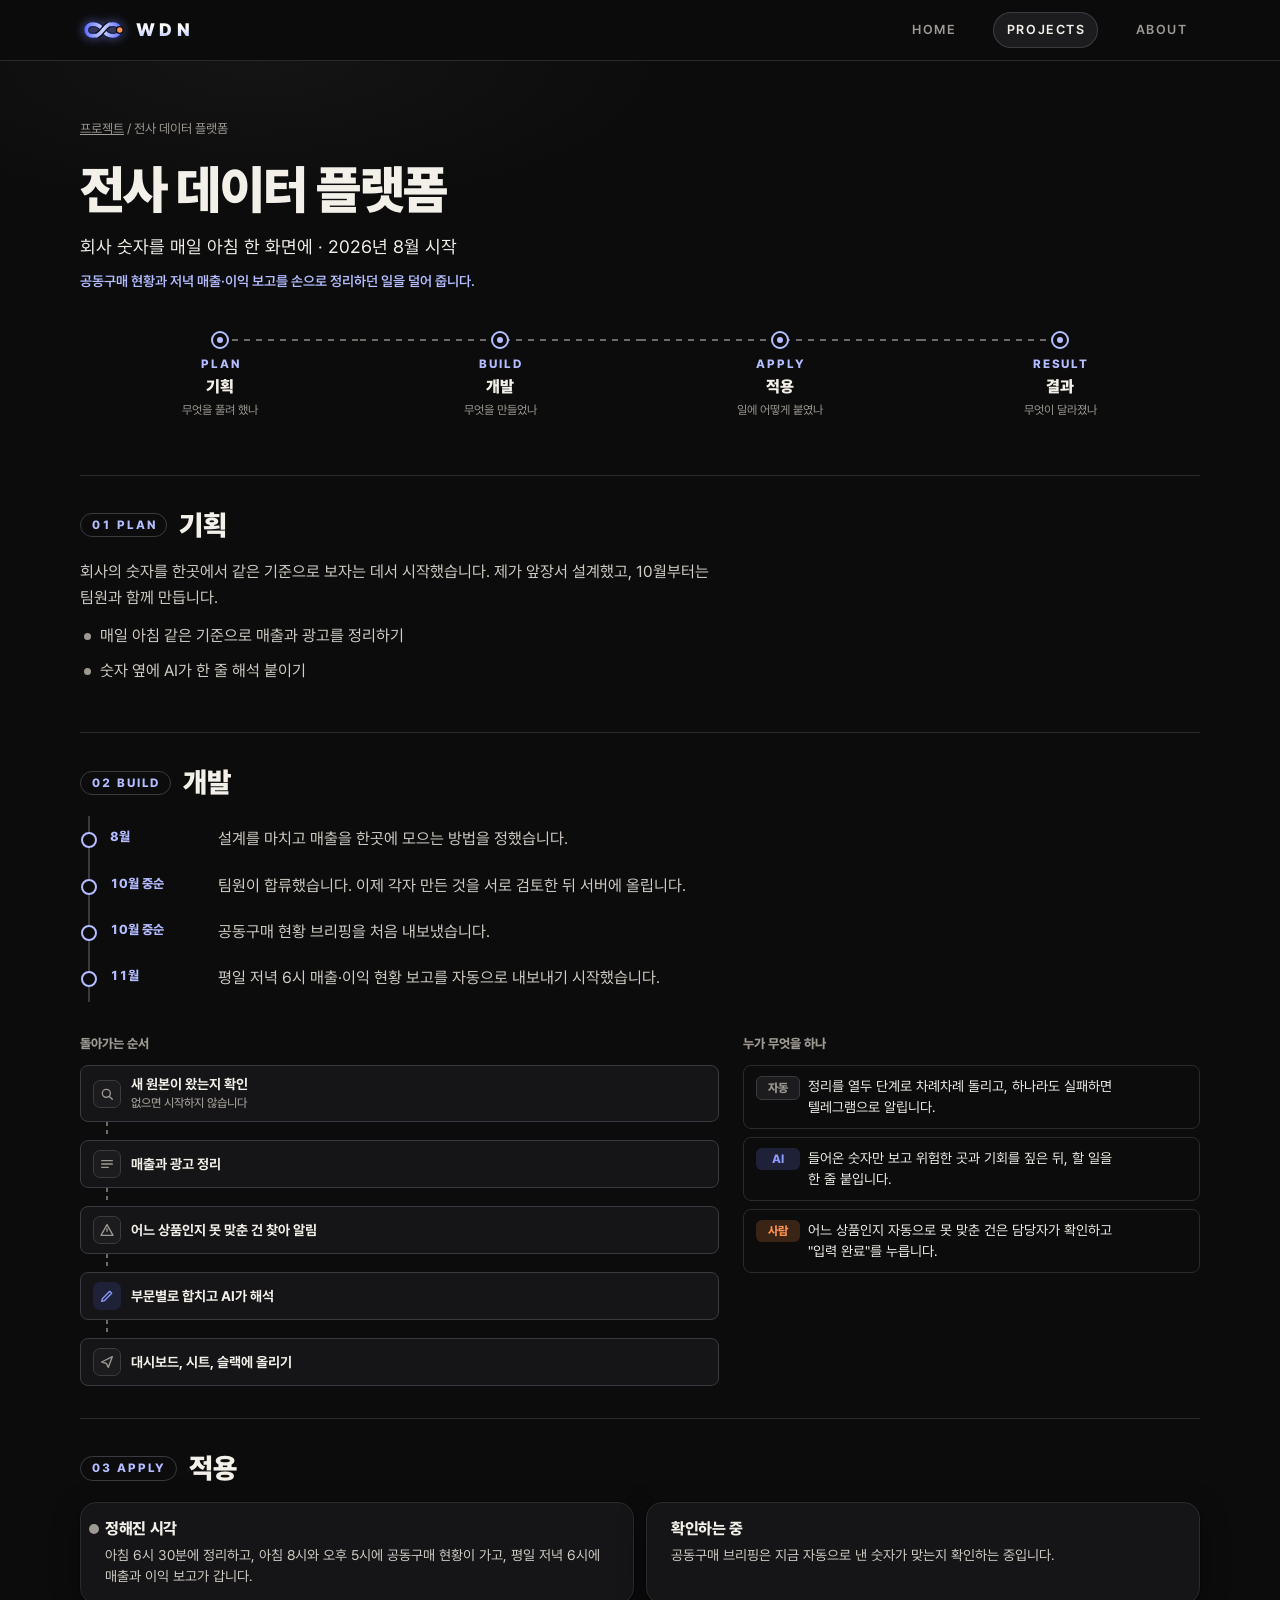
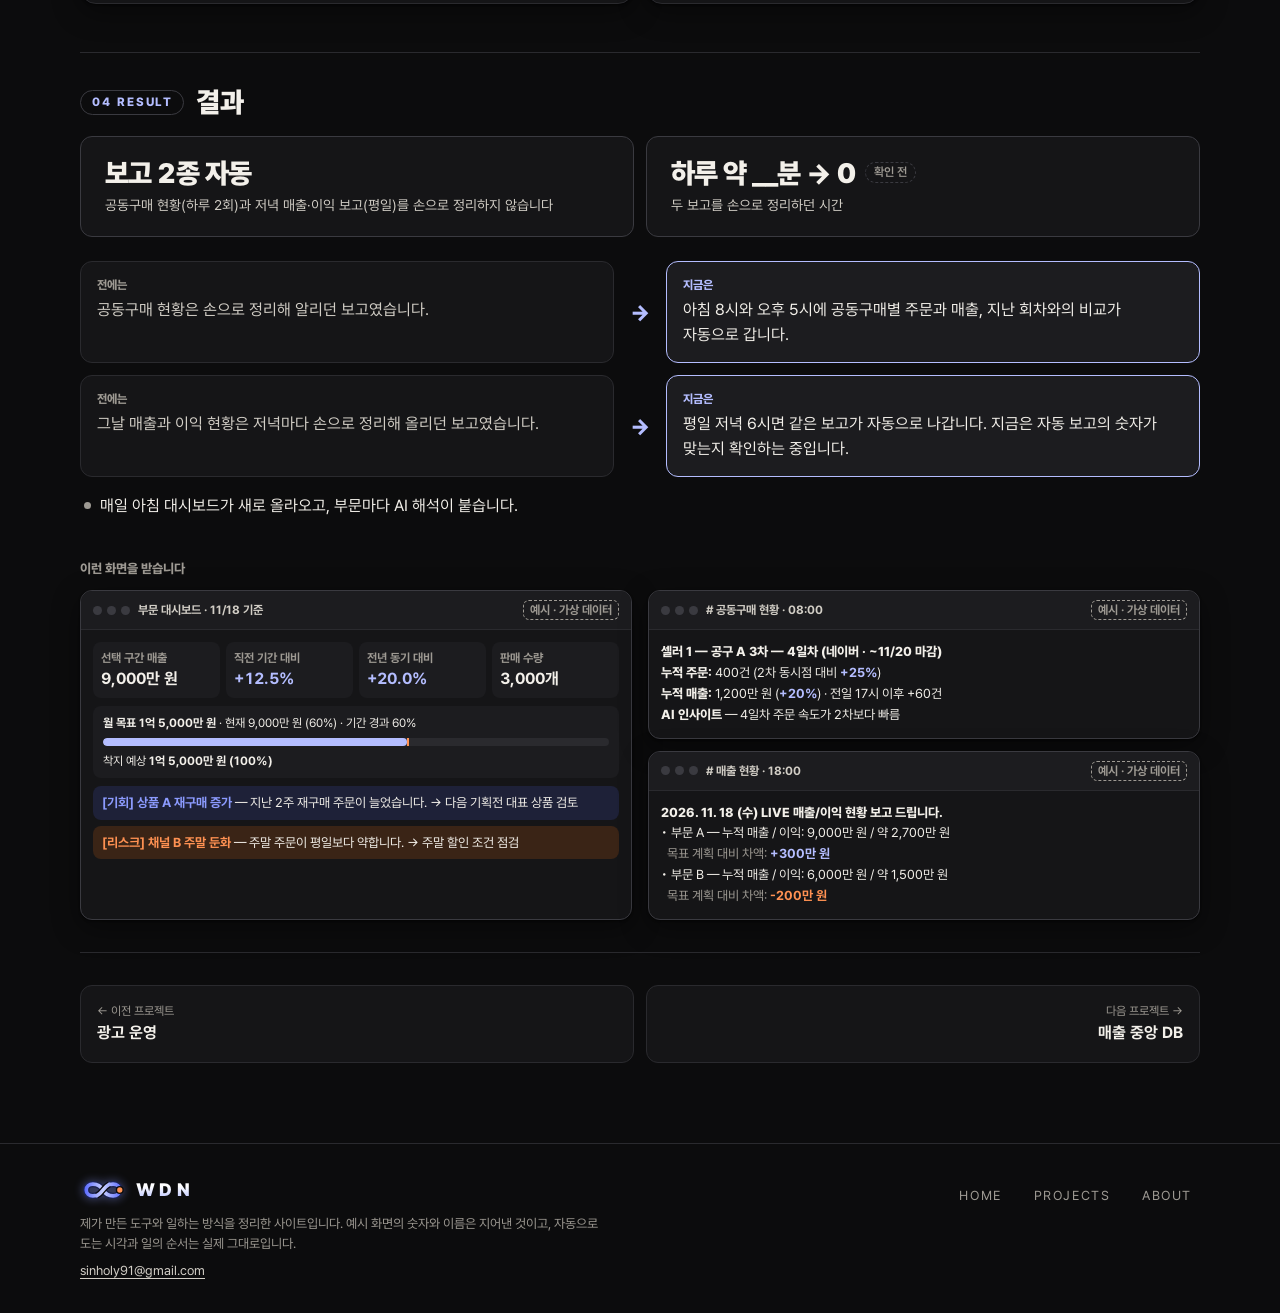
<file: projects/data-platform.html>
<!doctype html>
<html lang="ko">
<head>
<meta charset="utf-8">
<meta name="viewport" content="width=device-width, initial-scale=1">
<title>전사 데이터 플랫폼 · WANDONAM</title>
<meta name="description" content="회사 숫자를 매일 아침 한 화면에">
<meta property="og:title" content="전사 데이터 플랫폼 · WANDONAM">
<meta property="og:description" content="회사 숫자를 매일 아침 한 화면에">
<meta property="og:type" content="website">
<meta property="og:locale" content="ko_KR">
<meta name="theme-color" content="#0C0C0D">
<meta name="robots" content="noindex, nofollow">
<link rel="icon" href="data:image/svg+xml,%3Csvg%20xmlns%3D%22%68ttp%3A%2F%2Fwww%2Ew3%2Eorg%2F2000%2Fsvg%22%20viewBox%3D%220%20-7%2040%2038%22%3E%3Cpath%20d%3D%22M20%2012%20C24%205.2%2034.6%205.2%2034.6%2012%20C34.6%2018.8%2024%2018.8%2020%2012%20C16%205.2%205.4%205.2%205.4%2012%20C5.4%2018.8%2016%2018.8%2020%2012%20Z%22%20fill%3D%22none%22%20stroke%3D%22%237E8CFF%22%20stroke-width%3D%225%22%20stroke-linejoin%3D%22round%22%2F%3E%3Cpath%20d%3D%22M14.6%2016.9%20C17%2015.6%2018.6%2014%2020%2012%20C21.4%2010%2023%208.4%2025.4%207.1%22%20fill%3D%22none%22%20stroke%3D%22%230C0C0D%22%20stroke-width%3D%227%22%2F%3E%3Cpath%20d%3D%22M14.6%2016.9%20C17%2015.6%2018.6%2014%2020%2012%20C21.4%2010%2023%208.4%2025.4%207.1%22%20fill%3D%22none%22%20stroke%3D%22%23AEB8FF%22%20stroke-width%3D%225%22%20stroke-linecap%3D%22round%22%2F%3E%3Ccircle%20cx%3D%2234.6%22%20cy%3D%2212%22%20r%3D%224%22%20fill%3D%22%23FF9152%22%2F%3E%3C%2Fsvg%3E">
<link rel="stylesheet" href="../assets/site.css">
</head>
<body>
<script>document.documentElement.classList.add('js');</script>
<a class="skip" href="#main">본문으로 건너뛰기</a>
<header class="top">
  <div class="wrap">
    <a class="logo" href="../index.html" aria-label="WDN 홈"><span class="logo-mark"><svg class="mark" viewBox="0 0 40 24" aria-hidden="true" focusable="false"><defs><linearGradient id="lgh" x1="4" y1="0" x2="36" y2="0" gradientUnits="userSpaceOnUse"><stop offset="0" stop-color="#5B6BFF"/><stop offset=".5" stop-color="#C9D0FF"/><stop offset="1" stop-color="#5B6BFF"/></linearGradient></defs><path d="M20 12 C24 5.2 34.6 5.2 34.6 12 C34.6 18.8 24 18.8 20 12 C16 5.2 5.4 5.2 5.4 12 C5.4 18.8 16 18.8 20 12 Z" fill="none" stroke="#1C2350" stroke-width="5.6" stroke-linejoin="round"/><path d="M20 12 C24 5.2 34.6 5.2 34.6 12 C34.6 18.8 24 18.8 20 12 C16 5.2 5.4 5.2 5.4 12 C5.4 18.8 16 18.8 20 12 Z" fill="none" stroke="url(#lgh)" stroke-width="3.2" stroke-linejoin="round"/><path d="M14.6 16.9 C17 15.6 18.6 14 20 12 C21.4 10 23 8.4 25.4 7.1" fill="none" stroke="#0C0C0D" stroke-width="5.4" stroke-linecap="butt"/><path d="M14.6 16.9 C17 15.6 18.6 14 20 12 C21.4 10 23 8.4 25.4 7.1" fill="none" stroke="url(#lgh)" stroke-width="3.2" stroke-linecap="round"/><circle class="dot" cx="34.6" cy="12" r="2.9" fill="#FF9152" stroke="#0C0C0D" stroke-width="1.2"/></svg></span><b class="logo-word">WDN</b></a>
    <button class="nav-toggle" id="navToggle" type="button" aria-label="메뉴 열기" aria-expanded="false" aria-controls="siteNav"><span></span><span></span><span></span></button>
    <nav class="site-nav" id="siteNav" aria-label="사이트 메뉴"><a href="../index.html" lang="en">HOME</a><a href="../projects.html" aria-current="page" lang="en">PROJECTS</a><a href="../about.html" lang="en">ABOUT</a></nav>
  </div>
</header>
<main id="main">

<section class="page-head"><div class="wrap">
  <div class="crumb"><a href="../projects.html">프로젝트</a> / 전사 데이터 플랫폼</div>
  <h1>전사 데이터 플랫폼</h1>
  <p class="lead"><span class="u">회사 숫자를 매일 아침 한 화면에 ·</span> <span class="u">2026년 8월 시작</span></p>
  <p class="relief">공동구매 현황과 저녁 매출·이익 보고를 손으로 정리하던 일을 덜어 줍니다.</p>
  <nav class="stepper" aria-label="진행 단계">
    <a href="#plan"><span class="dot"></span><span class="en" lang="en">PLAN</span><b>기획</b><small>무엇을 풀려 했나</small></a>
    <a href="#dev"><span class="dot"></span><span class="en" lang="en">BUILD</span><b>개발</b><small>무엇을 만들었나</small></a>
    <a href="#apply"><span class="dot"></span><span class="en" lang="en">APPLY</span><b>적용</b><small>일에 어떻게 붙였나</small></a>
    <a href="#result"><span class="dot"></span><span class="en" lang="en">RESULT</span><b>결과</b><small>무엇이 달라졌나</small></a>
  </nav>
</div></section>
<div class="wrap">
  <section class="phase reveal" id="plan"><div class="phase-head"><span class="k" lang="en">01 PLAN</span><h2>기획</h2></div>
    <p class="body">회사의 숫자를 한곳에서 같은 기준으로 보자는 데서 시작했습니다. 제가 앞장서 설계했고, 10월부터는 팀원과 함께 만듭니다.</p><ul class="bul"><li>매일 아침 같은 기준으로 매출과 광고를 정리하기</li><li>숫자 옆에 AI가 한 줄 해석 붙이기</li></ul>
  </section>
  <section class="phase reveal" id="dev"><div class="phase-head"><span class="k" lang="en">02 BUILD</span><h2>개발</h2></div>
    <ol class="tl"><li><span class="d">8월</span><span class="x">설계를 마치고 매출을 한곳에 모으는 방법을 정했습니다.</span></li><li><span class="d">10월 중순</span><span class="x">팀원이 합류했습니다. 이제 각자 만든 것을 서로 검토한 뒤 서버에 올립니다.</span></li><li><span class="d">10월 중순</span><span class="x">공동구매 현황 브리핑을 처음 내보냈습니다.</span></li><li><span class="d">11월</span><span class="x">평일 저녁 6시 매출·이익 현황 보고를 자동으로 내보내기 시작했습니다.</span></li></ol>
    <div class="sub-row">
      <div><div class="block-t">돌아가는 순서</div><div class="flow"><div class="node"><span class="ic"><svg viewBox="0 0 24 24"><circle cx="11" cy="11" r="6"/><path d="M20 20l-4-4"/></svg></span><div>새 원본이 왔는지 확인<small>없으면 시작하지 않습니다</small></div></div><div class="node"><span class="ic"><svg viewBox="0 0 24 24"><path d="M4 7h16M4 12h16M4 17h10"/></svg></span><div>매출과 광고 정리</div></div><div class="node"><span class="ic"><svg viewBox="0 0 24 24"><path d="M12 4l9 16H3z"/><path d="M12 10v4"/></svg></span><div>어느 상품인지 못 맞춘 건 찾아 알림</div></div><div class="node ai"><span class="ic"><svg viewBox="0 0 24 24"><path d="M4 20l4-1 11-11-3-3L5 16z"/></svg></span><div>부문별로 합치고 AI가 해석</div></div><div class="node"><span class="ic"><svg viewBox="0 0 24 24"><path d="M4 12l16-8-6 16-3-6z"/></svg></span><div>대시보드, 시트, 슬랙에 올리기</div></div></div></div>
      <div><div class="block-t">누가 무엇을 하나</div><ul class="keys"><li class="k-auto"><b>자동</b>정리를 열두 단계로 차례차례 돌리고, 하나라도 실패하면 텔레그램으로 알립니다.</li><li class="k-ai"><b>AI</b>들어온 숫자만 보고 위험한 곳과 기회를 짚은 뒤, 할 일을 한 줄 붙입니다.</li><li class="k-hu"><b>사람</b>어느 상품인지 자동으로 못 맞춘 건은 담당자가 확인하고 "입력 완료"를 누릅니다.</li></ul></div>
    </div>
  </section>
  <section class="phase reveal" id="apply"><div class="phase-head"><span class="k" lang="en">03 APPLY</span><h2>적용</h2></div>
    <div class="apply-grid"><div class="card"><h3><i class="dot d-auto" title="자동 실행"></i>정해진 시각</h3><p>아침 6시 30분에 정리하고, 아침 8시와 오후 5시에 공동구매 현황이 가고, 평일 저녁 6시에 매출과 이익 보고가 갑니다.</p></div><div class="card"><h3>확인하는 중</h3><p>공동구매 브리핑은 지금 자동으로 낸 숫자가 맞는지 확인하는 중입니다.</p></div></div>
  </section>
  <section class="phase" id="result"><div class="phase-head"><span class="k" lang="en">04 RESULT</span><h2>결과</h2></div>
    <div class="outcome"><div class="oc"><b><span class="u">보고 2종 자동</span></b><span>공동구매 현황(하루 2회)과 저녁 매출·이익 보고(평일)를 손으로 정리하지 않습니다</span></div><div class="oc"><b><span class="u">하루 약 __분 → 0</span><span class="unconf">확인 전</span></b><span>두 보고를 손으로 정리하던 시간</span></div></div><div class="ba"><div class="ba-row"><div class="ba-b"><span>전에는</span>공동구매 현황은 손으로 정리해 알리던 보고였습니다.</div><div class="ba-arrow" aria-hidden="true">→</div><div class="ba-a"><span>지금은</span>아침 8시와 오후 5시에 공동구매별 주문과 매출, 지난 회차와의 비교가 자동으로 갑니다.</div></div><div class="ba-row"><div class="ba-b"><span>전에는</span>그날 매출과 이익 현황은 저녁마다 손으로 정리해 올리던 보고였습니다.</div><div class="ba-arrow" aria-hidden="true">→</div><div class="ba-a"><span>지금은</span>평일 저녁 6시면 같은 보고가 자동으로 나갑니다. 지금은 자동 보고의 숫자가 맞는지 확인하는 중입니다.</div></div></div><ul class="bul now"><li>매일 아침 대시보드가 새로 올라오고, 부문마다 AI 해석이 붙습니다.</li></ul>
    <div class="block-t">이런 화면을 받습니다</div>
  <div class="outs">
    <div class="mock">
      <div class="mock-bar"><span class="dots"><i></i><i></i><i></i></span><span class="ttl">부문 대시보드 · 11/18 기준</span><span class="fake">예시 · 가상 데이터</span></div>
      <div class="mock-body">
        <div class="kp">
          <div><span>선택 구간 매출</span><b>9,000만 원</b></div>
          <div><span>직전 기간 대비</span><b class="up">+12.5%</b></div>
          <div><span>전년 동기 대비</span><b class="up">+20.0%</b></div>
          <div><span>판매 수량</span><b>3,000개</b></div>
        </div>
        <div class="goal">
          <b>월 목표 1억 5,000만 원</b> · 현재 9,000만 원 (60%) · 기간 경과 60%
          <div class="gb"><i style="width:60%"></i><em style="left:60%"></em></div>
          착지 예상 <b>1억 5,000만 원 (100%)</b>
        </div>
        <div class="ins-list">
          <div class="ins-i"><b>[기회] 상품 A 재구매 증가</b> — 지난 2주 재구매 주문이 늘었습니다. → 다음 기획전 대표 상품 검토</div>
          <div class="ins-i r"><b>[리스크] 채널 B 주말 둔화</b> — 주말 주문이 평일보다 약합니다. → 주말 할인 조건 점검</div>
        </div>
      </div>
    </div>
    <div class="stack">
      <div class="mock">
        <div class="mock-bar"><span class="dots"><i></i><i></i><i></i></span><span class="ttl"># 공동구매 현황 · 08:00</span><span class="fake">예시 · 가상 데이터</span></div>
        <div class="mock-body txt">
          <span class="h">셀러 1 — 공구 A 3차 — 4일차 (네이버 · ~11/20 마감)</span>
          <span class="li"><b>누적 주문:</b> 400건 (2차 동시점 대비 <span class="up">+25%</span>)</span>
          <span class="li"><b>누적 매출:</b> 1,200만 원 (<span class="up">+20%</span>) · 전일 17시 이후 +60건</span>
          <span class="li"><b>AI 인사이트</b> — 4일차 주문 속도가 2차보다 빠름</span>
        </div>
      </div>
      <div class="mock">
        <div class="mock-bar"><span class="dots"><i></i><i></i><i></i></span><span class="ttl"># 매출 현황 · 18:00</span><span class="fake">예시 · 가상 데이터</span></div>
        <div class="mock-body txt">
          <span class="h">2026. 11. 18 (수) LIVE 매출/이익 현황 보고 드립니다.</span>
          <span class="li">• 부문 A — 누적 매출 / 이익: 9,000만 원 / 약 2,700만 원</span>
          <span class="li mut">&nbsp;&nbsp;목표 계획 대비 차액: <span class="up">+300만 원</span></span>
          <span class="li">• 부문 B — 누적 매출 / 이익: 6,000만 원 / 약 1,500만 원</span>
          <span class="li mut">&nbsp;&nbsp;목표 계획 대비 차액: <span class="dn">-200만 원</span></span>
        </div>
      </div>
    </div>
  </div>
  
    
    
  </section>
  <nav class="pn-nav" aria-label="다른 프로젝트">
    <a href="ads.html"><small>← 이전 프로젝트</small><b>광고 운영</b></a>
    <a class="nx" href="sales-db.html"><small>다음 프로젝트 →</small><b>매출 중앙 DB</b></a>
  </nav>
</div>
</main>
<footer class="site-foot">
  <div class="wrap">
    <div><a class="logo" href="../index.html" aria-label="WDN 홈"><span class="logo-mark"><svg class="mark" viewBox="0 0 40 24" aria-hidden="true" focusable="false"><defs><linearGradient id="lgf" x1="4" y1="0" x2="36" y2="0" gradientUnits="userSpaceOnUse"><stop offset="0" stop-color="#5B6BFF"/><stop offset=".5" stop-color="#C9D0FF"/><stop offset="1" stop-color="#5B6BFF"/></linearGradient></defs><path d="M20 12 C24 5.2 34.6 5.2 34.6 12 C34.6 18.8 24 18.8 20 12 C16 5.2 5.4 5.2 5.4 12 C5.4 18.8 16 18.8 20 12 Z" fill="none" stroke="#1C2350" stroke-width="5.6" stroke-linejoin="round"/><path d="M20 12 C24 5.2 34.6 5.2 34.6 12 C34.6 18.8 24 18.8 20 12 C16 5.2 5.4 5.2 5.4 12 C5.4 18.8 16 18.8 20 12 Z" fill="none" stroke="url(#lgf)" stroke-width="3.2" stroke-linejoin="round"/><path d="M14.6 16.9 C17 15.6 18.6 14 20 12 C21.4 10 23 8.4 25.4 7.1" fill="none" stroke="#0C0C0D" stroke-width="5.4" stroke-linecap="butt"/><path d="M14.6 16.9 C17 15.6 18.6 14 20 12 C21.4 10 23 8.4 25.4 7.1" fill="none" stroke="url(#lgf)" stroke-width="3.2" stroke-linecap="round"/><circle class="dot" cx="34.6" cy="12" r="2.9" fill="#FF9152" stroke="#0C0C0D" stroke-width="1.2"/></svg></span><b class="logo-word">WDN</b></a>
      <p style="margin-top:10px">제가 만든 도구와 일하는 방식을 정리한 사이트입니다. 예시 화면의 숫자와 이름은 지어낸 것이고, 자동으로 도는 시각과 일의 순서는 실제 그대로입니다.</p>
      <p class="foot-mail"><a href="mailto:sinholy91@gmail.com">sinholy91@gmail.com</a></p></div>
    <nav class="fl" aria-label="바닥 메뉴"><a href="../index.html" lang="en">HOME</a><a href="../projects.html" lang="en">PROJECTS</a><a href="../about.html" lang="en">ABOUT</a></nav>
  </div>
</footer>
<script src="../assets/site.js"></script>
</body>
</html>
</file>
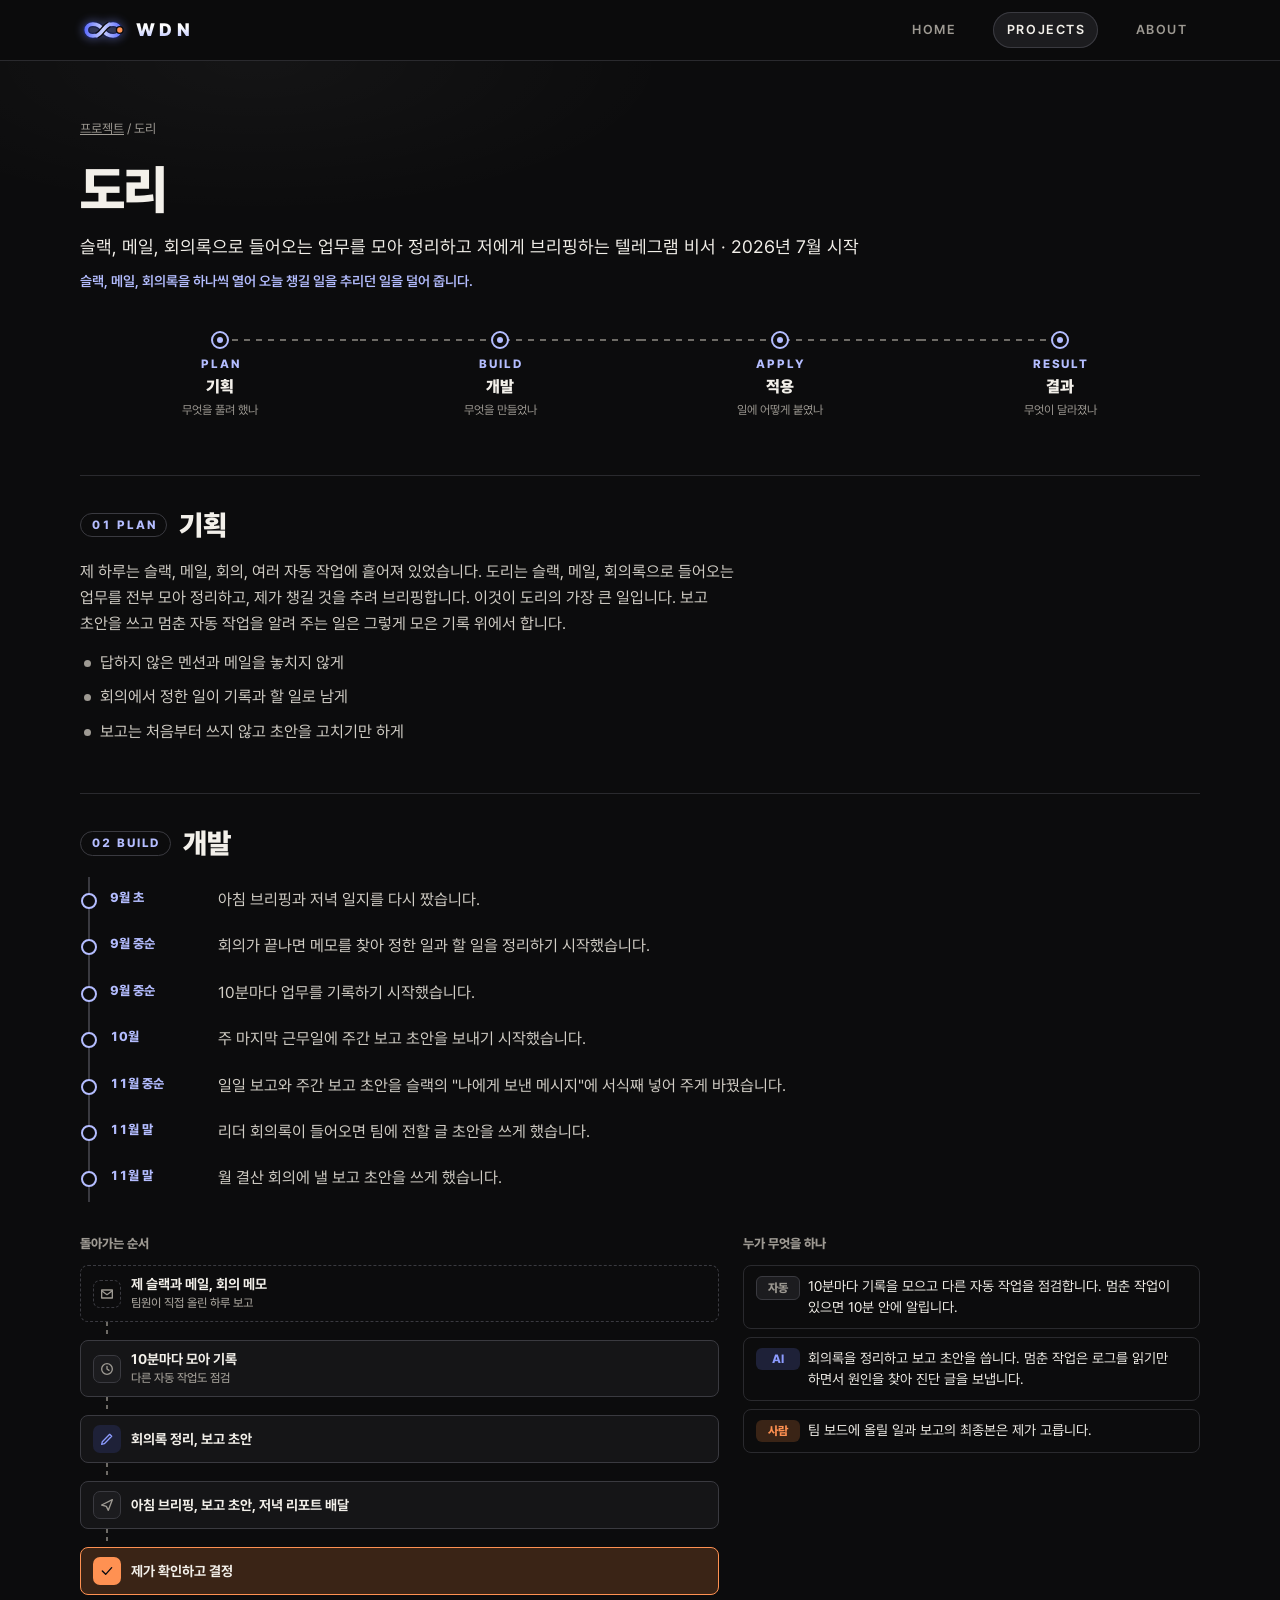
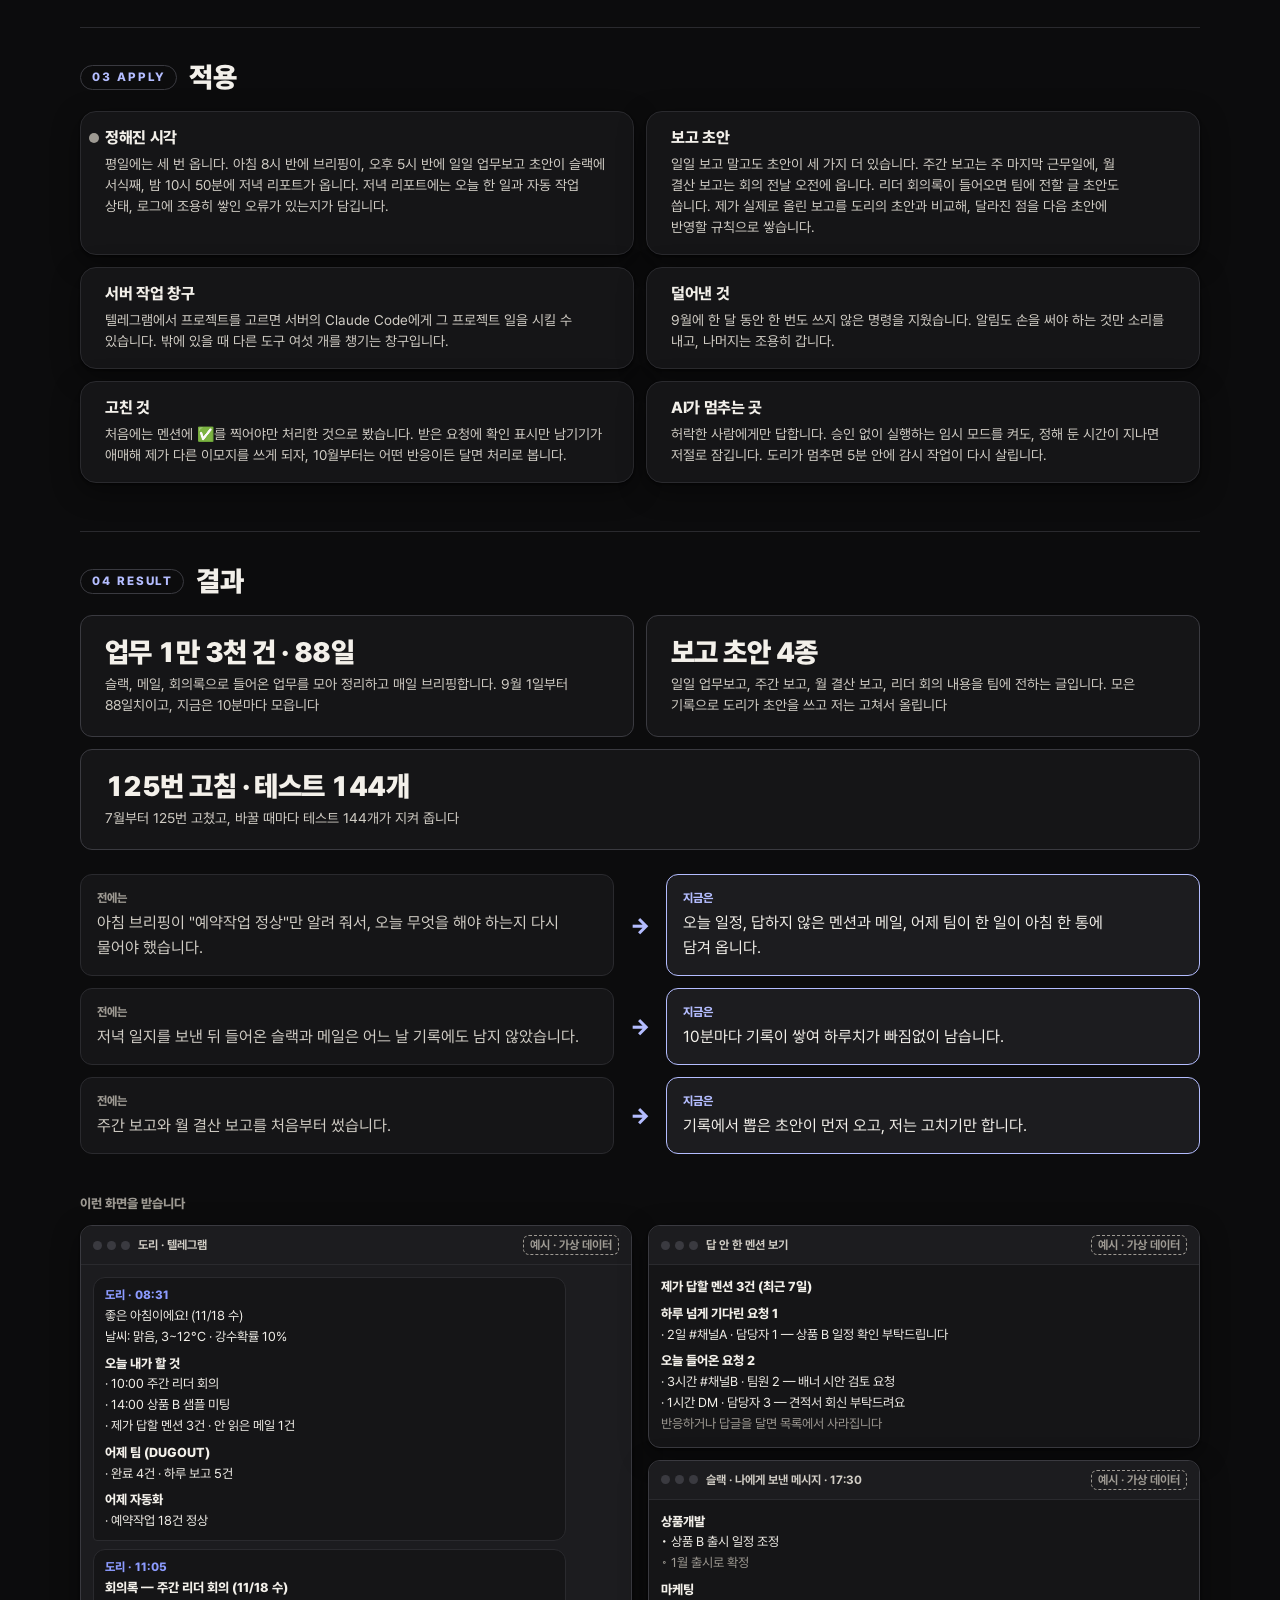
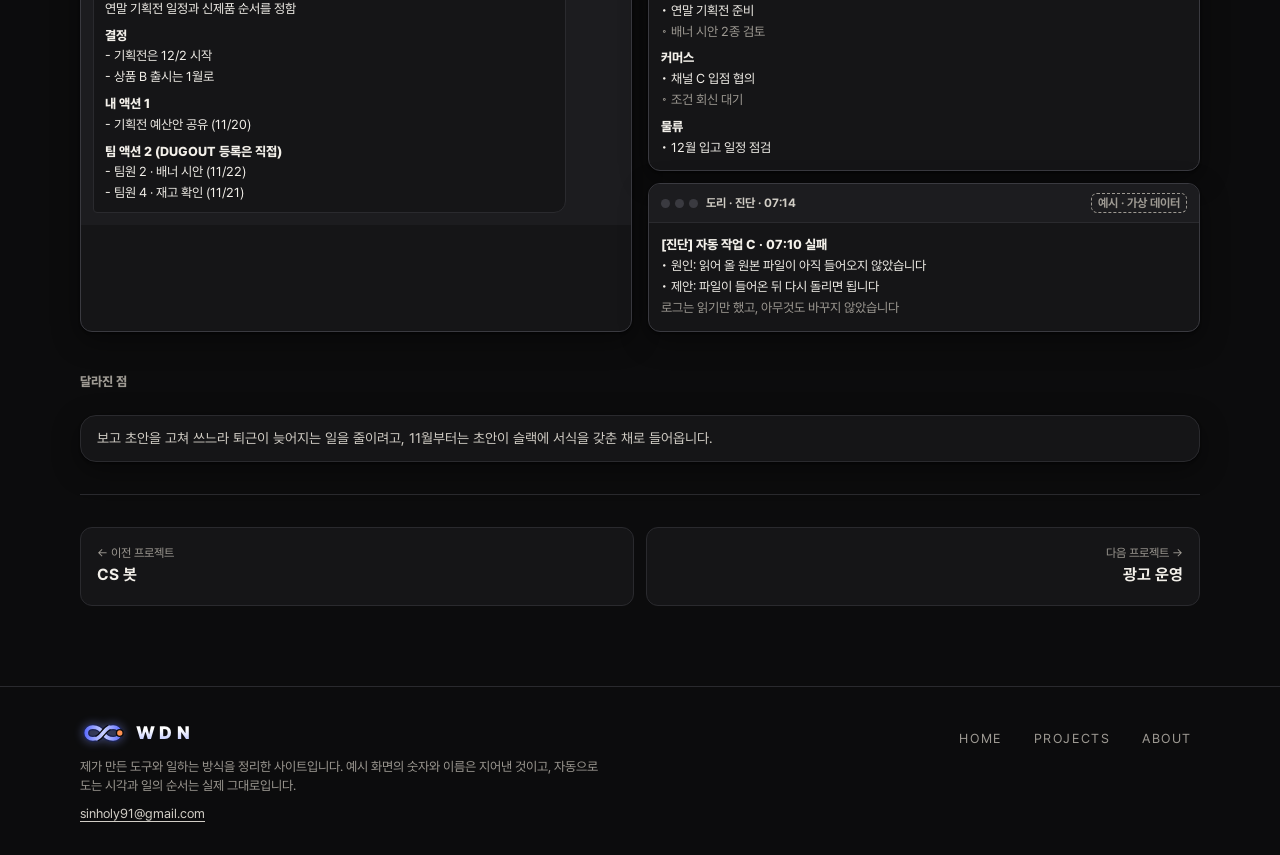
<file: projects/dori.html>
<!doctype html>
<html lang="ko">
<head>
<meta charset="utf-8">
<meta name="viewport" content="width=device-width, initial-scale=1">
<title>도리 · WANDONAM</title>
<meta name="description" content="슬랙, 메일, 회의록으로 들어오는 업무를 모아 정리하고 저에게 브리핑하는 텔레그램 비서">
<meta property="og:title" content="도리 · WANDONAM">
<meta property="og:description" content="슬랙, 메일, 회의록으로 들어오는 업무를 모아 정리하고 저에게 브리핑하는 텔레그램 비서">
<meta property="og:type" content="website">
<meta property="og:locale" content="ko_KR">
<meta name="theme-color" content="#0C0C0D">
<meta name="robots" content="noindex, nofollow">
<link rel="icon" href="data:image/svg+xml,%3Csvg%20xmlns%3D%22%68ttp%3A%2F%2Fwww%2Ew3%2Eorg%2F2000%2Fsvg%22%20viewBox%3D%220%20-7%2040%2038%22%3E%3Cpath%20d%3D%22M20%2012%20C24%205.2%2034.6%205.2%2034.6%2012%20C34.6%2018.8%2024%2018.8%2020%2012%20C16%205.2%205.4%205.2%205.4%2012%20C5.4%2018.8%2016%2018.8%2020%2012%20Z%22%20fill%3D%22none%22%20stroke%3D%22%237E8CFF%22%20stroke-width%3D%225%22%20stroke-linejoin%3D%22round%22%2F%3E%3Cpath%20d%3D%22M14.6%2016.9%20C17%2015.6%2018.6%2014%2020%2012%20C21.4%2010%2023%208.4%2025.4%207.1%22%20fill%3D%22none%22%20stroke%3D%22%230C0C0D%22%20stroke-width%3D%227%22%2F%3E%3Cpath%20d%3D%22M14.6%2016.9%20C17%2015.6%2018.6%2014%2020%2012%20C21.4%2010%2023%208.4%2025.4%207.1%22%20fill%3D%22none%22%20stroke%3D%22%23AEB8FF%22%20stroke-width%3D%225%22%20stroke-linecap%3D%22round%22%2F%3E%3Ccircle%20cx%3D%2234.6%22%20cy%3D%2212%22%20r%3D%224%22%20fill%3D%22%23FF9152%22%2F%3E%3C%2Fsvg%3E">
<link rel="stylesheet" href="../assets/site.css">
</head>
<body>
<script>document.documentElement.classList.add('js');</script>
<a class="skip" href="#main">본문으로 건너뛰기</a>
<header class="top">
  <div class="wrap">
    <a class="logo" href="../index.html" aria-label="WDN 홈"><span class="logo-mark"><svg class="mark" viewBox="0 0 40 24" aria-hidden="true" focusable="false"><defs><linearGradient id="lgh" x1="4" y1="0" x2="36" y2="0" gradientUnits="userSpaceOnUse"><stop offset="0" stop-color="#5B6BFF"/><stop offset=".5" stop-color="#C9D0FF"/><stop offset="1" stop-color="#5B6BFF"/></linearGradient></defs><path d="M20 12 C24 5.2 34.6 5.2 34.6 12 C34.6 18.8 24 18.8 20 12 C16 5.2 5.4 5.2 5.4 12 C5.4 18.8 16 18.8 20 12 Z" fill="none" stroke="#1C2350" stroke-width="5.6" stroke-linejoin="round"/><path d="M20 12 C24 5.2 34.6 5.2 34.6 12 C34.6 18.8 24 18.8 20 12 C16 5.2 5.4 5.2 5.4 12 C5.4 18.8 16 18.8 20 12 Z" fill="none" stroke="url(#lgh)" stroke-width="3.2" stroke-linejoin="round"/><path d="M14.6 16.9 C17 15.6 18.6 14 20 12 C21.4 10 23 8.4 25.4 7.1" fill="none" stroke="#0C0C0D" stroke-width="5.4" stroke-linecap="butt"/><path d="M14.6 16.9 C17 15.6 18.6 14 20 12 C21.4 10 23 8.4 25.4 7.1" fill="none" stroke="url(#lgh)" stroke-width="3.2" stroke-linecap="round"/><circle class="dot" cx="34.6" cy="12" r="2.9" fill="#FF9152" stroke="#0C0C0D" stroke-width="1.2"/></svg></span><b class="logo-word">WDN</b></a>
    <button class="nav-toggle" id="navToggle" type="button" aria-label="메뉴 열기" aria-expanded="false" aria-controls="siteNav"><span></span><span></span><span></span></button>
    <nav class="site-nav" id="siteNav" aria-label="사이트 메뉴"><a href="../index.html" lang="en">HOME</a><a href="../projects.html" aria-current="page" lang="en">PROJECTS</a><a href="../about.html" lang="en">ABOUT</a></nav>
  </div>
</header>
<main id="main">

<section class="page-head"><div class="wrap">
  <div class="crumb"><a href="../projects.html">프로젝트</a> / 도리</div>
  <h1>도리</h1>
  <p class="lead">슬랙, 메일, 회의록으로 들어오는 업무를 모아 정리하고 저에게 브리핑하는 텔레그램 <span class="u">비서 ·</span> <span class="u">2026년 7월 시작</span></p>
  <p class="relief">슬랙, 메일, 회의록을 하나씩 열어 오늘 챙길 일을 추리던 일을 덜어 줍니다.</p>
  <nav class="stepper" aria-label="진행 단계">
    <a href="#plan"><span class="dot"></span><span class="en" lang="en">PLAN</span><b>기획</b><small>무엇을 풀려 했나</small></a>
    <a href="#dev"><span class="dot"></span><span class="en" lang="en">BUILD</span><b>개발</b><small>무엇을 만들었나</small></a>
    <a href="#apply"><span class="dot"></span><span class="en" lang="en">APPLY</span><b>적용</b><small>일에 어떻게 붙였나</small></a>
    <a href="#result"><span class="dot"></span><span class="en" lang="en">RESULT</span><b>결과</b><small>무엇이 달라졌나</small></a>
  </nav>
</div></section>
<div class="wrap">
  <section class="phase reveal" id="plan"><div class="phase-head"><span class="k" lang="en">01 PLAN</span><h2>기획</h2></div>
    <p class="body">제 하루는 슬랙, 메일, 회의, 여러 자동 작업에 흩어져 있었습니다. 도리는 슬랙, 메일, 회의록으로 들어오는 업무를 전부 모아 정리하고, 제가 챙길 것을 추려 브리핑합니다. 이것이 도리의 가장 큰 일입니다. 보고 초안을 쓰고 멈춘 자동 작업을 알려 주는 일은 그렇게 모은 기록 위에서 합니다.</p><ul class="bul"><li>답하지 않은 멘션과 메일을 놓치지 않게</li><li>회의에서 정한 일이 기록과 할 일로 남게</li><li>보고는 처음부터 쓰지 않고 초안을 고치기만 하게</li></ul>
  </section>
  <section class="phase reveal" id="dev"><div class="phase-head"><span class="k" lang="en">02 BUILD</span><h2>개발</h2></div>
    <ol class="tl"><li><span class="d">9월 초</span><span class="x">아침 브리핑과 저녁 일지를 다시 짰습니다.</span></li><li><span class="d">9월 중순</span><span class="x">회의가 끝나면 메모를 찾아 정한 일과 할 일을 정리하기 시작했습니다.</span></li><li><span class="d">9월 중순</span><span class="x">10분마다 업무를 기록하기 시작했습니다.</span></li><li><span class="d">10월</span><span class="x">주 마지막 근무일에 주간 보고 초안을 보내기 시작했습니다.</span></li><li><span class="d">11월 중순</span><span class="x">일일 보고와 주간 보고 초안을 슬랙의 "나에게 보낸 메시지"에 서식째 넣어 주게 바꿨습니다.</span></li><li><span class="d">11월 말</span><span class="x">리더 회의록이 들어오면 팀에 전할 글 초안을 쓰게 했습니다.</span></li><li><span class="d">11월 말</span><span class="x">월 결산 회의에 낼 보고 초안을 쓰게 했습니다.</span></li></ol>
    <div class="sub-row">
      <div><div class="block-t">돌아가는 순서</div><div class="flow"><div class="node io"><span class="ic"><svg viewBox="0 0 24 24"><path d="M4 6h16v12H4z"/><path d="M4 7l8 6 8-6"/></svg></span><div>제 슬랙과 메일, 회의 메모<small>팀원이 직접 올린 하루 보고</small></div></div><div class="node"><span class="ic"><svg viewBox="0 0 24 24"><circle cx="12" cy="12" r="8"/><path d="M12 8v4l3 2"/></svg></span><div>10분마다 모아 기록<small>다른 자동 작업도 점검</small></div></div><div class="node ai"><span class="ic"><svg viewBox="0 0 24 24"><path d="M4 20l4-1 11-11-3-3L5 16z"/></svg></span><div>회의록 정리, 보고 초안</div></div><div class="node"><span class="ic"><svg viewBox="0 0 24 24"><path d="M4 12l16-8-6 16-3-6z"/></svg></span><div>아침 브리핑, 보고 초안, 저녁 리포트 배달</div></div><div class="node hu"><span class="ic"><svg viewBox="0 0 24 24"><path d="M5 12l5 5 9-10"/></svg></span><div>제가 확인하고 결정</div></div></div></div>
      <div><div class="block-t">누가 무엇을 하나</div><ul class="keys"><li class="k-auto"><b>자동</b>10분마다 기록을 모으고 다른 자동 작업을 점검합니다. 멈춘 작업이 있으면 10분 안에 알립니다.</li><li class="k-ai"><b>AI</b>회의록을 정리하고 보고 초안을 씁니다. 멈춘 작업은 로그를 읽기만 하면서 원인을 찾아 진단 글을 보냅니다.</li><li class="k-hu"><b>사람</b>팀 보드에 올릴 일과 보고의 최종본은 제가 고릅니다.</li></ul></div>
    </div>
  </section>
  <section class="phase reveal" id="apply"><div class="phase-head"><span class="k" lang="en">03 APPLY</span><h2>적용</h2></div>
    <div class="apply-grid"><div class="card"><h3><i class="dot d-auto" title="자동 실행"></i>정해진 시각</h3><p>평일에는 세 번 옵니다. 아침 8시 반에 브리핑이, 오후 5시 반에 일일 업무보고 초안이 슬랙에 서식째, 밤 10시 50분에 저녁 리포트가 옵니다. 저녁 리포트에는 오늘 한 일과 자동 작업 상태, 로그에 조용히 쌓인 오류가 있는지가 담깁니다.</p></div><div class="card"><h3>보고 초안</h3><p>일일 보고 말고도 초안이 세 가지 더 있습니다. 주간 보고는 주 마지막 근무일에, 월 결산 보고는 회의 전날 오전에 옵니다. 리더 회의록이 들어오면 팀에 전할 글 초안도 씁니다. 제가 실제로 올린 보고를 도리의 초안과 비교해, 달라진 점을 다음 초안에 반영할 규칙으로 쌓습니다.</p></div><div class="card"><h3>서버 작업 창구</h3><p>텔레그램에서 프로젝트를 고르면 서버의 Claude Code에게 그 프로젝트 일을 시킬 수 있습니다. 밖에 있을 때 다른 도구 여섯 개를 챙기는 창구입니다.</p></div><div class="card"><h3>덜어낸 것</h3><p>9월에 한 달 동안 한 번도 쓰지 않은 명령을 지웠습니다. 알림도 손을 써야 하는 것만 소리를 내고, 나머지는 조용히 갑니다.</p></div><div class="card"><h3>고친 것</h3><p>처음에는 멘션에 ✅를 찍어야만 처리한 것으로 봤습니다. 받은 요청에 확인 표시만 남기기가 애매해 제가 다른 이모지를 쓰게 되자, 10월부터는 어떤 반응이든 달면 처리로 봅니다.</p></div><div class="card"><h3>AI가 멈추는 곳</h3><p>허락한 사람에게만 답합니다. 승인 없이 실행하는 임시 모드를 켜도, 정해 둔 시간이 지나면 저절로 잠깁니다. 도리가 멈추면 5분 안에 감시 작업이 다시 살립니다.</p></div></div>
  </section>
  <section class="phase" id="result"><div class="phase-head"><span class="k" lang="en">04 RESULT</span><h2>결과</h2></div>
    <div class="outcome"><div class="oc"><b><span class="u">업무 1만 3천 건 ·</span> 88일</b><span>슬랙, 메일, 회의록으로 들어온 업무를 모아 정리하고 매일 브리핑합니다. 9월 1일부터 88일치이고, 지금은 10분마다 모읍니다</span></div><div class="oc"><b><span class="u">보고 초안 4종</span></b><span>일일 업무보고, 주간 보고, 월 결산 보고, 리더 회의 내용을 팀에 전하는 글입니다. 모은 기록으로 도리가 초안을 쓰고 저는 고쳐서 올립니다</span></div><div class="oc"><b><span class="u">125번 고침 ·</span> <span class="u">테스트 144개</span></b><span>7월부터 125번 고쳤고, 바꿀 때마다 테스트 144개가 지켜 줍니다</span></div></div><div class="ba"><div class="ba-row"><div class="ba-b"><span>전에는</span>아침 브리핑이 "예약작업 정상"만 알려 줘서, 오늘 무엇을 해야 하는지 다시 물어야 했습니다.</div><div class="ba-arrow" aria-hidden="true">→</div><div class="ba-a"><span>지금은</span>오늘 일정, 답하지 않은 멘션과 메일, 어제 팀이 한 일이 아침 한 통에 담겨 옵니다.</div></div><div class="ba-row"><div class="ba-b"><span>전에는</span>저녁 일지를 보낸 뒤 들어온 슬랙과 메일은 어느 날 기록에도 남지 않았습니다.</div><div class="ba-arrow" aria-hidden="true">→</div><div class="ba-a"><span>지금은</span>10분마다 기록이 쌓여 하루치가 빠짐없이 남습니다.</div></div><div class="ba-row"><div class="ba-b"><span>전에는</span>주간 보고와 월 결산 보고를 처음부터 썼습니다.</div><div class="ba-arrow" aria-hidden="true">→</div><div class="ba-a"><span>지금은</span>기록에서 뽑은 초안이 먼저 오고, 저는 고치기만 합니다.</div></div></div>
    <div class="block-t">이런 화면을 받습니다</div>
  <div class="outs">
    <div class="mock">
      <div class="mock-bar"><span class="dots"><i></i><i></i><i></i></span><span class="ttl">도리 · 텔레그램</span><span class="fake">예시 · 가상 데이터</span></div>
      <div class="chat">
        <div class="bub txt"><span class="who">도리 · 08:31</span>
          좋은 아침이에요! (11/18 수)<br>날씨: 맑음, 3~12°C · 강수확률 10%
          <span class="h">오늘 내가 할 것</span>
          <span class="li">· 10:00 주간 리더 회의</span>
          <span class="li">· 14:00 상품 B 샘플 미팅</span>
          <span class="li">· 제가 답할 멘션 3건 · 안 읽은 메일 1건</span>
          <span class="h">어제 팀 (DUGOUT)</span><span class="li">· 완료 4건 · 하루 보고 5건</span>
          <span class="h">어제 자동화</span><span class="li">· 예약작업 18건 정상</span>
        </div>
        <div class="bub txt"><span class="who">도리 · 11:05</span>
          <b>회의록 — 주간 리더 회의 (11/18 수)</b><br>연말 기획전 일정과 신제품 순서를 정함
          <span class="h">결정</span><span class="li">- 기획전은 12/2 시작</span><span class="li">- 상품 B 출시는 1월로</span>
          <span class="h">내 액션 1</span><span class="li">- 기획전 예산안 공유 (11/20)</span>
          <span class="h">팀 액션 2 (DUGOUT 등록은 직접)</span><span class="li">- 팀원 2 · 배너 시안 (11/22)</span><span class="li">- 팀원 4 · 재고 확인 (11/21)</span>
        </div>
      </div>
    </div>
    <div class="stack">
      <div class="mock">
        <div class="mock-bar"><span class="dots"><i></i><i></i><i></i></span><span class="ttl">답 안 한 멘션 보기</span><span class="fake">예시 · 가상 데이터</span></div>
        <div class="mock-body txt">
          <span class="h">제가 답할 멘션 3건 (최근 7일)</span>
          <span class="h">하루 넘게 기다린 요청 1</span><span class="li">· 2일 #채널A · 담당자 1 — 상품 B 일정 확인 부탁드립니다</span>
          <span class="h">오늘 들어온 요청 2</span><span class="li">· 3시간 #채널B · 팀원 2 — 배너 시안 검토 요청</span><span class="li">· 1시간 DM · 담당자 3 — 견적서 회신 부탁드려요</span>
          <span class="li mut">반응하거나 답글을 달면 목록에서 사라집니다</span>
        </div>
      </div>
      <div class="mock">
        <div class="mock-bar"><span class="dots"><i></i><i></i><i></i></span><span class="ttl">슬랙 · 나에게 보낸 메시지 · 17:30</span><span class="fake">예시 · 가상 데이터</span></div>
        <div class="mock-body txt">
          <span class="h">상품개발</span><span class="li">• 상품 B 출시 일정 조정</span><span class="li mut">◦ 1월 출시로 확정</span>
          <span class="h">마케팅</span><span class="li">• 연말 기획전 준비</span><span class="li mut">◦ 배너 시안 2종 검토</span>
          <span class="h">커머스</span><span class="li">• 채널 C 입점 협의</span><span class="li mut">◦ 조건 회신 대기</span>
          <span class="h">물류</span><span class="li">• 12월 입고 일정 점검</span>
        </div>
      </div>
      <div class="mock">
        <div class="mock-bar"><span class="dots"><i></i><i></i><i></i></span><span class="ttl">도리 · 진단 · 07:14</span><span class="fake">예시 · 가상 데이터</span></div>
        <div class="mock-body txt">
          <span class="h">[진단] 자동 작업 C · 07:10 실패</span>
          <span class="li">• 원인: 읽어 올 원본 파일이 아직 들어오지 않았습니다</span>
          <span class="li">• 제안: 파일이 들어온 뒤 다시 돌리면 됩니다</span>
          <span class="li mut">로그는 읽기만 했고, 아무것도 바꾸지 않았습니다</span>
        </div>
      </div>
    </div>
  </div>
  
    <div class="block-t">달라진 점</div><div class="changes"><div class="card"><span>보고 초안을 고쳐 쓰느라 퇴근이 늦어지는 일을 줄이려고, 11월부터는 초안이 슬랙에 서식을 갖춘 채로 들어옵니다.</span></div></div>
    
  </section>
  <nav class="pn-nav" aria-label="다른 프로젝트">
    <a href="cs-bot.html"><small>← 이전 프로젝트</small><b>CS 봇</b></a>
    <a class="nx" href="ads.html"><small>다음 프로젝트 →</small><b>광고 운영</b></a>
  </nav>
</div>
</main>
<footer class="site-foot">
  <div class="wrap">
    <div><a class="logo" href="../index.html" aria-label="WDN 홈"><span class="logo-mark"><svg class="mark" viewBox="0 0 40 24" aria-hidden="true" focusable="false"><defs><linearGradient id="lgf" x1="4" y1="0" x2="36" y2="0" gradientUnits="userSpaceOnUse"><stop offset="0" stop-color="#5B6BFF"/><stop offset=".5" stop-color="#C9D0FF"/><stop offset="1" stop-color="#5B6BFF"/></linearGradient></defs><path d="M20 12 C24 5.2 34.6 5.2 34.6 12 C34.6 18.8 24 18.8 20 12 C16 5.2 5.4 5.2 5.4 12 C5.4 18.8 16 18.8 20 12 Z" fill="none" stroke="#1C2350" stroke-width="5.6" stroke-linejoin="round"/><path d="M20 12 C24 5.2 34.6 5.2 34.6 12 C34.6 18.8 24 18.8 20 12 C16 5.2 5.4 5.2 5.4 12 C5.4 18.8 16 18.8 20 12 Z" fill="none" stroke="url(#lgf)" stroke-width="3.2" stroke-linejoin="round"/><path d="M14.6 16.9 C17 15.6 18.6 14 20 12 C21.4 10 23 8.4 25.4 7.1" fill="none" stroke="#0C0C0D" stroke-width="5.4" stroke-linecap="butt"/><path d="M14.6 16.9 C17 15.6 18.6 14 20 12 C21.4 10 23 8.4 25.4 7.1" fill="none" stroke="url(#lgf)" stroke-width="3.2" stroke-linecap="round"/><circle class="dot" cx="34.6" cy="12" r="2.9" fill="#FF9152" stroke="#0C0C0D" stroke-width="1.2"/></svg></span><b class="logo-word">WDN</b></a>
      <p style="margin-top:10px">제가 만든 도구와 일하는 방식을 정리한 사이트입니다. 예시 화면의 숫자와 이름은 지어낸 것이고, 자동으로 도는 시각과 일의 순서는 실제 그대로입니다.</p>
      <p class="foot-mail"><a href="mailto:sinholy91@gmail.com">sinholy91@gmail.com</a></p></div>
    <nav class="fl" aria-label="바닥 메뉴"><a href="../index.html" lang="en">HOME</a><a href="../projects.html" lang="en">PROJECTS</a><a href="../about.html" lang="en">ABOUT</a></nav>
  </div>
</footer>
<script src="../assets/site.js"></script>
</body>
</html>
</file>
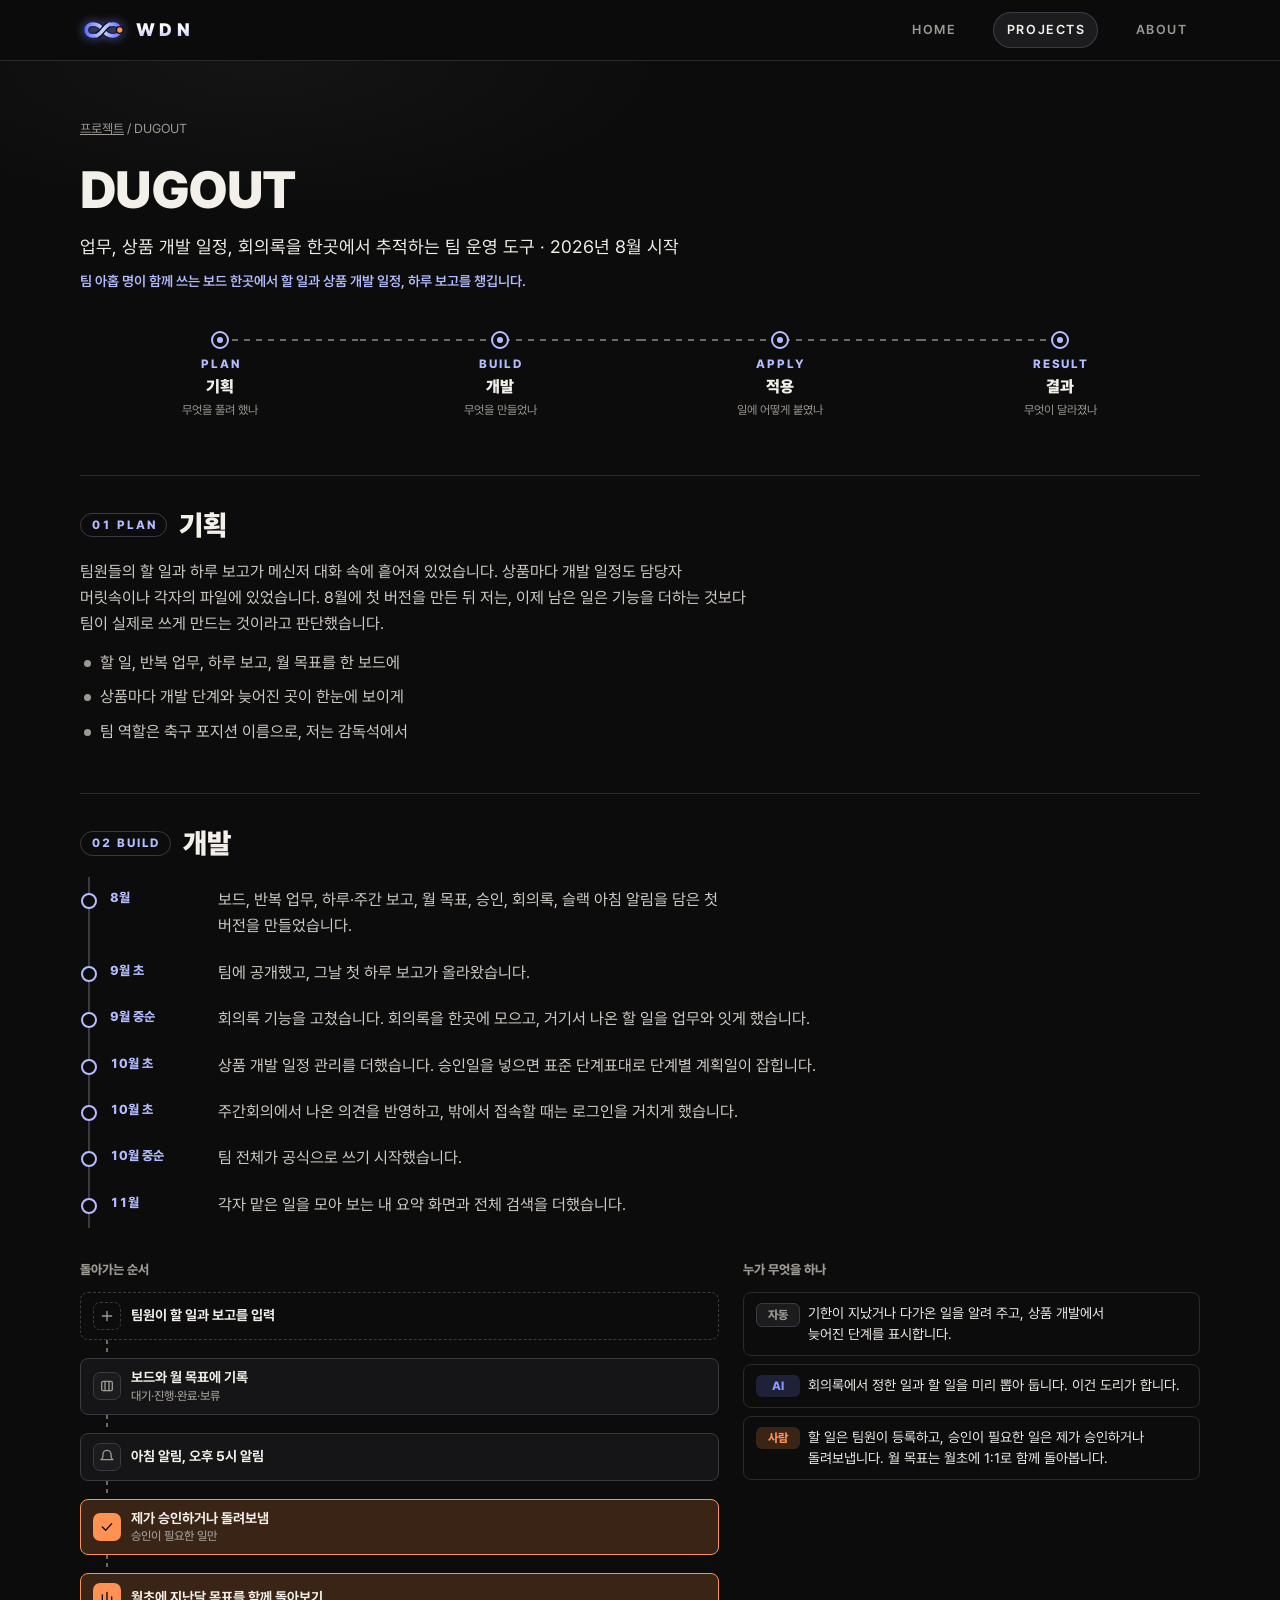
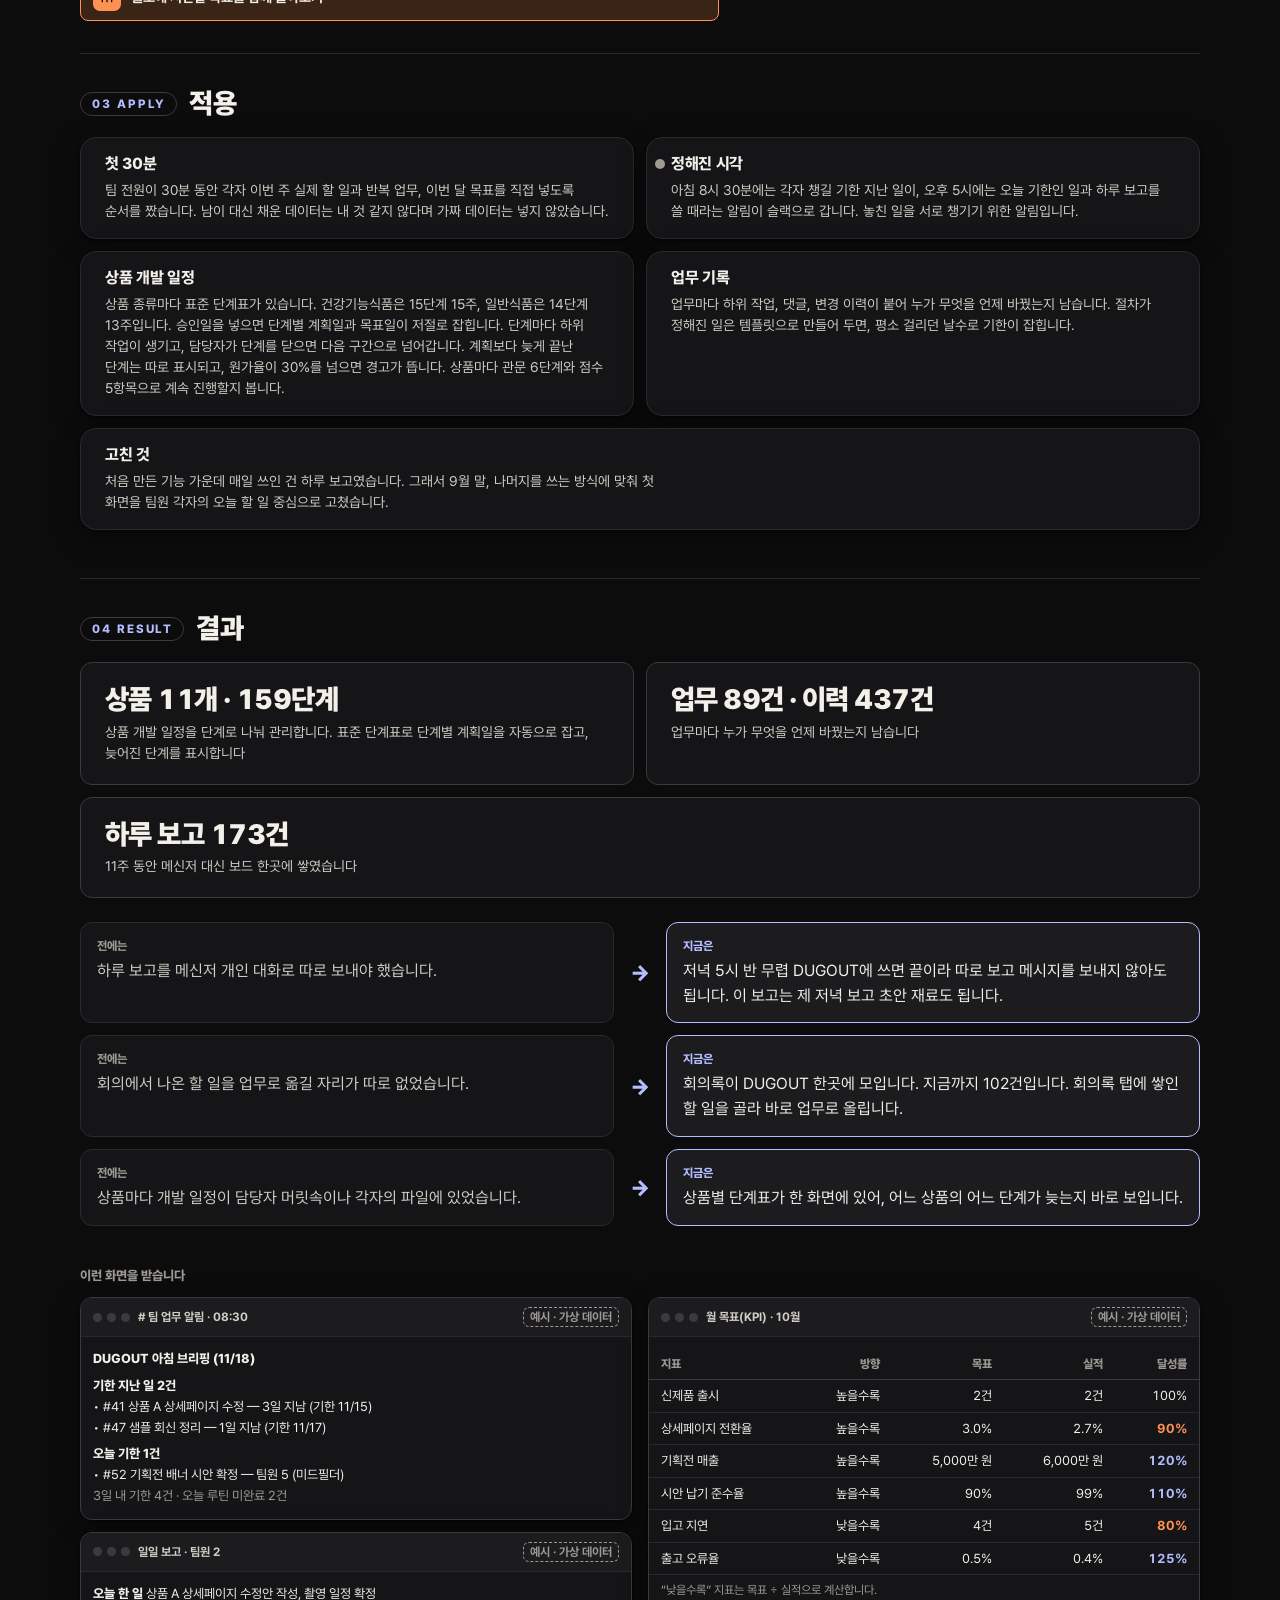
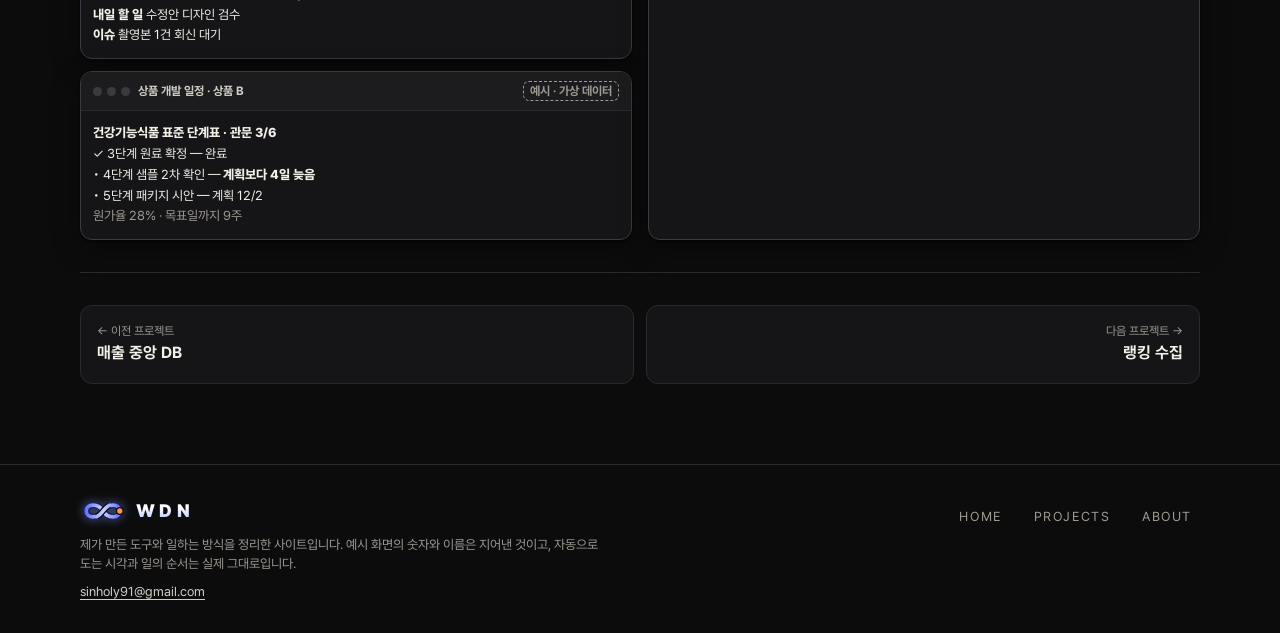
<file: projects/dugout.html>
<!doctype html>
<html lang="ko">
<head>
<meta charset="utf-8">
<meta name="viewport" content="width=device-width, initial-scale=1">
<title>DUGOUT · WANDONAM</title>
<meta name="description" content="업무, 상품 개발 일정, 회의록을 한곳에서 추적하는 팀 운영 도구">
<meta property="og:title" content="DUGOUT · WANDONAM">
<meta property="og:description" content="업무, 상품 개발 일정, 회의록을 한곳에서 추적하는 팀 운영 도구">
<meta property="og:type" content="website">
<meta property="og:locale" content="ko_KR">
<meta name="theme-color" content="#0C0C0D">
<meta name="robots" content="noindex, nofollow">
<link rel="icon" href="data:image/svg+xml,%3Csvg%20xmlns%3D%22%68ttp%3A%2F%2Fwww%2Ew3%2Eorg%2F2000%2Fsvg%22%20viewBox%3D%220%20-7%2040%2038%22%3E%3Cpath%20d%3D%22M20%2012%20C24%205.2%2034.6%205.2%2034.6%2012%20C34.6%2018.8%2024%2018.8%2020%2012%20C16%205.2%205.4%205.2%205.4%2012%20C5.4%2018.8%2016%2018.8%2020%2012%20Z%22%20fill%3D%22none%22%20stroke%3D%22%237E8CFF%22%20stroke-width%3D%225%22%20stroke-linejoin%3D%22round%22%2F%3E%3Cpath%20d%3D%22M14.6%2016.9%20C17%2015.6%2018.6%2014%2020%2012%20C21.4%2010%2023%208.4%2025.4%207.1%22%20fill%3D%22none%22%20stroke%3D%22%230C0C0D%22%20stroke-width%3D%227%22%2F%3E%3Cpath%20d%3D%22M14.6%2016.9%20C17%2015.6%2018.6%2014%2020%2012%20C21.4%2010%2023%208.4%2025.4%207.1%22%20fill%3D%22none%22%20stroke%3D%22%23AEB8FF%22%20stroke-width%3D%225%22%20stroke-linecap%3D%22round%22%2F%3E%3Ccircle%20cx%3D%2234.6%22%20cy%3D%2212%22%20r%3D%224%22%20fill%3D%22%23FF9152%22%2F%3E%3C%2Fsvg%3E">
<link rel="stylesheet" href="../assets/site.css">
</head>
<body>
<script>document.documentElement.classList.add('js');</script>
<a class="skip" href="#main">본문으로 건너뛰기</a>
<header class="top">
  <div class="wrap">
    <a class="logo" href="../index.html" aria-label="WDN 홈"><span class="logo-mark"><svg class="mark" viewBox="0 0 40 24" aria-hidden="true" focusable="false"><defs><linearGradient id="lgh" x1="4" y1="0" x2="36" y2="0" gradientUnits="userSpaceOnUse"><stop offset="0" stop-color="#5B6BFF"/><stop offset=".5" stop-color="#C9D0FF"/><stop offset="1" stop-color="#5B6BFF"/></linearGradient></defs><path d="M20 12 C24 5.2 34.6 5.2 34.6 12 C34.6 18.8 24 18.8 20 12 C16 5.2 5.4 5.2 5.4 12 C5.4 18.8 16 18.8 20 12 Z" fill="none" stroke="#1C2350" stroke-width="5.6" stroke-linejoin="round"/><path d="M20 12 C24 5.2 34.6 5.2 34.6 12 C34.6 18.8 24 18.8 20 12 C16 5.2 5.4 5.2 5.4 12 C5.4 18.8 16 18.8 20 12 Z" fill="none" stroke="url(#lgh)" stroke-width="3.2" stroke-linejoin="round"/><path d="M14.6 16.9 C17 15.6 18.6 14 20 12 C21.4 10 23 8.4 25.4 7.1" fill="none" stroke="#0C0C0D" stroke-width="5.4" stroke-linecap="butt"/><path d="M14.6 16.9 C17 15.6 18.6 14 20 12 C21.4 10 23 8.4 25.4 7.1" fill="none" stroke="url(#lgh)" stroke-width="3.2" stroke-linecap="round"/><circle class="dot" cx="34.6" cy="12" r="2.9" fill="#FF9152" stroke="#0C0C0D" stroke-width="1.2"/></svg></span><b class="logo-word">WDN</b></a>
    <button class="nav-toggle" id="navToggle" type="button" aria-label="메뉴 열기" aria-expanded="false" aria-controls="siteNav"><span></span><span></span><span></span></button>
    <nav class="site-nav" id="siteNav" aria-label="사이트 메뉴"><a href="../index.html" lang="en">HOME</a><a href="../projects.html" aria-current="page" lang="en">PROJECTS</a><a href="../about.html" lang="en">ABOUT</a></nav>
  </div>
</header>
<main id="main">

<section class="page-head"><div class="wrap">
  <div class="crumb"><a href="../projects.html">프로젝트</a> / DUGOUT</div>
  <h1>DUGOUT</h1>
  <p class="lead">업무, <span class="u">상품 개발 일정,</span> 회의록을 한곳에서 추적하는 팀 운영 <span class="u">도구 ·</span> <span class="u">2026년 8월 시작</span></p>
  <p class="relief">팀 아홉 명이 함께 쓰는 보드 한곳에서 할 일과 상품 개발 일정, 하루 보고를 챙깁니다.</p>
  <nav class="stepper" aria-label="진행 단계">
    <a href="#plan"><span class="dot"></span><span class="en" lang="en">PLAN</span><b>기획</b><small>무엇을 풀려 했나</small></a>
    <a href="#dev"><span class="dot"></span><span class="en" lang="en">BUILD</span><b>개발</b><small>무엇을 만들었나</small></a>
    <a href="#apply"><span class="dot"></span><span class="en" lang="en">APPLY</span><b>적용</b><small>일에 어떻게 붙였나</small></a>
    <a href="#result"><span class="dot"></span><span class="en" lang="en">RESULT</span><b>결과</b><small>무엇이 달라졌나</small></a>
  </nav>
</div></section>
<div class="wrap">
  <section class="phase reveal" id="plan"><div class="phase-head"><span class="k" lang="en">01 PLAN</span><h2>기획</h2></div>
    <p class="body">팀원들의 할 일과 하루 보고가 메신저 대화 속에 흩어져 있었습니다. 상품마다 개발 일정도 담당자 머릿속이나 각자의 파일에 있었습니다. 8월에 첫 버전을 만든 뒤 저는, 이제 남은 일은 기능을 더하는 것보다 팀이 실제로 쓰게 만드는 것이라고 판단했습니다.</p><ul class="bul"><li>할 일, 반복 업무, 하루 보고, 월 목표를 한 보드에</li><li>상품마다 개발 단계와 늦어진 곳이 한눈에 보이게</li><li>팀 역할은 축구 포지션 이름으로, 저는 감독석에서</li></ul>
  </section>
  <section class="phase reveal" id="dev"><div class="phase-head"><span class="k" lang="en">02 BUILD</span><h2>개발</h2></div>
    <ol class="tl"><li><span class="d">8월</span><span class="x">보드, 반복 업무, 하루·주간 보고, 월 목표, 승인, 회의록, 슬랙 아침 알림을 담은 첫 버전을 만들었습니다.</span></li><li><span class="d">9월 초</span><span class="x">팀에 공개했고, 그날 첫 하루 보고가 올라왔습니다.</span></li><li><span class="d">9월 중순</span><span class="x">회의록 기능을 고쳤습니다. 회의록을 한곳에 모으고, 거기서 나온 할 일을 업무와 잇게 했습니다.</span></li><li><span class="d">10월 초</span><span class="x">상품 개발 일정 관리를 더했습니다. 승인일을 넣으면 표준 단계표대로 단계별 계획일이 잡힙니다.</span></li><li><span class="d">10월 초</span><span class="x">주간회의에서 나온 의견을 반영하고, 밖에서 접속할 때는 로그인을 거치게 했습니다.</span></li><li><span class="d">10월 중순</span><span class="x">팀 전체가 공식으로 쓰기 시작했습니다.</span></li><li><span class="d">11월</span><span class="x">각자 맡은 일을 모아 보는 내 요약 화면과 전체 검색을 더했습니다.</span></li></ol>
    <div class="sub-row">
      <div><div class="block-t">돌아가는 순서</div><div class="flow"><div class="node io"><span class="ic"><svg viewBox="0 0 24 24"><path d="M5 12h14M12 5v14"/></svg></span><div>팀원이 할 일과 보고를 입력</div></div><div class="node"><span class="ic"><svg viewBox="0 0 24 24"><rect x="4" y="5" width="16" height="14" rx="2"/><path d="M9 5v14M15 5v14"/></svg></span><div>보드와 월 목표에 기록<small>대기·진행·완료·보류</small></div></div><div class="node"><span class="ic"><svg viewBox="0 0 24 24"><path d="M6 8a6 6 0 0 1 12 0c0 7 3 8 3 8H3s3-1 3-8"/></svg></span><div>아침 알림, 오후 5시 알림</div></div><div class="node hu"><span class="ic"><svg viewBox="0 0 24 24"><path d="M5 12l5 5 9-10"/></svg></span><div>제가 승인하거나 돌려보냄<small>승인이 필요한 일만</small></div></div><div class="node hu"><span class="ic"><svg viewBox="0 0 24 24"><path d="M5 19V9M12 19V5M19 19v-7"/></svg></span><div>월초에 지난달 목표를 함께 돌아보기</div></div></div></div>
      <div><div class="block-t">누가 무엇을 하나</div><ul class="keys"><li class="k-auto"><b>자동</b>기한이 지났거나 다가온 일을 알려 주고, 상품 개발에서 늦어진 단계를 표시합니다.</li><li class="k-ai"><b>AI</b>회의록에서 정한 일과 할 일을 미리 뽑아 둡니다. 이건 도리가 합니다.</li><li class="k-hu"><b>사람</b>할 일은 팀원이 등록하고, 승인이 필요한 일은 제가 승인하거나 돌려보냅니다. 월 목표는 월초에 1:1로 함께 돌아봅니다.</li></ul></div>
    </div>
  </section>
  <section class="phase reveal" id="apply"><div class="phase-head"><span class="k" lang="en">03 APPLY</span><h2>적용</h2></div>
    <div class="apply-grid"><div class="card"><h3>첫 30분</h3><p>팀 전원이 30분 동안 각자 이번 주 실제 할 일과 반복 업무, 이번 달 목표를 직접 넣도록 순서를 짰습니다. 남이 대신 채운 데이터는 내 것 같지 않다며 가짜 데이터는 넣지 않았습니다.</p></div><div class="card"><h3><i class="dot d-auto" title="자동 실행"></i>정해진 시각</h3><p>아침 8시 30분에는 각자 챙길 기한 지난 일이, 오후 5시에는 오늘 기한인 일과 하루 보고를 쓸 때라는 알림이 슬랙으로 갑니다. 놓친 일을 서로 챙기기 위한 알림입니다.</p></div><div class="card"><h3>상품 개발 일정</h3><p>상품 종류마다 표준 단계표가 있습니다. 건강기능식품은 15단계 15주, 일반식품은 14단계 13주입니다. 승인일을 넣으면 단계별 계획일과 목표일이 저절로 잡힙니다. 단계마다 하위 작업이 생기고, 담당자가 단계를 닫으면 다음 구간으로 넘어갑니다. 계획보다 늦게 끝난 단계는 따로 표시되고, 원가율이 30%를 넘으면 경고가 뜹니다. 상품마다 관문 6단계와 점수 5항목으로 계속 진행할지 봅니다.</p></div><div class="card"><h3>업무 기록</h3><p>업무마다 하위 작업, 댓글, 변경 이력이 붙어 누가 무엇을 언제 바꿨는지 남습니다. 절차가 정해진 일은 템플릿으로 만들어 두면, 평소 걸리던 날수로 기한이 잡힙니다.</p></div><div class="card"><h3>고친 것</h3><p>처음 만든 기능 가운데 매일 쓰인 건 하루 보고였습니다. 그래서 9월 말, 나머지를 쓰는 방식에 맞춰 첫 화면을 팀원 각자의 오늘 할 일 중심으로 고쳤습니다.</p></div></div>
  </section>
  <section class="phase" id="result"><div class="phase-head"><span class="k" lang="en">04 RESULT</span><h2>결과</h2></div>
    <div class="outcome"><div class="oc"><b><span class="u">상품 11개 ·</span> 159단계</b><span>상품 개발 일정을 단계로 나눠 관리합니다. 표준 단계표로 단계별 계획일을 자동으로 잡고, 늦어진 단계를 표시합니다</span></div><div class="oc"><b><span class="u">업무 89건 ·</span> <span class="u">이력 437건</span></b><span>업무마다 누가 무엇을 언제 바꿨는지 남습니다</span></div><div class="oc"><b><span class="u">하루 보고 173건</span></b><span>11주 동안 메신저 대신 보드 한곳에 쌓였습니다</span></div></div><div class="ba"><div class="ba-row"><div class="ba-b"><span>전에는</span>하루 보고를 메신저 개인 대화로 따로 보내야 했습니다.</div><div class="ba-arrow" aria-hidden="true">→</div><div class="ba-a"><span>지금은</span>저녁 5시 반 무렵 DUGOUT에 쓰면 끝이라 따로 보고 메시지를 보내지 않아도 됩니다. 이 보고는 제 저녁 보고 초안 재료도 됩니다.</div></div><div class="ba-row"><div class="ba-b"><span>전에는</span>회의에서 나온 할 일을 업무로 옮길 자리가 따로 없었습니다.</div><div class="ba-arrow" aria-hidden="true">→</div><div class="ba-a"><span>지금은</span>회의록이 DUGOUT 한곳에 모입니다. 지금까지 102건입니다. 회의록 탭에 쌓인 할 일을 골라 바로 업무로 올립니다.</div></div><div class="ba-row"><div class="ba-b"><span>전에는</span>상품마다 개발 일정이 담당자 머릿속이나 각자의 파일에 있었습니다.</div><div class="ba-arrow" aria-hidden="true">→</div><div class="ba-a"><span>지금은</span>상품별 단계표가 한 화면에 있어, 어느 상품의 어느 단계가 늦는지 바로 보입니다.</div></div></div>
    <div class="block-t">이런 화면을 받습니다</div>
  <div class="outs">
    <div class="stack">
      <div class="mock">
        <div class="mock-bar"><span class="dots"><i></i><i></i><i></i></span><span class="ttl"># 팀 업무 알림 · 08:30</span><span class="fake">예시 · 가상 데이터</span></div>
        <div class="mock-body txt">
          <span class="h">DUGOUT 아침 브리핑 (11/18)</span>
          <span class="h">기한 지난 일 2건</span>
          <span class="li">• #41 상품 A 상세페이지 수정 — 3일 지남 (기한 11/15)</span>
          <span class="li">• #47 샘플 회신 정리 — 1일 지남 (기한 11/17)</span>
          <span class="h">오늘 기한 1건</span>
          <span class="li">• #52 기획전 배너 시안 확정 — 팀원 5 (미드필더)</span>
          <span class="li mut">3일 내 기한 4건 · 오늘 루틴 미완료 2건</span>
        </div>
      </div>
      <div class="mock">
        <div class="mock-bar"><span class="dots"><i></i><i></i><i></i></span><span class="ttl">일일 보고 · 팀원 2</span><span class="fake">예시 · 가상 데이터</span></div>
        <div class="mock-body txt">
          <span class="li"><b>오늘 한 일</b> 상품 A 상세페이지 수정안 작성, 촬영 일정 확정</span>
          <span class="li"><b>내일 할 일</b> 수정안 디자인 검수</span>
          <span class="li"><b>이슈</b> 촬영본 1건 회신 대기</span>
        </div>
      </div>
      <div class="mock">
        <div class="mock-bar"><span class="dots"><i></i><i></i><i></i></span><span class="ttl">상품 개발 일정 · 상품 B</span><span class="fake">예시 · 가상 데이터</span></div>
        <div class="mock-body txt">
          <span class="h">건강기능식품 표준 단계표 · 관문 3/6</span>
          <span class="li">✓ 3단계 원료 확정 — 완료</span>
          <span class="li">• 4단계 샘플 2차 확인 — <b>계획보다 4일 늦음</b></span>
          <span class="li">• 5단계 패키지 시안 — 계획 12/2</span>
          <span class="li mut">원가율 28% · 목표일까지 9주</span>
        </div>
      </div>
    </div>
    <div class="mock">
      <div class="mock-bar"><span class="dots"><i></i><i></i><i></i></span><span class="ttl">월 목표(KPI) · 10월</span><span class="fake">예시 · 가상 데이터</span></div>
      <div class="mock-body tw">
        <table class="otbl keylast">
          <tr><th>지표</th><th>방향</th><th>목표</th><th>실적</th><th>달성률</th></tr>
          <tr><td>신제품 출시</td><td>높을수록</td><td>2건</td><td>2건</td><td>100%</td></tr>
          <tr><td>상세페이지 전환율</td><td>높을수록</td><td>3.0%</td><td>2.7%</td><td class="dn">90%</td></tr>
          <tr><td>기획전 매출</td><td>높을수록</td><td>5,000만 원</td><td>6,000만 원</td><td class="up">120%</td></tr>
          <tr><td>시안 납기 준수율</td><td>높을수록</td><td>90%</td><td>99%</td><td class="up">110%</td></tr>
          <tr><td>입고 지연</td><td>낮을수록</td><td>4건</td><td>5건</td><td class="dn">80%</td></tr>
          <tr><td>출고 오류율</td><td>낮을수록</td><td>0.5%</td><td>0.4%</td><td class="up">125%</td></tr>
        </table>
        <p class="out-cap">“낮을수록” 지표는 목표 ÷ 실적으로 계산합니다.</p>
      </div>
    </div>
  </div>
  
    
    
  </section>
  <nav class="pn-nav" aria-label="다른 프로젝트">
    <a href="sales-db.html"><small>← 이전 프로젝트</small><b>매출 중앙 DB</b></a>
    <a class="nx" href="ranking.html"><small>다음 프로젝트 →</small><b>랭킹 수집</b></a>
  </nav>
</div>
</main>
<footer class="site-foot">
  <div class="wrap">
    <div><a class="logo" href="../index.html" aria-label="WDN 홈"><span class="logo-mark"><svg class="mark" viewBox="0 0 40 24" aria-hidden="true" focusable="false"><defs><linearGradient id="lgf" x1="4" y1="0" x2="36" y2="0" gradientUnits="userSpaceOnUse"><stop offset="0" stop-color="#5B6BFF"/><stop offset=".5" stop-color="#C9D0FF"/><stop offset="1" stop-color="#5B6BFF"/></linearGradient></defs><path d="M20 12 C24 5.2 34.6 5.2 34.6 12 C34.6 18.8 24 18.8 20 12 C16 5.2 5.4 5.2 5.4 12 C5.4 18.8 16 18.8 20 12 Z" fill="none" stroke="#1C2350" stroke-width="5.6" stroke-linejoin="round"/><path d="M20 12 C24 5.2 34.6 5.2 34.6 12 C34.6 18.8 24 18.8 20 12 C16 5.2 5.4 5.2 5.4 12 C5.4 18.8 16 18.8 20 12 Z" fill="none" stroke="url(#lgf)" stroke-width="3.2" stroke-linejoin="round"/><path d="M14.6 16.9 C17 15.6 18.6 14 20 12 C21.4 10 23 8.4 25.4 7.1" fill="none" stroke="#0C0C0D" stroke-width="5.4" stroke-linecap="butt"/><path d="M14.6 16.9 C17 15.6 18.6 14 20 12 C21.4 10 23 8.4 25.4 7.1" fill="none" stroke="url(#lgf)" stroke-width="3.2" stroke-linecap="round"/><circle class="dot" cx="34.6" cy="12" r="2.9" fill="#FF9152" stroke="#0C0C0D" stroke-width="1.2"/></svg></span><b class="logo-word">WDN</b></a>
      <p style="margin-top:10px">제가 만든 도구와 일하는 방식을 정리한 사이트입니다. 예시 화면의 숫자와 이름은 지어낸 것이고, 자동으로 도는 시각과 일의 순서는 실제 그대로입니다.</p>
      <p class="foot-mail"><a href="mailto:sinholy91@gmail.com">sinholy91@gmail.com</a></p></div>
    <nav class="fl" aria-label="바닥 메뉴"><a href="../index.html" lang="en">HOME</a><a href="../projects.html" lang="en">PROJECTS</a><a href="../about.html" lang="en">ABOUT</a></nav>
  </div>
</footer>
<script src="../assets/site.js"></script>
</body>
</html>
</file>
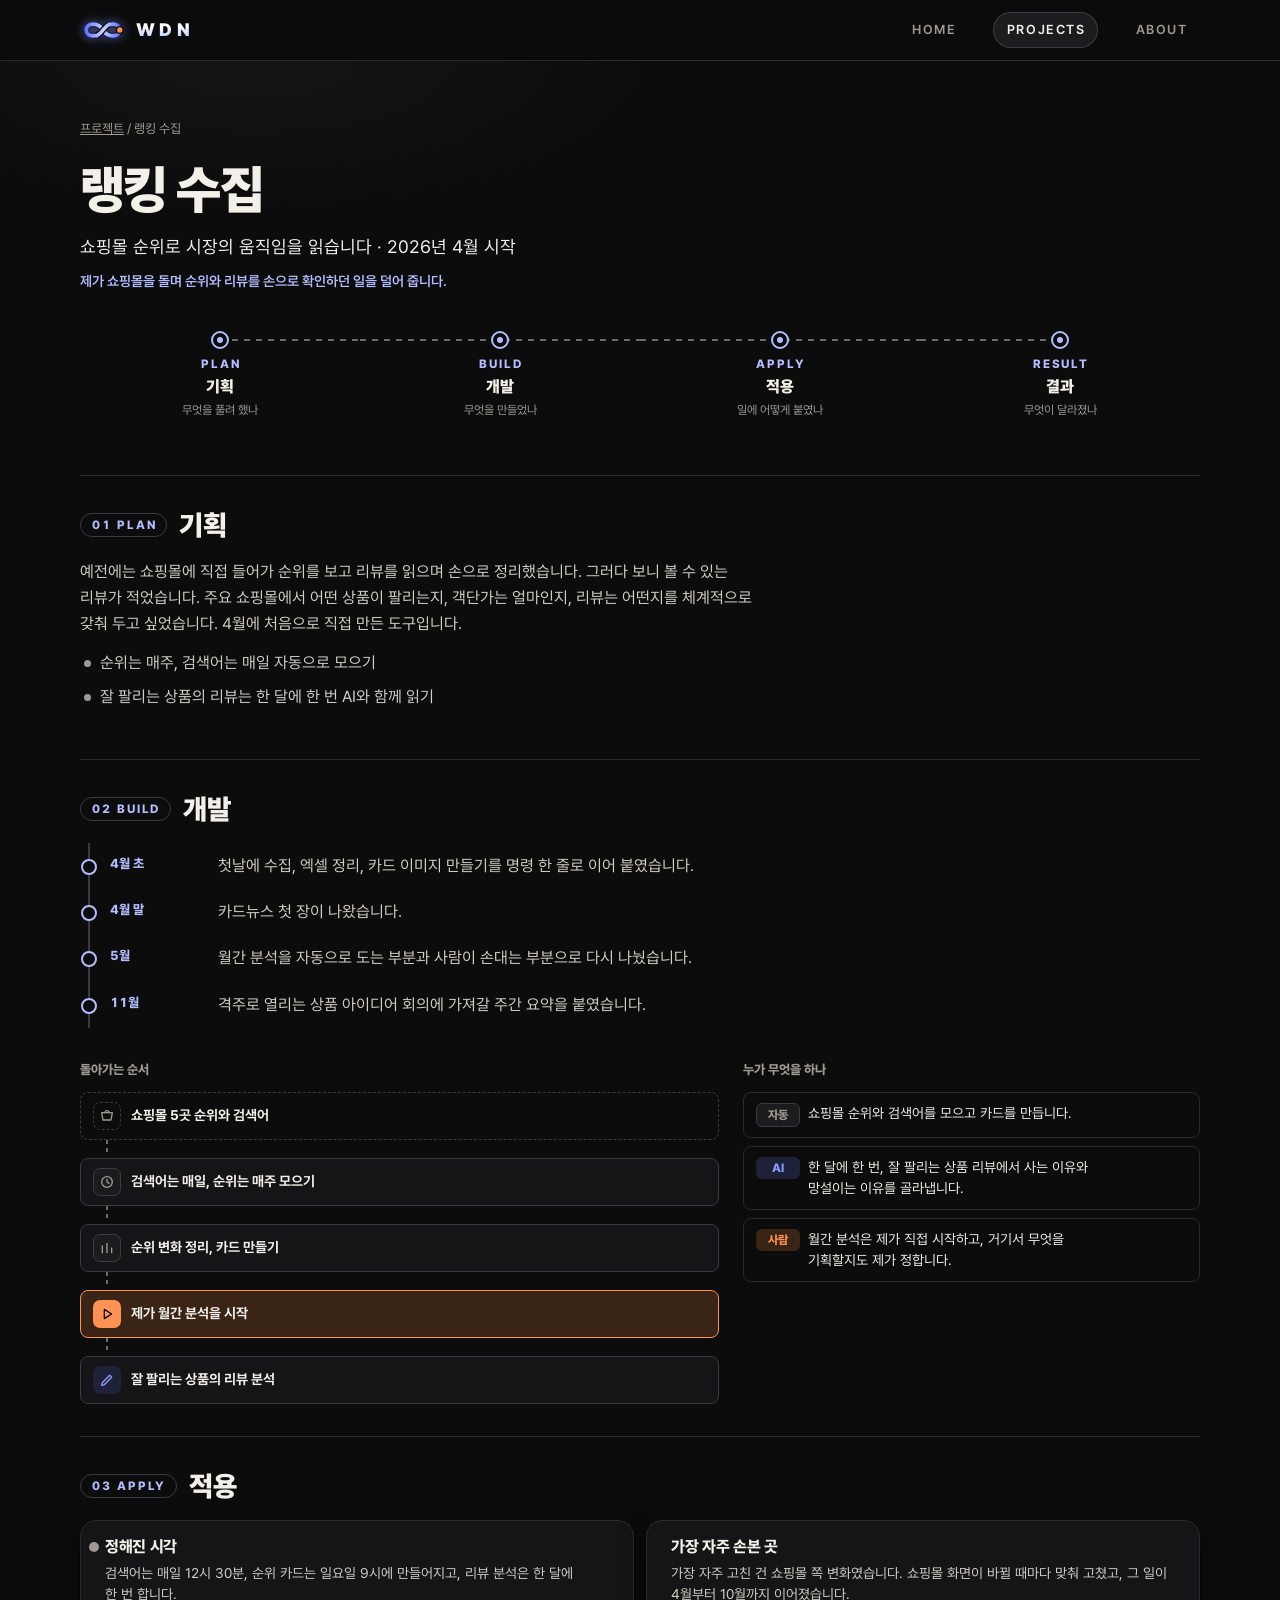
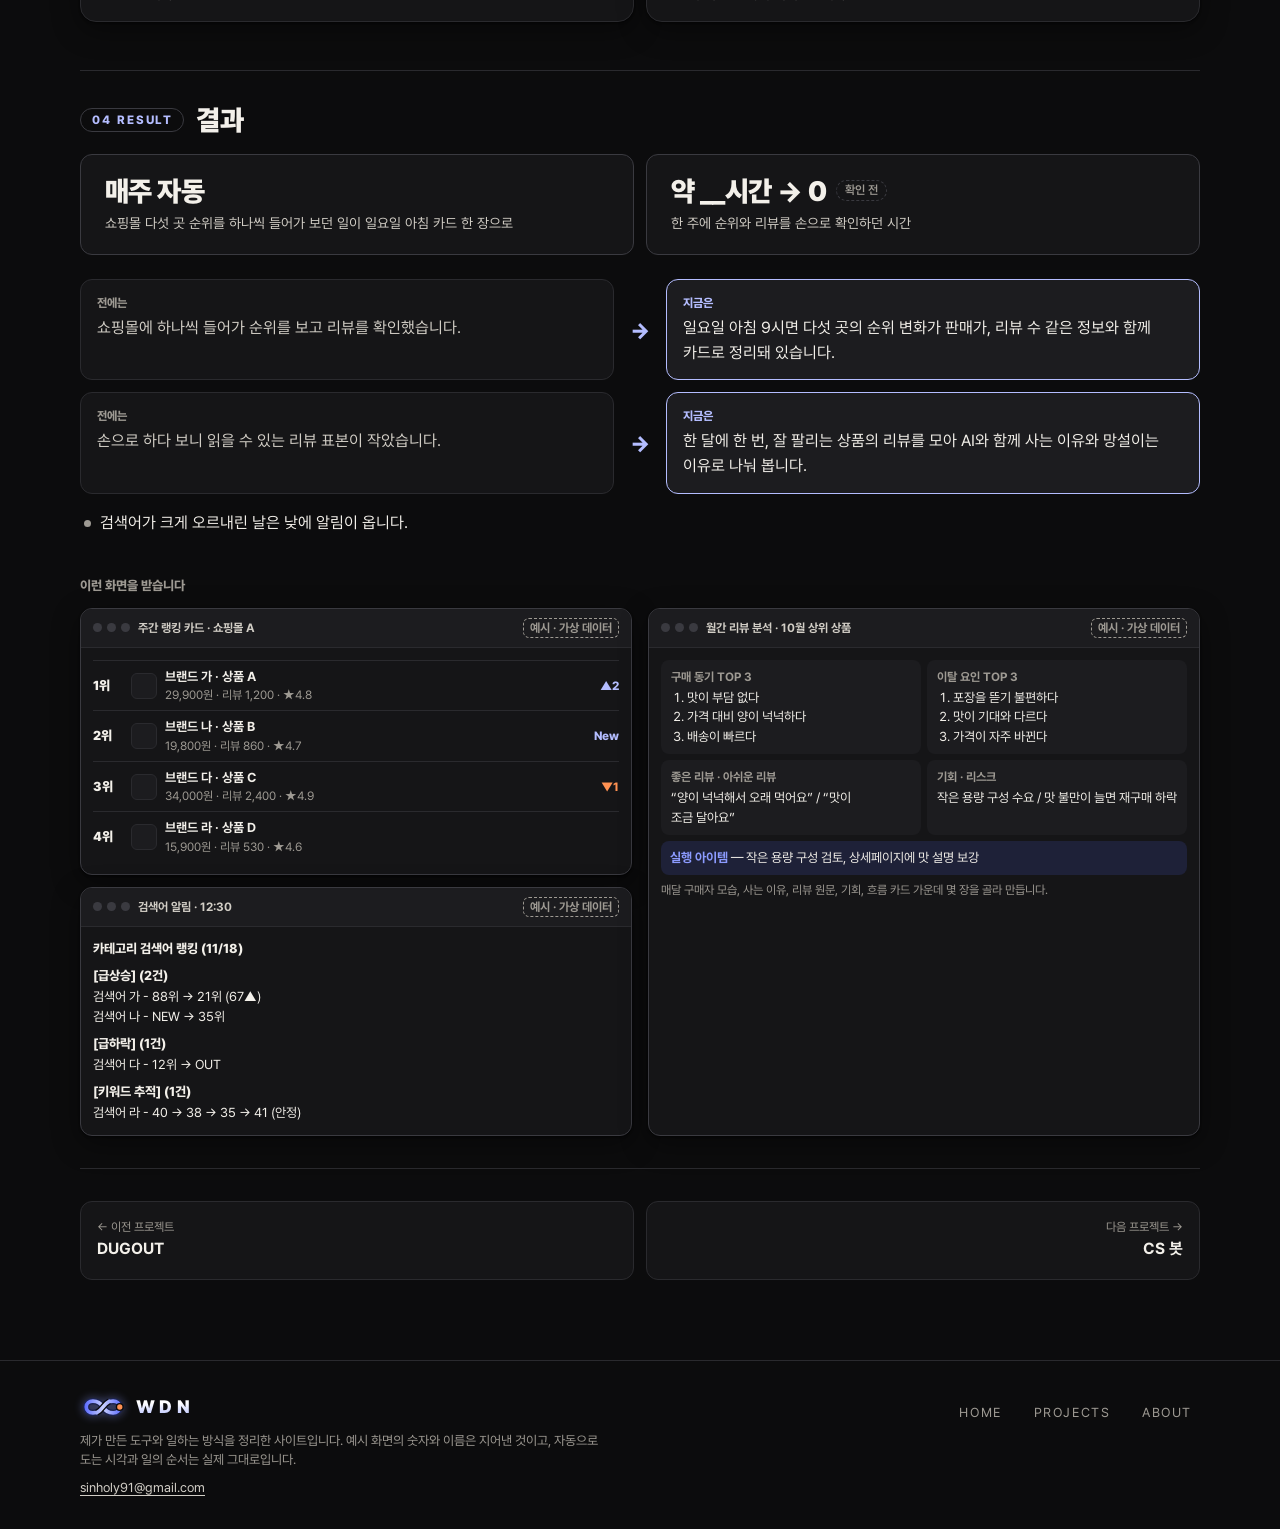
<file: projects/ranking.html>
<!doctype html>
<html lang="ko">
<head>
<meta charset="utf-8">
<meta name="viewport" content="width=device-width, initial-scale=1">
<title>랭킹 수집 · WANDONAM</title>
<meta name="description" content="쇼핑몰 순위로 시장의 움직임을 읽습니다">
<meta property="og:title" content="랭킹 수집 · WANDONAM">
<meta property="og:description" content="쇼핑몰 순위로 시장의 움직임을 읽습니다">
<meta property="og:type" content="website">
<meta property="og:locale" content="ko_KR">
<meta name="theme-color" content="#0C0C0D">
<meta name="robots" content="noindex, nofollow">
<link rel="icon" href="data:image/svg+xml,%3Csvg%20xmlns%3D%22%68ttp%3A%2F%2Fwww%2Ew3%2Eorg%2F2000%2Fsvg%22%20viewBox%3D%220%20-7%2040%2038%22%3E%3Cpath%20d%3D%22M20%2012%20C24%205.2%2034.6%205.2%2034.6%2012%20C34.6%2018.8%2024%2018.8%2020%2012%20C16%205.2%205.4%205.2%205.4%2012%20C5.4%2018.8%2016%2018.8%2020%2012%20Z%22%20fill%3D%22none%22%20stroke%3D%22%237E8CFF%22%20stroke-width%3D%225%22%20stroke-linejoin%3D%22round%22%2F%3E%3Cpath%20d%3D%22M14.6%2016.9%20C17%2015.6%2018.6%2014%2020%2012%20C21.4%2010%2023%208.4%2025.4%207.1%22%20fill%3D%22none%22%20stroke%3D%22%230C0C0D%22%20stroke-width%3D%227%22%2F%3E%3Cpath%20d%3D%22M14.6%2016.9%20C17%2015.6%2018.6%2014%2020%2012%20C21.4%2010%2023%208.4%2025.4%207.1%22%20fill%3D%22none%22%20stroke%3D%22%23AEB8FF%22%20stroke-width%3D%225%22%20stroke-linecap%3D%22round%22%2F%3E%3Ccircle%20cx%3D%2234.6%22%20cy%3D%2212%22%20r%3D%224%22%20fill%3D%22%23FF9152%22%2F%3E%3C%2Fsvg%3E">
<link rel="stylesheet" href="../assets/site.css">
</head>
<body>
<script>document.documentElement.classList.add('js');</script>
<a class="skip" href="#main">본문으로 건너뛰기</a>
<header class="top">
  <div class="wrap">
    <a class="logo" href="../index.html" aria-label="WDN 홈"><span class="logo-mark"><svg class="mark" viewBox="0 0 40 24" aria-hidden="true" focusable="false"><defs><linearGradient id="lgh" x1="4" y1="0" x2="36" y2="0" gradientUnits="userSpaceOnUse"><stop offset="0" stop-color="#5B6BFF"/><stop offset=".5" stop-color="#C9D0FF"/><stop offset="1" stop-color="#5B6BFF"/></linearGradient></defs><path d="M20 12 C24 5.2 34.6 5.2 34.6 12 C34.6 18.8 24 18.8 20 12 C16 5.2 5.4 5.2 5.4 12 C5.4 18.8 16 18.8 20 12 Z" fill="none" stroke="#1C2350" stroke-width="5.6" stroke-linejoin="round"/><path d="M20 12 C24 5.2 34.6 5.2 34.6 12 C34.6 18.8 24 18.8 20 12 C16 5.2 5.4 5.2 5.4 12 C5.4 18.8 16 18.8 20 12 Z" fill="none" stroke="url(#lgh)" stroke-width="3.2" stroke-linejoin="round"/><path d="M14.6 16.9 C17 15.6 18.6 14 20 12 C21.4 10 23 8.4 25.4 7.1" fill="none" stroke="#0C0C0D" stroke-width="5.4" stroke-linecap="butt"/><path d="M14.6 16.9 C17 15.6 18.6 14 20 12 C21.4 10 23 8.4 25.4 7.1" fill="none" stroke="url(#lgh)" stroke-width="3.2" stroke-linecap="round"/><circle class="dot" cx="34.6" cy="12" r="2.9" fill="#FF9152" stroke="#0C0C0D" stroke-width="1.2"/></svg></span><b class="logo-word">WDN</b></a>
    <button class="nav-toggle" id="navToggle" type="button" aria-label="메뉴 열기" aria-expanded="false" aria-controls="siteNav"><span></span><span></span><span></span></button>
    <nav class="site-nav" id="siteNav" aria-label="사이트 메뉴"><a href="../index.html" lang="en">HOME</a><a href="../projects.html" aria-current="page" lang="en">PROJECTS</a><a href="../about.html" lang="en">ABOUT</a></nav>
  </div>
</header>
<main id="main">

<section class="page-head"><div class="wrap">
  <div class="crumb"><a href="../projects.html">프로젝트</a> / 랭킹 수집</div>
  <h1>랭킹 수집</h1>
  <p class="lead">쇼핑몰 순위로 시장의 움직임을 <span class="u">읽습니다 ·</span> <span class="u">2026년 4월 시작</span></p>
  <p class="relief">제가 쇼핑몰을 돌며 순위와 리뷰를 손으로 확인하던 일을 덜어 줍니다.</p>
  <nav class="stepper" aria-label="진행 단계">
    <a href="#plan"><span class="dot"></span><span class="en" lang="en">PLAN</span><b>기획</b><small>무엇을 풀려 했나</small></a>
    <a href="#dev"><span class="dot"></span><span class="en" lang="en">BUILD</span><b>개발</b><small>무엇을 만들었나</small></a>
    <a href="#apply"><span class="dot"></span><span class="en" lang="en">APPLY</span><b>적용</b><small>일에 어떻게 붙였나</small></a>
    <a href="#result"><span class="dot"></span><span class="en" lang="en">RESULT</span><b>결과</b><small>무엇이 달라졌나</small></a>
  </nav>
</div></section>
<div class="wrap">
  <section class="phase reveal" id="plan"><div class="phase-head"><span class="k" lang="en">01 PLAN</span><h2>기획</h2></div>
    <p class="body">예전에는 쇼핑몰에 직접 들어가 순위를 보고 리뷰를 읽으며 손으로 정리했습니다. 그러다 보니 볼 수 있는 리뷰가 적었습니다. 주요 쇼핑몰에서 어떤 상품이 팔리는지, 객단가는 얼마인지, 리뷰는 어떤지를 체계적으로 갖춰 두고 싶었습니다. 4월에 처음으로 직접 만든 도구입니다.</p><ul class="bul"><li>순위는 매주, 검색어는 매일 자동으로 모으기</li><li>잘 팔리는 상품의 리뷰는 한 달에 한 번 AI와 함께 읽기</li></ul>
  </section>
  <section class="phase reveal" id="dev"><div class="phase-head"><span class="k" lang="en">02 BUILD</span><h2>개발</h2></div>
    <ol class="tl"><li><span class="d">4월 초</span><span class="x">첫날에 수집, 엑셀 정리, 카드 이미지 만들기를 명령 한 줄로 이어 붙였습니다.</span></li><li><span class="d">4월 말</span><span class="x">카드뉴스 첫 장이 나왔습니다.</span></li><li><span class="d">5월</span><span class="x">월간 분석을 자동으로 도는 부분과 사람이 손대는 부분으로 다시 나눴습니다.</span></li><li><span class="d">11월</span><span class="x">격주로 열리는 상품 아이디어 회의에 가져갈 주간 요약을 붙였습니다.</span></li></ol>
    <div class="sub-row">
      <div><div class="block-t">돌아가는 순서</div><div class="flow"><div class="node io"><span class="ic"><svg viewBox="0 0 24 24"><path d="M4 7h16l-2 11H6z"/><path d="M9 7a3 3 0 0 1 6 0"/></svg></span><div>쇼핑몰 5곳 순위와 검색어</div></div><div class="node"><span class="ic"><svg viewBox="0 0 24 24"><circle cx="12" cy="12" r="8"/><path d="M12 8v4l3 2"/></svg></span><div>검색어는 매일, 순위는 매주 모으기</div></div><div class="node"><span class="ic"><svg viewBox="0 0 24 24"><path d="M5 19V9M12 19V5M19 19v-7"/></svg></span><div>순위 변화 정리, 카드 만들기</div></div><div class="node hu"><span class="ic"><svg viewBox="0 0 24 24"><path d="M8 5l11 7-11 7z"/></svg></span><div>제가 월간 분석을 시작</div></div><div class="node ai"><span class="ic"><svg viewBox="0 0 24 24"><path d="M4 20l4-1 11-11-3-3L5 16z"/></svg></span><div>잘 팔리는 상품의 리뷰 분석</div></div></div></div>
      <div><div class="block-t">누가 무엇을 하나</div><ul class="keys"><li class="k-auto"><b>자동</b>쇼핑몰 순위와 검색어를 모으고 카드를 만듭니다.</li><li class="k-ai"><b>AI</b>한 달에 한 번, 잘 팔리는 상품 리뷰에서 사는 이유와 망설이는 이유를 골라냅니다.</li><li class="k-hu"><b>사람</b>월간 분석은 제가 직접 시작하고, 거기서 무엇을 기획할지도 제가 정합니다.</li></ul></div>
    </div>
  </section>
  <section class="phase reveal" id="apply"><div class="phase-head"><span class="k" lang="en">03 APPLY</span><h2>적용</h2></div>
    <div class="apply-grid"><div class="card"><h3><i class="dot d-auto" title="자동 실행"></i>정해진 시각</h3><p>검색어는 매일 12시 30분, 순위 카드는 일요일 9시에 만들어지고, 리뷰 분석은 한 달에 한 번 합니다.</p></div><div class="card"><h3>가장 자주 손본 곳</h3><p>가장 자주 고친 건 쇼핑몰 쪽 변화였습니다. 쇼핑몰 화면이 바뀔 때마다 맞춰 고쳤고, 그 일이 4월부터 10월까지 이어졌습니다.</p></div></div>
  </section>
  <section class="phase" id="result"><div class="phase-head"><span class="k" lang="en">04 RESULT</span><h2>결과</h2></div>
    <div class="outcome"><div class="oc"><b><span class="u">매주 자동</span></b><span>쇼핑몰 다섯 곳 순위를 하나씩 들어가 보던 일이 일요일 아침 카드 한 장으로</span></div><div class="oc"><b><span class="u">약 __시간 → 0</span><span class="unconf">확인 전</span></b><span>한 주에 순위와 리뷰를 손으로 확인하던 시간</span></div></div><div class="ba"><div class="ba-row"><div class="ba-b"><span>전에는</span>쇼핑몰에 하나씩 들어가 순위를 보고 리뷰를 확인했습니다.</div><div class="ba-arrow" aria-hidden="true">→</div><div class="ba-a"><span>지금은</span>일요일 아침 9시면 다섯 곳의 순위 변화가 판매가, 리뷰 수 같은 정보와 함께 카드로 정리돼 있습니다.</div></div><div class="ba-row"><div class="ba-b"><span>전에는</span>손으로 하다 보니 읽을 수 있는 리뷰 표본이 작았습니다.</div><div class="ba-arrow" aria-hidden="true">→</div><div class="ba-a"><span>지금은</span>한 달에 한 번, 잘 팔리는 상품의 리뷰를 모아 AI와 함께 사는 이유와 망설이는 이유로 나눠 봅니다.</div></div></div><ul class="bul now"><li>검색어가 크게 오르내린 날은 낮에 알림이 옵니다.</li></ul>
    <div class="block-t">이런 화면을 받습니다</div>
  <div class="outs">
    <div class="stack">
      <div class="mock">
        <div class="mock-bar"><span class="dots"><i></i><i></i><i></i></span><span class="ttl">주간 랭킹 카드 · 쇼핑몰 A</span><span class="fake">예시 · 가상 데이터</span></div>
        <div class="mock-body">
          <div class="rk-row"><span class="n">1위</span><span class="im"></span><span class="nm"><b>브랜드 가 · 상품 A</b><span>29,900원 · 리뷰 1,200 · ★4.8</span></span><span class="mv up">▲2</span></div>
          <div class="rk-row"><span class="n">2위</span><span class="im"></span><span class="nm"><b>브랜드 나 · 상품 B</b><span>19,800원 · 리뷰 860 · ★4.7</span></span><span class="mv up">New</span></div>
          <div class="rk-row"><span class="n">3위</span><span class="im"></span><span class="nm"><b>브랜드 다 · 상품 C</b><span>34,000원 · 리뷰 2,400 · ★4.9</span></span><span class="mv dn">▼1</span></div>
          <div class="rk-row"><span class="n">4위</span><span class="im"></span><span class="nm"><b>브랜드 라 · 상품 D</b><span>15,900원 · 리뷰 530 · ★4.6</span></span><span class="mv"></span></div>
        </div>
      </div>
      <div class="mock">
        <div class="mock-bar"><span class="dots"><i></i><i></i><i></i></span><span class="ttl">검색어 알림 · 12:30</span><span class="fake">예시 · 가상 데이터</span></div>
        <div class="mock-body txt">
          <span class="h">카테고리 검색어 랭킹 (11/18)</span>
          <span class="h">[급상승] (2건)</span><span class="li">검색어 가 - 88위 → 21위 (67▲)</span><span class="li">검색어 나 - NEW → 35위</span>
          <span class="h">[급하락] (1건)</span><span class="li">검색어 다 - 12위 → OUT</span>
          <span class="h">[키워드 추적] (1건)</span><span class="li">검색어 라 - 40 → 38 → 35 → 41 (안정)</span>
        </div>
      </div>
    </div>
    <div class="mock">
      <div class="mock-bar"><span class="dots"><i></i><i></i><i></i></span><span class="ttl">월간 리뷰 분석 · 10월 상위 상품</span><span class="fake">예시 · 가상 데이터</span></div>
      <div class="mock-body">
        <div class="ana">
          <div><b>구매 동기 TOP 3</b><ol><li>맛이 부담 없다</li><li>가격 대비 양이 넉넉하다</li><li>배송이 빠르다</li></ol></div>
          <div><b>이탈 요인 TOP 3</b><ol><li>포장을 뜯기 불편하다</li><li>맛이 기대와 다르다</li><li>가격이 자주 바뀐다</li></ol></div>
          <div><b>좋은 리뷰 · 아쉬운 리뷰</b>“양이 넉넉해서 오래 먹어요” / “맛이 조금 달아요”</div>
          <div><b>기회 · 리스크</b>작은 용량 구성 수요 / 맛 불만이 늘면 재구매 하락</div>
        </div>
        <div class="ins-i" style="margin-top:6px"><b>실행 아이템</b> — 작은 용량 구성 검토, 상세페이지에 맛 설명 보강</div>
        <p class="out-cap">매달 구매자 모습, 사는 이유, 리뷰 원문, 기회, 흐름 카드 가운데 몇 장을 골라 만듭니다.</p>
      </div>
    </div>
  </div>
  
    
    
  </section>
  <nav class="pn-nav" aria-label="다른 프로젝트">
    <a href="dugout.html"><small>← 이전 프로젝트</small><b>DUGOUT</b></a>
    <a class="nx" href="cs-bot.html"><small>다음 프로젝트 →</small><b>CS 봇</b></a>
  </nav>
</div>
</main>
<footer class="site-foot">
  <div class="wrap">
    <div><a class="logo" href="../index.html" aria-label="WDN 홈"><span class="logo-mark"><svg class="mark" viewBox="0 0 40 24" aria-hidden="true" focusable="false"><defs><linearGradient id="lgf" x1="4" y1="0" x2="36" y2="0" gradientUnits="userSpaceOnUse"><stop offset="0" stop-color="#5B6BFF"/><stop offset=".5" stop-color="#C9D0FF"/><stop offset="1" stop-color="#5B6BFF"/></linearGradient></defs><path d="M20 12 C24 5.2 34.6 5.2 34.6 12 C34.6 18.8 24 18.8 20 12 C16 5.2 5.4 5.2 5.4 12 C5.4 18.8 16 18.8 20 12 Z" fill="none" stroke="#1C2350" stroke-width="5.6" stroke-linejoin="round"/><path d="M20 12 C24 5.2 34.6 5.2 34.6 12 C34.6 18.8 24 18.8 20 12 C16 5.2 5.4 5.2 5.4 12 C5.4 18.8 16 18.8 20 12 Z" fill="none" stroke="url(#lgf)" stroke-width="3.2" stroke-linejoin="round"/><path d="M14.6 16.9 C17 15.6 18.6 14 20 12 C21.4 10 23 8.4 25.4 7.1" fill="none" stroke="#0C0C0D" stroke-width="5.4" stroke-linecap="butt"/><path d="M14.6 16.9 C17 15.6 18.6 14 20 12 C21.4 10 23 8.4 25.4 7.1" fill="none" stroke="url(#lgf)" stroke-width="3.2" stroke-linecap="round"/><circle class="dot" cx="34.6" cy="12" r="2.9" fill="#FF9152" stroke="#0C0C0D" stroke-width="1.2"/></svg></span><b class="logo-word">WDN</b></a>
      <p style="margin-top:10px">제가 만든 도구와 일하는 방식을 정리한 사이트입니다. 예시 화면의 숫자와 이름은 지어낸 것이고, 자동으로 도는 시각과 일의 순서는 실제 그대로입니다.</p>
      <p class="foot-mail"><a href="mailto:sinholy91@gmail.com">sinholy91@gmail.com</a></p></div>
    <nav class="fl" aria-label="바닥 메뉴"><a href="../index.html" lang="en">HOME</a><a href="../projects.html" lang="en">PROJECTS</a><a href="../about.html" lang="en">ABOUT</a></nav>
  </div>
</footer>
<script src="../assets/site.js"></script>
</body>
</html>
</file>
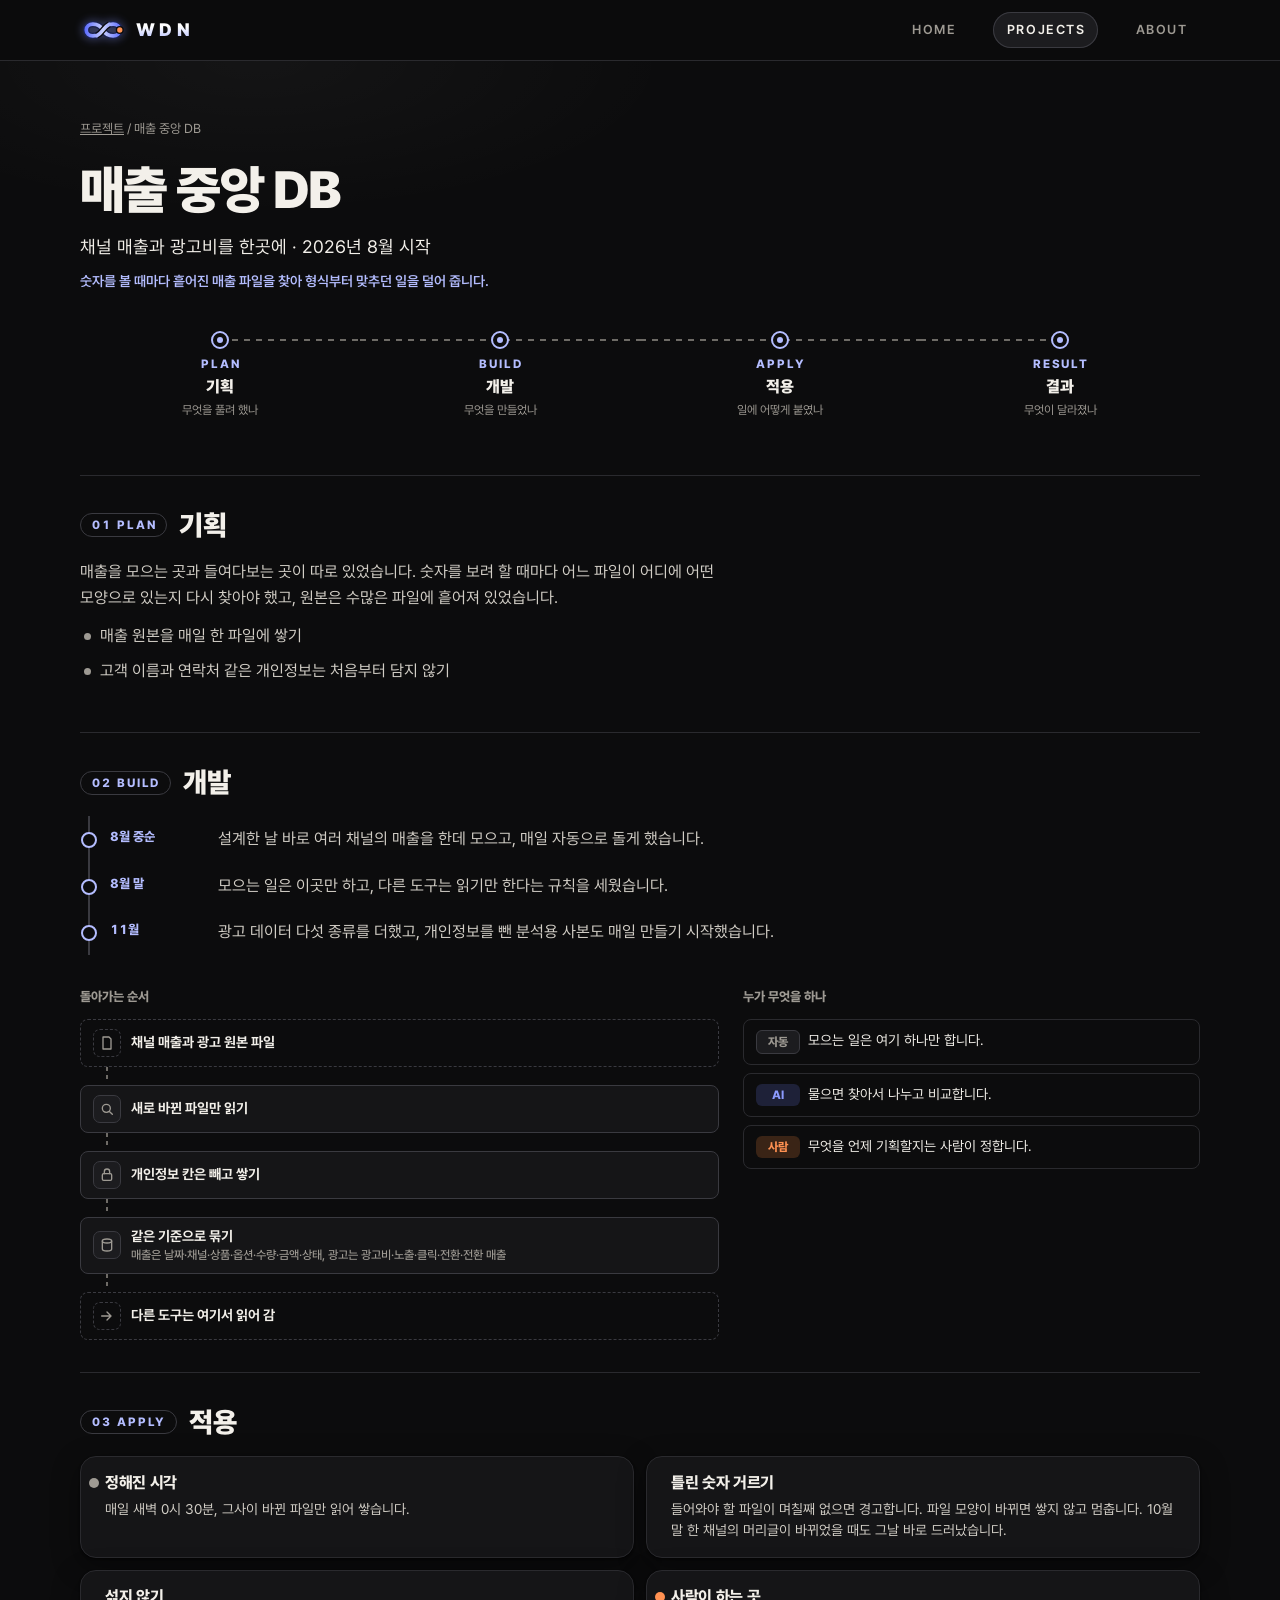
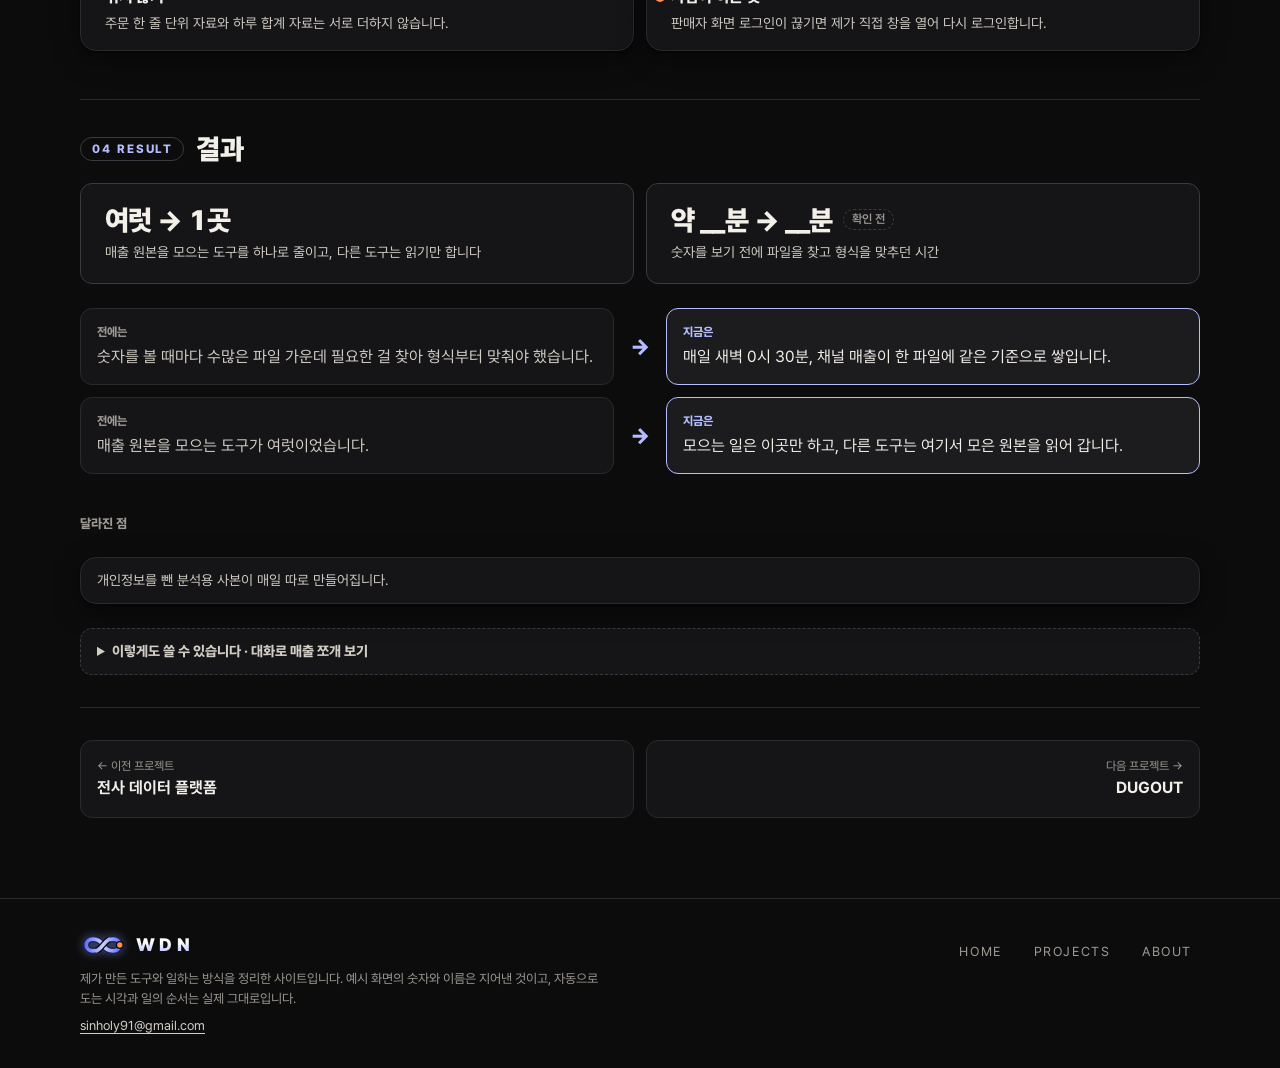
<file: projects/sales-db.html>
<!doctype html>
<html lang="ko">
<head>
<meta charset="utf-8">
<meta name="viewport" content="width=device-width, initial-scale=1">
<title>매출 중앙 DB · WANDONAM</title>
<meta name="description" content="채널 매출과 광고비를 한곳에">
<meta property="og:title" content="매출 중앙 DB · WANDONAM">
<meta property="og:description" content="채널 매출과 광고비를 한곳에">
<meta property="og:type" content="website">
<meta property="og:locale" content="ko_KR">
<meta name="theme-color" content="#0C0C0D">
<meta name="robots" content="noindex, nofollow">
<link rel="icon" href="data:image/svg+xml,%3Csvg%20xmlns%3D%22%68ttp%3A%2F%2Fwww%2Ew3%2Eorg%2F2000%2Fsvg%22%20viewBox%3D%220%20-7%2040%2038%22%3E%3Cpath%20d%3D%22M20%2012%20C24%205.2%2034.6%205.2%2034.6%2012%20C34.6%2018.8%2024%2018.8%2020%2012%20C16%205.2%205.4%205.2%205.4%2012%20C5.4%2018.8%2016%2018.8%2020%2012%20Z%22%20fill%3D%22none%22%20stroke%3D%22%237E8CFF%22%20stroke-width%3D%225%22%20stroke-linejoin%3D%22round%22%2F%3E%3Cpath%20d%3D%22M14.6%2016.9%20C17%2015.6%2018.6%2014%2020%2012%20C21.4%2010%2023%208.4%2025.4%207.1%22%20fill%3D%22none%22%20stroke%3D%22%230C0C0D%22%20stroke-width%3D%227%22%2F%3E%3Cpath%20d%3D%22M14.6%2016.9%20C17%2015.6%2018.6%2014%2020%2012%20C21.4%2010%2023%208.4%2025.4%207.1%22%20fill%3D%22none%22%20stroke%3D%22%23AEB8FF%22%20stroke-width%3D%225%22%20stroke-linecap%3D%22round%22%2F%3E%3Ccircle%20cx%3D%2234.6%22%20cy%3D%2212%22%20r%3D%224%22%20fill%3D%22%23FF9152%22%2F%3E%3C%2Fsvg%3E">
<link rel="stylesheet" href="../assets/site.css">
</head>
<body>
<script>document.documentElement.classList.add('js');</script>
<a class="skip" href="#main">본문으로 건너뛰기</a>
<header class="top">
  <div class="wrap">
    <a class="logo" href="../index.html" aria-label="WDN 홈"><span class="logo-mark"><svg class="mark" viewBox="0 0 40 24" aria-hidden="true" focusable="false"><defs><linearGradient id="lgh" x1="4" y1="0" x2="36" y2="0" gradientUnits="userSpaceOnUse"><stop offset="0" stop-color="#5B6BFF"/><stop offset=".5" stop-color="#C9D0FF"/><stop offset="1" stop-color="#5B6BFF"/></linearGradient></defs><path d="M20 12 C24 5.2 34.6 5.2 34.6 12 C34.6 18.8 24 18.8 20 12 C16 5.2 5.4 5.2 5.4 12 C5.4 18.8 16 18.8 20 12 Z" fill="none" stroke="#1C2350" stroke-width="5.6" stroke-linejoin="round"/><path d="M20 12 C24 5.2 34.6 5.2 34.6 12 C34.6 18.8 24 18.8 20 12 C16 5.2 5.4 5.2 5.4 12 C5.4 18.8 16 18.8 20 12 Z" fill="none" stroke="url(#lgh)" stroke-width="3.2" stroke-linejoin="round"/><path d="M14.6 16.9 C17 15.6 18.6 14 20 12 C21.4 10 23 8.4 25.4 7.1" fill="none" stroke="#0C0C0D" stroke-width="5.4" stroke-linecap="butt"/><path d="M14.6 16.9 C17 15.6 18.6 14 20 12 C21.4 10 23 8.4 25.4 7.1" fill="none" stroke="url(#lgh)" stroke-width="3.2" stroke-linecap="round"/><circle class="dot" cx="34.6" cy="12" r="2.9" fill="#FF9152" stroke="#0C0C0D" stroke-width="1.2"/></svg></span><b class="logo-word">WDN</b></a>
    <button class="nav-toggle" id="navToggle" type="button" aria-label="메뉴 열기" aria-expanded="false" aria-controls="siteNav"><span></span><span></span><span></span></button>
    <nav class="site-nav" id="siteNav" aria-label="사이트 메뉴"><a href="../index.html" lang="en">HOME</a><a href="../projects.html" aria-current="page" lang="en">PROJECTS</a><a href="../about.html" lang="en">ABOUT</a></nav>
  </div>
</header>
<main id="main">

<section class="page-head"><div class="wrap">
  <div class="crumb"><a href="../projects.html">프로젝트</a> / 매출 중앙 DB</div>
  <h1>매출 중앙 DB</h1>
  <p class="lead"><span class="u">채널 매출과 광고비를 한곳에 ·</span> <span class="u">2026년 8월 시작</span></p>
  <p class="relief">숫자를 볼 때마다 흩어진 매출 파일을 찾아 형식부터 맞추던 일을 덜어 줍니다.</p>
  <nav class="stepper" aria-label="진행 단계">
    <a href="#plan"><span class="dot"></span><span class="en" lang="en">PLAN</span><b>기획</b><small>무엇을 풀려 했나</small></a>
    <a href="#dev"><span class="dot"></span><span class="en" lang="en">BUILD</span><b>개발</b><small>무엇을 만들었나</small></a>
    <a href="#apply"><span class="dot"></span><span class="en" lang="en">APPLY</span><b>적용</b><small>일에 어떻게 붙였나</small></a>
    <a href="#result"><span class="dot"></span><span class="en" lang="en">RESULT</span><b>결과</b><small>무엇이 달라졌나</small></a>
  </nav>
</div></section>
<div class="wrap">
  <section class="phase reveal" id="plan"><div class="phase-head"><span class="k" lang="en">01 PLAN</span><h2>기획</h2></div>
    <p class="body">매출을 모으는 곳과 들여다보는 곳이 따로 있었습니다. 숫자를 보려 할 때마다 어느 파일이 어디에 어떤 모양으로 있는지 다시 찾아야 했고, 원본은 수많은 파일에 흩어져 있었습니다.</p><ul class="bul"><li>매출 원본을 매일 한 파일에 쌓기</li><li>고객 이름과 연락처 같은 개인정보는 처음부터 담지 않기</li></ul>
  </section>
  <section class="phase reveal" id="dev"><div class="phase-head"><span class="k" lang="en">02 BUILD</span><h2>개발</h2></div>
    <ol class="tl"><li><span class="d">8월 중순</span><span class="x">설계한 날 바로 여러 채널의 매출을 한데 모으고, 매일 자동으로 돌게 했습니다.</span></li><li><span class="d">8월 말</span><span class="x">모으는 일은 이곳만 하고, 다른 도구는 읽기만 한다는 규칙을 세웠습니다.</span></li><li><span class="d">11월</span><span class="x">광고 데이터 다섯 종류를 더했고, 개인정보를 뺀 분석용 사본도 매일 만들기 시작했습니다.</span></li></ol>
    <div class="sub-row">
      <div><div class="block-t">돌아가는 순서</div><div class="flow"><div class="node io"><span class="ic"><svg viewBox="0 0 24 24"><path d="M6 3h9l3 3v15H6z"/></svg></span><div>채널 매출과 광고 원본 파일</div></div><div class="node"><span class="ic"><svg viewBox="0 0 24 24"><circle cx="11" cy="11" r="6"/><path d="M20 20l-4-4"/></svg></span><div>새로 바뀐 파일만 읽기</div></div><div class="node"><span class="ic"><svg viewBox="0 0 24 24"><rect x="5" y="10" width="14" height="10" rx="2"/><path d="M8 10V7a4 4 0 0 1 8 0v3"/></svg></span><div>개인정보 칸은 빼고 쌓기</div></div><div class="node"><span class="ic"><svg viewBox="0 0 24 24"><ellipse cx="12" cy="6" rx="7" ry="3"/><path d="M5 6v12c0 1.7 3 3 7 3s7-1.3 7-3V6"/></svg></span><div>같은 기준으로 묶기<small>매출은 날짜·채널·상품·옵션·수량·금액·상태, 광고는 광고비·노출·클릭·전환·전환 매출</small></div></div><div class="node io"><span class="ic"><svg viewBox="0 0 24 24"><path d="M4 12h12M12 6l6 6-6 6"/></svg></span><div>다른 도구는 여기서 읽어 감</div></div></div></div>
      <div><div class="block-t">누가 무엇을 하나</div><ul class="keys"><li class="k-auto"><b>자동</b>모으는 일은 여기 하나만 합니다.</li><li class="k-ai"><b>AI</b>물으면 찾아서 나누고 비교합니다.</li><li class="k-hu"><b>사람</b>무엇을 언제 기획할지는 사람이 정합니다.</li></ul></div>
    </div>
  </section>
  <section class="phase reveal" id="apply"><div class="phase-head"><span class="k" lang="en">03 APPLY</span><h2>적용</h2></div>
    <div class="apply-grid"><div class="card"><h3><i class="dot d-auto" title="자동 실행"></i>정해진 시각</h3><p>매일 새벽 0시 30분, 그사이 바뀐 파일만 읽어 쌓습니다.</p></div><div class="card"><h3>틀린 숫자 거르기</h3><p>들어와야 할 파일이 며칠째 없으면 경고합니다. 파일 모양이 바뀌면 쌓지 않고 멈춥니다. 10월 말 한 채널의 머리글이 바뀌었을 때도 그날 바로 드러났습니다.</p></div><div class="card"><h3>섞지 않기</h3><p>주문 한 줄 단위 자료와 하루 합계 자료는 서로 더하지 않습니다.</p></div><div class="card"><h3><i class="dot d-hu" title="사람이 결정"></i>사람이 하는 곳</h3><p>판매자 화면 로그인이 끊기면 제가 직접 창을 열어 다시 로그인합니다.</p></div></div>
  </section>
  <section class="phase" id="result"><div class="phase-head"><span class="k" lang="en">04 RESULT</span><h2>결과</h2></div>
    <div class="outcome"><div class="oc"><b><span class="u">여럿 → 1곳</span></b><span>매출 원본을 모으는 도구를 하나로 줄이고, 다른 도구는 읽기만 합니다</span></div><div class="oc"><b><span class="u">약 __분 → __분</span><span class="unconf">확인 전</span></b><span>숫자를 보기 전에 파일을 찾고 형식을 맞추던 시간</span></div></div><div class="ba"><div class="ba-row"><div class="ba-b"><span>전에는</span>숫자를 볼 때마다 수많은 파일 가운데 필요한 걸 찾아 형식부터 맞춰야 했습니다.</div><div class="ba-arrow" aria-hidden="true">→</div><div class="ba-a"><span>지금은</span>매일 새벽 0시 30분, 채널 매출이 한 파일에 같은 기준으로 쌓입니다.</div></div><div class="ba-row"><div class="ba-b"><span>전에는</span>매출 원본을 모으는 도구가 여럿이었습니다.</div><div class="ba-arrow" aria-hidden="true">→</div><div class="ba-a"><span>지금은</span>모으는 일은 이곳만 하고, 다른 도구는 여기서 모은 원본을 읽어 갑니다.</div></div></div>
    
    <div class="block-t">달라진 점</div><div class="changes"><div class="card"><span>개인정보를 뺀 분석용 사본이 매일 따로 만들어집니다.</span></div></div>
    <details class="maybe"><summary>이렇게도 쓸 수 있습니다 · 대화로 매출 쪼개 보기</summary>
  <div class="outs">
    <div class="mock">
      <div class="mock-bar"><span class="dots"><i></i><i></i><i></i></span><span class="ttl">조회 결과 · 채널별 매출</span><span class="fake">예시 · 가상 데이터</span></div>
      <div class="mock-body">
        <svg class="bar-svg" viewBox="0 0 320 130" aria-hidden="true">
          <g font-size="11" fill="var(--muted)" text-anchor="middle">
            <rect x="22" y="22" width="22" height="80" rx="3" fill="var(--line-2)"/><rect x="48" y="14" width="22" height="88" rx="3" fill="var(--brand)"/><text x="46" y="118">쿠팡</text>
            <rect x="100" y="42" width="22" height="60" rx="3" fill="var(--line-2)"/><rect x="126" y="48" width="22" height="54" rx="3" fill="var(--brand)"/><text x="124" y="118">네이버</text>
            <rect x="178" y="62" width="22" height="40" rx="3" fill="var(--line-2)"/><rect x="204" y="52" width="22" height="50" rx="3" fill="var(--brand)"/><text x="202" y="118">자사몰</text>
            <rect x="256" y="82" width="22" height="20" rx="3" fill="var(--line-2)"/><rect x="282" y="84" width="22" height="18" rx="3" fill="var(--brand)"/><text x="280" y="118">기타</text>
          </g>
          <path d="M10 102 H316" stroke="var(--line-2)"/>
        </svg>
        <div class="tw">
          <table class="otbl">
            <tr><th>채널</th><th>9월</th><th>10월</th><th>전월 대비</th></tr>
            <tr><td>쿠팡</td><td>4,000만</td><td>4,400만</td><td class="up">+10.0%</td></tr>
            <tr><td>네이버</td><td>3,000만</td><td>2,700만</td><td class="dn">-10.0%</td></tr>
            <tr><td>자사몰</td><td>2,000만</td><td>2,500만</td><td class="up">+25.0%</td></tr>
            <tr><td>기타 채널</td><td>1,000만</td><td>900만</td><td class="dn">-10.0%</td></tr>
            <tr class="sum"><td>합계</td><td>1억</td><td>1억 500만</td><td class="up">+5.0%</td></tr>
          </table>
        </div>
        <p class="out-cap">회색 = 9월, 파랑 = 10월. 단위 원.</p>
      </div>
    </div>
    <div class="stack">
      <div class="mock">
        <div class="mock-bar"><span class="dots"><i></i><i></i><i></i></span><span class="ttl">조회 결과 · 상품 A 채널별</span><span class="fake">예시 · 가상 데이터</span></div>
        <div class="mock-body tw">
          <table class="otbl">
            <tr><th>상품 A</th><th>9월</th><th>10월</th><th>전월 대비</th></tr>
            <tr><td>네이버</td><td>1,200만</td><td>900만</td><td class="dn">-25.0%</td></tr>
            <tr><td>쿠팡</td><td>800만</td><td>840만</td><td class="up">+5.0%</td></tr>
            <tr><td>자사몰</td><td>500만</td><td>500만</td><td>0.0%</td></tr>
          </table>
        </div>
      </div>
      <div class="mock">
        <div class="mock-bar"><span class="dots"><i></i><i></i><i></i></span><span class="ttl">조회 결과 · 10월 광고비와 나란히</span><span class="fake">예시 · 가상 데이터</span></div>
        <div class="mock-body tw">
          <table class="otbl">
            <tr><th>광고</th><th>광고비</th><th>전환 매출</th><th>광고 대비 매출</th></tr>
            <tr><td>쿠팡 광고</td><td>400만</td><td>1,600만</td><td>400%</td></tr>
            <tr><td>네이버 검색</td><td>300만</td><td>900만</td><td>300%</td></tr>
            <tr><td>메타</td><td>500만</td><td>1,250만</td><td>250%</td></tr>
            <tr class="sum"><td>합계</td><td>1,200만</td><td>3,750만</td><td>312.5%</td></tr>
          </table>
          <p class="out-cap">광고 대비 매출은 전환 매출을 광고비로 나눈 값입니다. 같은 광고비를 두 번 세지 않도록 겹치는 줄은 빼고 더합니다.</p>
        </div>
      </div>
    </div>
  </div>
  <p class="note">이런 조회는 서버의 Claude 작업 창에서 합니다. 텔레그램의 도리는 평소 파일을 읽기만 해서 이 DB를 직접 열지 않습니다.</p>
  </details>
  </section>
  <nav class="pn-nav" aria-label="다른 프로젝트">
    <a href="data-platform.html"><small>← 이전 프로젝트</small><b>전사 데이터 플랫폼</b></a>
    <a class="nx" href="dugout.html"><small>다음 프로젝트 →</small><b>DUGOUT</b></a>
  </nav>
</div>
</main>
<footer class="site-foot">
  <div class="wrap">
    <div><a class="logo" href="../index.html" aria-label="WDN 홈"><span class="logo-mark"><svg class="mark" viewBox="0 0 40 24" aria-hidden="true" focusable="false"><defs><linearGradient id="lgf" x1="4" y1="0" x2="36" y2="0" gradientUnits="userSpaceOnUse"><stop offset="0" stop-color="#5B6BFF"/><stop offset=".5" stop-color="#C9D0FF"/><stop offset="1" stop-color="#5B6BFF"/></linearGradient></defs><path d="M20 12 C24 5.2 34.6 5.2 34.6 12 C34.6 18.8 24 18.8 20 12 C16 5.2 5.4 5.2 5.4 12 C5.4 18.8 16 18.8 20 12 Z" fill="none" stroke="#1C2350" stroke-width="5.6" stroke-linejoin="round"/><path d="M20 12 C24 5.2 34.6 5.2 34.6 12 C34.6 18.8 24 18.8 20 12 C16 5.2 5.4 5.2 5.4 12 C5.4 18.8 16 18.8 20 12 Z" fill="none" stroke="url(#lgf)" stroke-width="3.2" stroke-linejoin="round"/><path d="M14.6 16.9 C17 15.6 18.6 14 20 12 C21.4 10 23 8.4 25.4 7.1" fill="none" stroke="#0C0C0D" stroke-width="5.4" stroke-linecap="butt"/><path d="M14.6 16.9 C17 15.6 18.6 14 20 12 C21.4 10 23 8.4 25.4 7.1" fill="none" stroke="url(#lgf)" stroke-width="3.2" stroke-linecap="round"/><circle class="dot" cx="34.6" cy="12" r="2.9" fill="#FF9152" stroke="#0C0C0D" stroke-width="1.2"/></svg></span><b class="logo-word">WDN</b></a>
      <p style="margin-top:10px">제가 만든 도구와 일하는 방식을 정리한 사이트입니다. 예시 화면의 숫자와 이름은 지어낸 것이고, 자동으로 도는 시각과 일의 순서는 실제 그대로입니다.</p>
      <p class="foot-mail"><a href="mailto:sinholy91@gmail.com">sinholy91@gmail.com</a></p></div>
    <nav class="fl" aria-label="바닥 메뉴"><a href="../index.html" lang="en">HOME</a><a href="../projects.html" lang="en">PROJECTS</a><a href="../about.html" lang="en">ABOUT</a></nav>
  </div>
</footer>
<script src="../assets/site.js"></script>
</body>
</html>
</file>
<file: assets/site.css>
*{box-sizing:border-box}
html{scroll-behavior:smooth;scroll-padding-top:72px}
svg text{font-family:"Pretendard","Apple SD Gothic Neo","Malgun Gothic",sans-serif}
p{margin:0}
h1,h2,h3,h4{margin:0;line-height:1.25;letter-spacing:-.02em}
.wrap{max-width:1160px;margin:0 auto;padding:0 20px}
.top .wrap{display:flex;align-items:center;gap:var(--s5);height:60px}
.logo b{font-weight:900;letter-spacing:.12em;font-size:var(--fs-16)}
.top nav{display:flex;gap:var(--s5);margin-left:auto;font-size:var(--fs-14);line-height:1.5}
.top nav a{color:var(--muted);text-decoration:none;font-weight:600}
.top nav a:hover{color:var(--ink)}
.stats{display:grid;grid-template-columns:repeat(4,1fr);gap:var(--s3);margin-top:var(--s6)}
.stat{background:var(--surface);border:1px solid var(--line);border-radius:var(--r-md);padding:var(--s3) var(--s4)}
.stat b{display:block;font-size:var(--fs-28);font-weight:900;letter-spacing:-.02em}
.fig{background:var(--surface);border:1px solid var(--line);border-radius:var(--r-lg);box-shadow:var(--shadow);padding:var(--s4);margin:0}
.fig svg{display:block;width:100%;height:auto}
.figcap{font-size:var(--fs-13);color:var(--muted);margin-top:var(--s3);text-align:center;line-height:1.5}
.mini{display:none;grid-template-columns:repeat(3,1fr);gap:8px}
@media (max-width:640px){.stats{grid-template-columns:1fr 1fr}.fig .big{display:none}.fig .mini{display:grid}}
.mini div{background:var(--surface-2);border:1px solid var(--line);border-radius:var(--r-sm);padding:10px 6px;text-align:center;font-size:var(--fs-13);font-weight:800;line-height:1.3}
.mini div span{display:block;font-size:var(--fs-12);font-weight:500;color:var(--muted);margin-top:2px}
.mini .score{grid-column:1/-1;background:var(--ink);color:var(--bg);border-color:var(--ink)}
.mini .score span{color:var(--bg);opacity:.75}
.mini .boss{background:var(--human);border-color:var(--human);color:var(--human-ink)}
.mini .boss span{color:var(--human-ink);opacity:.85}
.sec{padding:var(--s8) 0;border-top:1px solid var(--line)}
.sec-head{max-width:680px;margin-bottom:var(--s6)}
.sec-head p{color:var(--muted);font-size:var(--fs-16)}
.card{background:var(--surface);border:1px solid var(--line);border-radius:var(--r-lg);box-shadow:var(--shadow)}
.legend{display:flex;flex-wrap:wrap;gap:var(--s2) var(--s4);font-size:var(--fs-13);color:var(--muted);margin-bottom:var(--s4);line-height:1.5}
.legend span{display:inline-flex;align-items:center;gap:6px}
.dot{width:10px;height:10px;border-radius:50%;display:inline-block;flex:none}
.d-auto{background:var(--auto)}
.d-ai{background:var(--brand)}
.d-hu{background:var(--human)}
.who-grid{display:grid;grid-template-columns:repeat(4,1fr);gap:var(--s4)}
.who-card{padding:var(--s5)}
.who-card .n{font-family:var(--mono);font-size:var(--fs-12);font-weight:800;color:var(--brand);line-height:1.5}
.who-card h3{font-size:var(--fs-18);margin:var(--s2) 0}
.who-card p{font-size:var(--fs-14);color:var(--muted);line-height:1.5}
@media (max-width:960px){.who-grid{grid-template-columns:1fr 1fr}}
@media (max-width:560px){.who-grid{grid-template-columns:1fr}}
.day{padding:var(--s5)}
.track{position:relative;height:64px;margin:4px 8px var(--s5)}
.track .bar{position:absolute;left:0;right:0;top:28px;height:8px;border-radius:99px;background:var(--surface-2);border:1px solid var(--line)}
.track .h{position:absolute;top:44px;font-family:var(--mono);font-size:var(--fs-12);color:var(--muted);transform:translateX(-50%);line-height:1.5}
.track .ev{position:absolute;border-radius:50%;border:3px solid var(--surface);background:var(--auto);box-shadow:0 0 0 1px var(--line-2);width:14px;height:14px;margin-left:-7px;top:25px;border-width:2px}
.track .ev.ai{background:var(--brand)}
.track .ev.hu{background:var(--human)}
.track .tick-lb{position:absolute;left:37.5%;top:-14px;font-size:var(--fs-12);font-weight:700;color:var(--ink-2);line-height:1.5}
.bands{display:grid;grid-template-columns:repeat(4,1fr);gap:var(--s3)}
.band h3{font-size:var(--fs-13);color:var(--muted);font-weight:800;margin-bottom:var(--s2);line-height:1.5}
.ev-card{background:var(--surface-2);border-radius:var(--r-sm);padding:10px 12px;margin-bottom:var(--s2);border-left:3px solid var(--auto)}
.ev-card.hu{border-left-color:var(--human)}
.ev-card .t{font-family:var(--mono);font-weight:800;font-size:var(--fs-13);line-height:1.5}
.ev-card .w{font-size:var(--fs-14);font-weight:700;line-height:1.4}
.ev-card .s{font-size:var(--fs-12);color:var(--muted);line-height:1.45;margin-top:2px}
.weekly{display:grid;grid-template-columns:repeat(3,1fr);gap:var(--s3);margin-top:var(--s2)}
@media (max-width:960px){.bands{grid-template-columns:1fr 1fr}}
@media (max-width:560px){.bands,.weekly{grid-template-columns:1fr}.track .h.mid{display:none}.track .tick-lb{left:22%}}
.note{font-size:var(--fs-13);color:var(--muted);margin-top:var(--s3);background:var(--surface-2);border-radius:var(--r-sm);padding:10px 12px;line-height:1.5}
.sub-row{display:grid;grid-template-columns:1.4fr 1fr;gap:var(--s5);margin-top:var(--s6)}
.keys{list-style:none;margin:0;padding:0;display:grid;gap:var(--s2)}
.keys li{display:grid;grid-template-columns:44px 1fr;gap:var(--s2);align-items:start;font-size:var(--fs-14);padding:10px 12px;border:1px solid var(--line);border-radius:var(--r-sm);line-height:1.5}
.keys li b{font-size:var(--fs-12);font-weight:800;border-radius:6px;padding:2px 0;text-align:center;line-height:1.5}
.keys .k-auto b{background:var(--auto-soft);color:var(--auto);border:1px solid var(--line-2)}
.keys .k-hu b{background:var(--human-soft);color:var(--human)}
@media (max-width:1100px){.sub-row{grid-template-columns:1fr}}
.flow{display:flex;flex-direction:column;gap:18px}
.node{position:relative;display:grid;grid-template-columns:28px 1fr;gap:10px;align-items:center;background:var(--surface);border:1px solid var(--line-2);border-radius:var(--r-sm);padding:9px 12px;font-size:var(--fs-14);font-weight:700;line-height:1.35}
.node .ic{width:28px;height:28px;border-radius:7px;display:grid;place-items:center;background:var(--auto-soft);border:1px solid var(--line-2)}
.node .ic svg{width:16px;height:16px;fill:none;stroke:var(--auto);stroke-width:2;stroke-linecap:round;stroke-linejoin:round}
.node.ai .ic{border-color:transparent}
.node.hu{border-color:var(--human);background:var(--human-soft)}
.node.hu .ic{background:var(--human);border-color:transparent}
.node.hu .ic svg{stroke:var(--human-ink)}
.node.io{border-style:dashed;background:transparent}
.node.io .ic{background:transparent;border-style:dashed}
.node small{display:block;font-size:var(--fs-12);font-weight:500;color:var(--muted);line-height:1.5}
.node:not(:last-child)::after{content:"";position:absolute;left:25px;bottom:-17px;width:2px;height:16px;animation:fy 1s linear infinite;background:repeating-linear-gradient(180deg,var(--flow) 0 4px,transparent 4px 8px);background-size:2px 8px}
@keyframes fy{to{background-position:0 8px}}
.mock{border:1px solid var(--line-2);border-radius:var(--r-md);background:var(--surface);overflow:hidden;box-shadow:var(--shadow);font-size:var(--fs-13);line-height:1.5}
.mock-bar{display:flex;align-items:center;gap:var(--s2);padding:9px 12px;border-bottom:1px solid var(--line);background:var(--surface-2);font-size:var(--fs-12);font-weight:700;color:var(--ink-2);line-height:1.5}
.mock-bar .dots{display:flex;gap:5px;flex:none}
.mock-bar .dots i{width:9px;height:9px;border-radius:50%;background:var(--line-2);display:block}
.mock-bar .ttl{flex:1;min-width:0;white-space:nowrap;overflow:hidden;text-overflow:ellipsis}
.fake{font-size:var(--fs-12);font-weight:700;color:var(--muted);border:1px dashed var(--muted);border-radius:6px;padding:0 6px;white-space:nowrap;flex:none;line-height:1.5}
.mock-body{padding:var(--s3)}
.chat{padding:var(--s3);display:grid;gap:var(--s2);background:var(--surface-2)}
.bub{max-width:90%;background:var(--surface);border:1px solid var(--line);border-radius:12px 12px 12px 4px;padding:8px 11px;font-size:var(--fs-13);line-height:1.5}
.bub.me{justify-self:end;background:var(--brand);color:var(--brand-ink);border-color:transparent;border-radius:12px 12px 4px 12px}
.bub ol{margin:4px 0 0;padding-left:18px}
.req{width:100%;border-collapse:collapse;margin:6px 0 2px;font-size:var(--fs-13);line-height:1.5}
.req td{border-top:1px solid var(--line);padding:4px}
.req td:first-child{font-weight:800;color:var(--muted);white-space:nowrap;width:1%}
.slack{padding:var(--s3);display:grid;gap:var(--s3)}
.msg{display:grid;grid-template-columns:30px 1fr;gap:9px}
.av{width:30px;height:30px;border-radius:7px;background:var(--surface-2);border:1px solid var(--line);display:grid;place-items:center;font-size:var(--fs-12);font-weight:800;color:var(--muted)}
.msg .nm{font-weight:800;font-size:var(--fs-13);line-height:1.5}
.msg .nm span{font-weight:500;color:var(--muted);font-size:var(--fs-12);margin-left:5px;line-height:1.5}
.msg p{font-size:var(--fs-13);line-height:1.5;margin-top:1px}
.conf.lo{color:var(--human);background:var(--human-soft)}
.thread{border-left:2px solid var(--line);padding-left:10px;margin-left:15px;display:grid;gap:var(--s2)}
.col{background:var(--surface-2);border-radius:var(--r-sm);padding:7px}
.col h5{margin:0 0 6px;font-size:var(--fs-12);color:var(--muted);line-height:1.5}
.map{padding:var(--s5)}
.map svg{width:100%;height:auto;display:block}
.map .m-mobile{display:none}
@media (max-width:760px){.map .m-desk{display:none}.map .m-mobile{display:block}.map{padding:10px 6px}}
.flowline{stroke-dasharray:6 6;animation:dash 1.1s linear infinite}
@keyframes dash{to{stroke-dashoffset:-12}}
.rules{display:grid;grid-template-columns:repeat(3,1fr);gap:var(--s4)}
.rule{padding:var(--s5)}
.rule .hd{display:flex;align-items:center;gap:var(--s2);margin-bottom:var(--s3)}
.rule h3{font-size:var(--fs-18)}
.rule ul{margin:0;padding:0;list-style:none;display:grid;gap:var(--s3)}
.rule li{font-size:var(--fs-14);font-weight:700;line-height:1.5}
.rule li span{display:block;color:var(--muted);font-size:var(--fs-13);font-weight:500;line-height:1.5}
@media (max-width:960px){.rules{grid-template-columns:1fr}}
.gantt{padding:var(--s5)}
.g-scale{position:relative;height:22px;margin-bottom:var(--s2)}
.g-body{position:relative}
.g-grid{position:absolute;inset:0;pointer-events:none}
.g-grid i{position:absolute;top:0;bottom:0;width:1px;background:var(--line)}
.g-row{position:relative;height:42px;margin-bottom:6px}
.g-lb{position:absolute;top:0;font-size:var(--fs-13);font-weight:800;white-space:nowrap;line-height:1.5}
.g-lb small{font-weight:500;color:var(--muted);font-family:var(--mono);font-size:var(--fs-12);margin-left:6px;line-height:1.5}
.g-ms{display:grid;grid-template-columns:repeat(4,1fr);gap:var(--s3);margin-top:var(--s5)}
.g-ms div{background:var(--surface-2);border-radius:var(--r-sm);padding:10px 12px;font-size:var(--fs-13);line-height:1.5}
.g-ms .d{font-family:var(--mono);font-weight:800;color:var(--brand);font-size:var(--fs-12);display:block;line-height:1.5}
@media (max-width:760px){.g-ms{grid-template-columns:1fr 1fr}}
@media (max-width:420px){.g-ms{grid-template-columns:1fr}}
@media (prefers-reduced-motion: reduce){html{scroll-behavior:auto}.flowline,.node::after{animation:none!important}}
.outs{display:grid;grid-template-columns:1fr 1fr;gap:var(--s4);align-items:stretch}
.outs.one{grid-template-columns:1fr}
@media (max-width:1100px){.outs{grid-template-columns:1fr}}
.out-cap{font-size:var(--fs-12);color:var(--muted);margin-top:6px;line-height:1.5}
.otbl th{font-size:var(--fs-12);color:var(--muted);font-weight:800;text-align:right;padding:6px 8px;border-bottom:1px solid var(--line-2);white-space:nowrap;line-height:1.5}
.otbl td{text-align:right;padding:6px 8px;border-bottom:1px solid var(--line);white-space:nowrap;font-variant-numeric:tabular-nums}
.otbl tr.sum td{font-weight:800;border-bottom:0;border-top:1px solid var(--line-2)}
.up{color:var(--brand);font-weight:700}
.dn{color:var(--human);font-weight:700}
.tag{display:inline-block;font-size:var(--fs-12);font-weight:800;border-radius:5px;padding:0 6px}
.tag.keep{background:var(--brand-soft);color:var(--brand)}
.tag.watch{background:var(--human-soft);color:var(--human)}
.txt{font-size:var(--fs-13);line-height:1.6;white-space:normal}
.txt b{font-weight:800}
.txt .h{font-weight:800;display:block;margin-top:6px}
.txt .h:first-child{margin-top:0}
.txt .li{display:block;padding-left:12px;text-indent:-12px}
.txt .mut{color:var(--muted)}
.kp{display:grid;grid-template-columns:repeat(4,1fr);gap:6px;margin-bottom:8px}
.kp div{background:var(--surface-2);border-radius:var(--r-sm);padding:7px 8px}
.kp span{display:block;font-size:var(--fs-12);color:var(--muted);font-weight:700;line-height:1.5}
.kp b{font-size:var(--fs-16);font-variant-numeric:tabular-nums}
@media (max-width:420px){.kp{grid-template-columns:1fr 1fr}}
.goal{background:var(--surface-2);border-radius:var(--r-sm);padding:8px 10px;font-size:var(--fs-12);line-height:1.5}
.goal .gb{position:relative;height:8px;background:var(--line);border-radius:9px;margin:6px 0;overflow:hidden}
.goal .gb i{position:absolute;left:0;top:0;bottom:0;background:var(--brand);border-radius:9px}
.goal .gb em{position:absolute;top:-2px;bottom:-2px;width:2px;background:var(--human)}
.ins-list{display:grid;gap:6px;margin-top:8px}
.ins-i.r b{color:var(--human)}
.ins-i.r{background:var(--human-soft)}
.bar-svg{width:100%;height:auto;display:block;max-height:150px;margin-bottom:6px}
.rk-row{display:grid;grid-template-columns:30px 26px 1fr auto;gap:8px;align-items:center;padding:6px 0;border-top:1px solid var(--line);font-size:var(--fs-12);line-height:1.5}
.rk-row .n{font-weight:900;font-size:var(--fs-13);line-height:1.5}
.rk-row .im{width:26px;height:26px;border-radius:6px;background:var(--surface-2);border:1px solid var(--line)}
.rk-row .nm b{display:block;font-size:var(--fs-13);line-height:1.5}
.rk-row .nm span{color:var(--muted);font-size:var(--fs-12);line-height:1.5}
.rk-row .mv{font-weight:800;font-size:var(--fs-12);line-height:1.5}
.ana{display:grid;grid-template-columns:1fr 1fr;gap:6px}
.ana div{background:var(--surface-2);border-radius:var(--r-sm);padding:8px 10px;font-size:var(--fs-13);line-height:1.5}
.ana b{display:block;font-size:var(--fs-12);color:var(--muted);margin-bottom:2px;line-height:1.5}
.ana ol{margin:0;padding-left:16px}
@media (max-width:420px){.ana{grid-template-columns:1fr}}
.rule-note{font-size:var(--fs-12);color:var(--muted);border:1px dashed var(--line-2);border-radius:var(--r-sm);padding:8px 10px;margin-top:8px;line-height:1.5}
.stack{display:grid;gap:var(--s3)}
a{color:inherit}
.skip{position:absolute;left:-999px;top:8px;padding:6px 10px;border-radius:8px;z-index:50;background:var(--btn);color:var(--btn-ink)}
.skip:focus{left:12px}
.top{position:sticky;top:0;z-index:30;background:var(--top-bg);backdrop-filter:blur(12px);-webkit-backdrop-filter:blur(12px);border-bottom:1px solid var(--line)}
.logo-mark i{width:10px;height:10px;border:2px solid var(--bg);border-radius:2px;display:block;border-color:#070A12}
.site-nav{display:flex;gap:4px;margin-left:auto}
.site-nav a{font-size:var(--fs-14);font-weight:700;color:var(--muted);text-decoration:none;padding:8px 14px;border-radius:999px;padding-right:calc(14px - .12em);line-height:1.5}
.site-nav a:hover{color:var(--ink);background:var(--surface)}
.site-nav a[aria-current="page"]{color:var(--ink);background:var(--surface-2);box-shadow:inset 0 0 0 1px var(--line-2)}
.nav-toggle{display:none;margin-left:auto;background:var(--surface);border:1px solid var(--line-2);color:var(--ink);border-radius:10px;cursor:pointer;width:44px;height:44px}
@media (max-width:760px){.top .wrap{flex-wrap:wrap;height:auto;min-height:60px;padding-top:10px;padding-bottom:10px;row-gap:8px}.site-nav{width:100%;margin-left:0;flex-wrap:wrap}.site-nav a{padding:7px 12px}.js .nav-toggle{display:block}.js .site-nav{display:none}.js .site-nav.open{display:flex;flex-direction:column}}
.btn-row{display:flex;flex-wrap:wrap;gap:10px;margin-top:var(--s5)}
.cta{display:inline-flex;align-items:center;gap:8px;font-weight:800;font-size:var(--fs-14);text-decoration:none;border-radius:999px;padding:11px 18px;border:1px solid var(--line-2);color:var(--ink);background:var(--surface);line-height:1.5}
.cta:hover{border-color:var(--brand)}
.cta.pri{background:var(--btn);border-color:var(--btn);color:var(--btn-ink);box-shadow:var(--btn-glow)}
.cta svg{width:16px;height:16px;fill:none;stroke:currentColor;stroke-width:2.2;stroke-linecap:round;stroke-linejoin:round}
.js .reveal{opacity:0;transform:translateY(14px);transition:opacity .6s ease,transform .6s ease}
.js .reveal.in{opacity:1;transform:none}
@media (prefers-reduced-motion: reduce){.js .reveal{opacity:1;transform:none;transition:none}}
.page-head{padding:var(--s7) 0 var(--s5);position:relative}
.page-head::before{content:"";position:absolute;inset:0 0 auto 0;height:280px;background:radial-gradient(600px 220px at 20% 0%,var(--wash),transparent 70%);pointer-events:none}
.page-head .wrap{position:relative}
.crumb{font-size:var(--fs-13);color:var(--muted);margin-bottom:var(--s3);line-height:1.5}
.home-hero .wrap{display:grid;grid-template-columns:.9fr 1.1fr;gap:var(--s6);align-items:center}
.home-hero .wrap>*{min-width:0}
.home-hero .lede{color:var(--ink-2);max-width:44ch}
.loop-stage{position:relative;height:clamp(300px,46vw,520px);border-radius:var(--r-lg)}
.loop-stage canvas{position:absolute;inset:0;width:100%;height:100%;display:block}
.loop-fallback{position:absolute;inset:0;width:100%;height:100%}
.loop-stage.live .loop-fallback{display:none}
.loop-label{position:absolute;left:0;top:0;font-size:var(--fs-13);font-weight:800;color:var(--ink-2);background:var(--label-bg);border:1px solid var(--line-2);white-space:nowrap;transition:color .25s,border-color .25s,box-shadow .25s,background .25s;will-change:transform;border-radius:999px;padding:4px 11px;line-height:1.5}
.loop-label.on{color:#fff;border-color:var(--human);box-shadow:0 0 18px rgba(255,145,82,.55);background:rgba(58,36,22,.9)}
.loop-dot{position:absolute;left:0;top:0;border-radius:50%;background:#1C2350;border:2px solid var(--brand);color:#fff;font-weight:900;text-align:center;box-shadow:0 0 12px rgba(140,155,255,.8);width:22px;height:22px;margin:-1px 0 0 -1px;line-height:18px;font-size:var(--fs-12);font-variant-numeric:tabular-nums;letter-spacing:-.02em}
.loop-dot.on{box-shadow:0 0 18px rgba(255,145,82,1)}
.loop-stage:not(.live) .loop-label,.loop-stage:not(.live) .loop-dot{display:none}
@media (max-width:960px){.home-hero .wrap{grid-template-columns:1fr}.loop-stage{height:clamp(280px,78vw,440px)}}
.stats.glow .stat{background:var(--surface);border-color:var(--line-2);box-shadow:var(--glow)}
.pgrid{display:grid;grid-template-columns:repeat(3,1fr);gap:var(--s4)}
@media (max-width:960px){.pgrid{grid-template-columns:1fr 1fr}}
@media (max-width:600px){.pgrid{grid-template-columns:1fr}}
.pcard{display:flex;flex-direction:column;gap:var(--s2);padding:var(--s5);text-decoration:none;color:var(--ink);background:var(--surface);border:1px solid var(--line);border-radius:var(--r-lg);transition:border-color .2s,transform .2s,box-shadow .2s}
.pcard:hover{border-color:var(--brand);transform:translateY(-2px);box-shadow:var(--glow)}
.pcard .pno{font-family:var(--mono);font-size:var(--fs-12);font-weight:800;color:var(--brand);line-height:1.5}
.pcard .when{font-size:var(--fs-12);color:var(--muted);line-height:1.5}
.pcard h3{font-size:var(--fs-22);font-weight:900}
.pcard p{font-size:var(--fs-14);color:var(--ink-2);line-height:1.5}
.pcard .mini-fig svg{width:100%;height:100%;display:block}
.pcard .go{font-size:var(--fs-13);font-weight:800;color:var(--brand);line-height:1.5}
.stepper{display:grid;grid-template-columns:repeat(4,1fr);gap:0;margin:var(--s5) 0 var(--s6);counter-reset:st}
.stepper a{position:relative;display:block;text-decoration:none;color:var(--ink);padding:14px 10px 0;text-align:center}
.stepper a::before{content:"";position:absolute;top:22px;left:0;right:0;height:2px;background:repeating-linear-gradient(90deg,var(--flow) 0 6px,transparent 6px 12px);background-size:12px 2px;animation:flowx 1.4s linear infinite;opacity:var(--flow-op)}
.stepper a:first-child::before{left:50%}
.stepper a:last-child::before{right:50%}
.stepper .dot{position:relative;display:grid;place-items:center;width:18px;height:18px;margin:0 auto 8px;border-radius:50%;background:var(--bg);border:2px solid var(--brand);box-shadow:var(--pt-glow)}
.stepper .dot::after{content:"";width:6px;height:6px;border-radius:50%;background:var(--brand)}
.stepper b{display:block;font-size:var(--fs-16);font-weight:900}
.stepper small{display:block;font-size:var(--fs-12);color:var(--muted);line-height:1.5}
@keyframes flowx{to{background-position:12px 0}}
@media (max-width:560px){.stepper small{display:none}.stepper b{font-size:var(--fs-14);line-height:1.5}}
.phase{padding:var(--s6) 0;border-top:1px solid var(--line);scroll-margin-top:72px}
.phase-head h2{font-size:var(--fs-h3);font-weight:900}
.phase p.body{font-size:var(--fs-16);color:var(--ink-2);max-width:42em;margin-bottom:var(--s3)}
.bul{list-style:none;padding:0;margin:0 0 var(--s4);display:grid;gap:8px;max-width:42em}
.bul li{position:relative;padding-left:20px;font-size:var(--fs-16);color:var(--ink-2)}
.bul li::before{content:"";position:absolute;left:4px;top:.62em;width:7px;height:7px;border-radius:50%;background:var(--bul);box-shadow:var(--pt-glow)}
.tl{list-style:none;margin:0 0 var(--s5);padding:0;display:grid;gap:0;max-width:760px}
.tl li{display:grid;grid-template-columns:96px 1fr;gap:var(--s3);padding:10px 0;border-left:2px solid var(--line-2);margin-left:8px;padding-left:20px;position:relative}
.tl .d{font-family:var(--mono);font-size:var(--fs-13);font-weight:800;color:var(--brand);padding-top:1px;line-height:1.5}
.tl .x{font-size:var(--fs-16);color:var(--ink-2)}
@media (max-width:480px){.tl li{grid-template-columns:1fr;gap:2px}}
.apply-grid{display:grid;grid-template-columns:repeat(2,1fr);gap:var(--s3);margin-bottom:var(--s4)}
.apply-grid .card{padding:var(--s4) var(--s5)}
.apply-grid p{font-size:var(--fs-14);color:var(--ink-2);line-height:1.5}
@media (max-width:760px){.apply-grid{grid-template-columns:1fr}}
.changes{display:grid;gap:8px;margin-top:var(--s5)}
.changes .card{padding:var(--s3) var(--s4);font-size:var(--fs-14);color:var(--ink-2);display:flex;gap:10px;align-items:flex-start;line-height:1.5}
.changes .card b{color:var(--ink)}
.pn-nav{display:grid;grid-template-columns:1fr 1fr;gap:var(--s3);padding:var(--s6) 0 var(--s7);border-top:1px solid var(--line)}
.pn-nav a{display:block;text-decoration:none;background:var(--surface);border:1px solid var(--line);border-radius:var(--r-md);padding:var(--s4)}
.pn-nav a:hover{border-color:var(--brand)}
.pn-nav small{display:block;font-size:var(--fs-12);color:var(--muted);line-height:1.5}
.pn-nav b{font-size:var(--fs-16)}
.pn-nav .nx{text-align:right}
.day-strip{display:grid;grid-template-columns:repeat(6,1fr);gap:var(--s3)}
.day-strip>div{background:var(--surface);border:1px solid var(--line);border-radius:var(--r-md);padding:var(--s3) var(--s4)}
.day-strip .t{font-family:var(--mono);font-weight:800;color:var(--brand);font-size:var(--fs-13);line-height:1.5}
.day-strip .w{font-size:var(--fs-14);font-weight:700;margin-top:2px;line-height:1.5}
@media (max-width:960px){.day-strip{grid-template-columns:repeat(3,1fr)}}
@media (max-width:520px){.day-strip{grid-template-columns:1fr 1fr}}
.cta-band{display:grid;grid-template-columns:1fr 1fr;gap:var(--s4)}
.cta-band a{display:block;text-decoration:none;padding:var(--s5);background:linear-gradient(160deg,var(--surface),var(--surface-2));border:1px solid var(--line-2);border-radius:var(--r-lg)}
.cta-band a:hover{border-color:var(--brand);box-shadow:var(--glow)}
.cta-band h3{font-size:var(--fs-22);font-weight:900;margin-bottom:6px}
.cta-band p{font-size:var(--fs-14);color:var(--ink-2);line-height:1.5}
@media (max-width:640px){.cta-band{grid-template-columns:1fr}}
.intro-card{display:grid;grid-template-columns:auto 1fr;gap:var(--s5);align-items:center;padding:var(--s6)}
.intro-card h2{font-size:var(--fs-28);font-weight:900;margin-bottom:6px}
@media (max-width:560px){.intro-card{grid-template-columns:1fr;padding:var(--s5)}}
@media (max-width:860px){.team-fig{grid-template-columns:1fr}}
.roles li b{color:var(--brand)}
.contact-grid{display:grid;grid-template-columns:repeat(3,1fr);gap:var(--s4)}
@media (max-width:860px){.contact-grid{grid-template-columns:1fr}}
.c-card{padding:var(--s5)}
.c-card .ic{width:44px;height:44px;border-radius:12px;background:var(--brand-soft);display:grid;place-items:center;margin-bottom:var(--s3)}
.c-card .ic svg{width:22px;height:22px;fill:none;stroke:var(--brand);stroke-width:2;stroke-linecap:round;stroke-linejoin:round}
.c-card h3{font-size:var(--fs-18);font-weight:900}
.c-card p{font-size:var(--fs-14);color:var(--ink-2);margin-top:var(--s2);line-height:1.5}
.site-foot{border-top:1px solid var(--line);padding:var(--s6) 0;margin-top:var(--s6)}
.site-foot .wrap{display:flex;flex-wrap:wrap;gap:var(--s4);justify-content:space-between;align-items:flex-start}
.site-foot .fl{display:flex;flex-wrap:wrap;gap:6px 16px;font-size:var(--fs-14);line-height:1.5}
.site-foot .fl a:hover{color:var(--ink)}
.site-foot p{font-size:var(--fs-13);color:var(--muted);max-width:40em;line-height:1.5}
.site-foot .foot-mail{margin-top:8px}
.site-foot .foot-mail a{color:var(--ink-2);text-underline-offset:3px}
.site-foot .foot-mail a:hover{color:var(--ink)}
.sec.tight{padding:var(--s7) 0}
@media (max-width:640px){.loop-stage .loop-label{display:none!important}}
.pcard .mini-fig{border-radius:var(--r-sm);background:var(--surface-2);border:1px solid var(--line);margin-top:auto;height:96px;position:relative;overflow:hidden;display:block;place-items:initial}
.mf{position:absolute;inset:0}
.mf .b{position:absolute;border-radius:9px;padding:7px 9px;display:flex;flex-direction:column;gap:5px;justify-content:center}
.mf .b i{display:block;height:5px;border-radius:3px;background:var(--muted);opacity:.55}
.mf .dots{position:absolute;display:flex;gap:4px;padding:6px 8px;border-radius:9px;background:var(--surface);border:1px solid var(--line-2);opacity:0}
.mf .dots span{width:5px;height:5px;border-radius:50%;background:var(--muted)}
.mf .ok{position:absolute;font-size:var(--fs-12);font-weight:900;border-radius:999px;padding:1px 8px;line-height:16px}
.mf-rank{display:flex;gap:10px;padding:8px 14px}
.mf-rank .rk-n{display:flex;flex-direction:column;justify-content:space-between;height:78px;font-size:var(--fs-12);font-weight:900;color:var(--brand);width:10px}
.mf-rank .rk-n b{height:16px;line-height:16px}
.mf-rank .rk-rows{position:relative;flex:1;height:80px}
.mf-rank .rk-r{position:absolute;left:0;right:0;top:0;height:16px;display:flex;align-items:center;gap:10px;transform:translateY(calc(var(--p) * 20.7px));transition:transform .8s cubic-bezier(.3,.8,.3,1);border-radius:6px;padding:0 4px}
.mf-rank .rk-r i{height:7px;border-radius:4px;background:var(--muted);opacity:.55}
.mf-rank .rk-r em{margin-left:auto;font-style:normal;font-size:var(--fs-12);font-weight:900;color:var(--muted);min-width:32px;text-align:right}
.mf-rank .rk-r em.up,.mf-rank .rk-r em.new{color:var(--brand)}
.mf-rank .rk-r em.dn{color:var(--human)}
.mf-rank .rk-r.hl i{opacity:.85;background:var(--brand)}
.mf-cs .q{left:12px;top:9px;width:44%;background:var(--surface);border:1px solid var(--line-2)}
.mf-cs .dots{right:14px;top:40px}
.mf-cs .a .l1{width:90%}
.mf-cs .a .l2{width:62%}
.mf-cs .ok{left:12px;bottom:10px;background:var(--human);color:var(--human-ink)}
.mini-fig.play .mf-cs .q{animation:cs-q 8.2s infinite both}
.mini-fig.play .mf-cs .dots{animation:cs-dots 8.2s infinite both}
.mini-fig.play .mf-cs .a{animation:cs-a 8.2s infinite both}
.mini-fig.play .mf-cs .a i{transform-origin:left;animation:cs-line 8.2s infinite both}
.mini-fig.play .mf-cs .a .l2{animation-name:cs-line2}
.mini-fig.play .mf-cs .ok{animation:cs-ok 8.2s infinite both}
.mini-fig.play .mf-cs .dots span{animation:blink 1s infinite}
@keyframes cs-q{0%{opacity:0;transform:translateY(6px)}8%,88%{opacity:1;transform:none}96%,100%{opacity:0}}
@keyframes cs-dots{0%,12%{opacity:0}16%,30%{opacity:1}33%,100%{opacity:0}}
@keyframes cs-a{0%,30%{opacity:0;transform:translateY(6px)}36%,88%{opacity:1;transform:none}96%,100%{opacity:0}}
@keyframes cs-line{0%,34%{transform:scaleX(0)}46%,100%{transform:scaleX(1)}}
@keyframes cs-line2{0%,44%{transform:scaleX(0)}56%,100%{transform:scaleX(1)}}
@keyframes cs-ok{0%,62%{opacity:0;transform:scale(.6)}68%{opacity:1;transform:scale(1.12)}72%,88%{opacity:1;transform:scale(1)}96%,100%{opacity:0}}
@keyframes blink{0%,100%{opacity:.25}50%{opacity:1}}
.mf-dori .me{right:12px;top:8px;width:42%;background:var(--brand)}
.mf-dori .me i{background:#070A12;opacity:.45}
.mf-dori .dots{left:38px;top:46px}
.mf-dori .dr .l1{width:88%}
.mf-dori .dr .l2{width:70%}
.mf-dori .dr .l3{width:48%}
.mini-fig.play .mf-dori .me{animation:dr-me 7.4s infinite both}
.mini-fig.play .mf-dori .dots{animation:dr-dots 7.4s infinite both}
.mini-fig.play .mf-dori .dots span{animation:blink 1s infinite}
.mini-fig.play .mf-dori .dr{animation:dr-box 7.4s infinite both}
.mini-fig.play .mf-dori .dr i{transform-origin:left;animation:dr-l1 7.4s infinite both}
.mini-fig.play .mf-dori .dr .l2{animation-name:dr-l2}
.mini-fig.play .mf-dori .dr .l3{animation-name:dr-l3}
@keyframes dr-me{0%{opacity:0;transform:translateX(10px)}8%,88%{opacity:1;transform:none}96%,100%{opacity:0}}
@keyframes dr-dots{0%,14%{opacity:0}18%,32%{opacity:1}35%,100%{opacity:0}}
@keyframes dr-box{0%,32%{opacity:0;transform:translateX(-8px)}38%,88%{opacity:1;transform:none}96%,100%{opacity:0}}
@keyframes dr-l1{0%,36%{transform:scaleX(0)}46%,100%{transform:scaleX(1)}}
@keyframes dr-l2{0%,48%{transform:scaleX(0)}58%,100%{transform:scaleX(1)}}
@keyframes dr-l3{0%,60%{transform:scaleX(0)}70%,100%{transform:scaleX(1)}}
.mf-ads{padding:9px 14px}
.mf-ads .ar i{height:6px;border-radius:3px;background:var(--muted);opacity:.55;width:42%}
.mf-ads .ar .ch{margin-left:auto;width:34px;height:9px;border-radius:5px}
.mf-ads .c-keep{background:var(--brand);opacity:.8}
.mf-ads .c-rev{background:var(--human)}
.mf-ads .ok{right:12px;bottom:10px;width:24px;height:24px;padding:0;border-radius:50%;display:grid;place-items:center;font-size:var(--fs-13);background:var(--human);color:var(--human-ink)}
.mf-ads .ar{position:relative;display:flex;align-items:center;gap:10px;height:16px;margin-bottom:4px;padding:0 6px;border-radius:5px;background:var(--surface);width:calc(100% - 40px)}
.mini-fig.play .mf-ads .scan{animation:ad-scan 6.6s infinite both}
.mini-fig.play .mf-ads .ch{animation:ad-chip 6.6s infinite both}
.mini-fig.play .mf-ads .ar:nth-child(2) .ch{animation-name:ad-chip2}
.mini-fig.play .mf-ads .ar:nth-child(3) .ch{animation-name:ad-chip3}
.mini-fig.play .mf-ads .ar:nth-child(4) .ch{animation-name:ad-chip4}
.mini-fig.play .mf-ads .ok{animation:ad-ok 6.6s infinite both}
@keyframes ad-scan{0%{opacity:0;transform:translateY(0)}4%{opacity:1}18%{transform:translateY(0)}24%{transform:translateY(20px)}38%{transform:translateY(20px)}44%{transform:translateY(40px)}58%{opacity:1;transform:translateY(40px)}62%{opacity:0;transform:translateY(60px)}100%{opacity:0;transform:translateY(60px)}}
@keyframes ad-chip{0%,10%{filter:grayscale(1) brightness(.5)}16%,92%{filter:none}100%{filter:grayscale(1) brightness(.5)}}
@keyframes ad-chip2{0%,30%{filter:grayscale(1) brightness(.5)}36%,92%{filter:none}100%{filter:grayscale(1) brightness(.5)}}
@keyframes ad-chip3{0%,50%{filter:grayscale(1) brightness(.5)}56%,92%{filter:none}100%{filter:grayscale(1) brightness(.5)}}
@keyframes ad-chip4{0%,64%{filter:grayscale(1) brightness(.5)}68%,92%{filter:none}100%{filter:grayscale(1) brightness(.5)}}
@keyframes ad-ok{0%,72%{opacity:0;transform:scale(.5)}78%{opacity:1;transform:scale(1.15)}82%,92%{opacity:1;transform:scale(1)}100%{opacity:0}}
.mf-pf svg{width:100%;height:100%;display:block}
.mf-pf .ln{fill:none;stroke:var(--brand);stroke-width:3;stroke-linecap:round;stroke-linejoin:round;stroke-dasharray:100 100;stroke-dashoffset:0}
.mf-pf .goal{stroke:var(--human);stroke-dasharray:4 4;fill:none}
.mf-pf .base{stroke:var(--line-2)}
.mf-pf .end{fill:var(--brand);transform-box:fill-box;transform-origin:center}
.mf-pf .halo{fill:var(--brand);opacity:0;transform-box:fill-box;transform-origin:center}
.mini-fig.play .mf-pf .ln{animation:pf-draw 5.8s infinite both}
.mini-fig.play .mf-pf .end{animation:pf-end 5.8s infinite both}
.mini-fig.play .mf-pf .halo{animation:pf-halo 1.4s infinite}
@keyframes pf-draw{0%{stroke-dashoffset:100}55%,92%{stroke-dashoffset:0}100%{stroke-dashoffset:100}}
@keyframes pf-end{0%,52%{opacity:0}58%,92%{opacity:1}100%{opacity:0}}
@keyframes pf-halo{0%{opacity:.5;transform:scale(1)}100%{opacity:0;transform:scale(3)}}
.mf-db{display:flex;align-items:flex-end;justify-content:center;gap:9px;padding:10px 16px 12px}
.mf-db .bar{width:13px;height:var(--h);border-radius:3px 3px 1px 1px;background:var(--brand);transform-origin:bottom}
.mf-db .bar.prev{background:var(--line-2)}
.mf-db .gap{width:6px}
.mini-fig.play .mf-db .bar{animation:db-bar 9s infinite both}
.mini-fig.play .mf-db .bar:nth-child(2n){animation-duration:7.8s}
.mini-fig.play .mf-db .bar:nth-child(3n){animation-duration:10.4s}
@keyframes db-bar{0%{transform:scaleY(.06)}14%{transform:scaleY(1)}34%{transform:scaleY(.9)}52%{transform:scaleY(1.06)}70%{transform:scaleY(.96)}88%{transform:scaleY(1.03)}100%{transform:scaleY(1)}}
.mf-dg .col{position:absolute;top:8px;bottom:8px;width:28%;border-radius:7px;border:1px solid var(--line-2);background:var(--well)}
.mf-dg .col:nth-child(1){left:4%}
.mf-dg .col:nth-child(2){left:36%}
.mf-dg .col:nth-child(3){left:68%}
.mf-dg .cd{position:absolute;width:24%;height:15px;border-radius:5px}
.mf-dg .c1{left:6%;top:16px;background:var(--brand);opacity:.85}
.mf-dg .c2{left:38%;top:16px;background:var(--human)}
.mf-dg .c3{left:70%;top:16px;background:var(--bar-2)}
.mf-dg .c4{left:70%;top:37px;background:var(--bar-3)}
.mf-dg .mv{left:38%;top:37px;background:var(--brand);opacity:.85}
.mf-dg .nw{left:6%;top:37px;background:var(--brand);opacity:.6}
.mini-fig.play .mf-dg .mv{animation:dg-mv 6.2s infinite both}
.mini-fig.play .mf-dg .nw{animation:dg-nw 6.2s infinite both}
@keyframes dg-mv{0%,14%{left:6%;transform:none}20%{transform:translateY(-3px) scale(1.06);box-shadow:0 6px 14px rgba(0,0,0,.4)}38%{left:38%;transform:translateY(-3px) scale(1.06)}44%,88%{left:38%;transform:none;box-shadow:none;opacity:.85}96%{opacity:0;left:38%}97%{left:6%;opacity:0}100%{left:6%;opacity:.85}}
@keyframes dg-nw{0%,46%{opacity:0;transform:scale(.6)}54%{opacity:.6;transform:scale(1.08)}58%,88%{opacity:.6;transform:scale(1)}96%,100%{opacity:0}}
.mini-fig.play .mf-cs *{animation-delay:-1.3s!important}
.mini-fig.play .mf-dori *{animation-delay:-4.1s!important}
.mini-fig.play .mf-ads *{animation-delay:-2.2s!important}
.mini-fig.play .mf-pf *{animation-delay:-0.7s!important}
.mini-fig.play .mf-dg *{animation-delay:-3.0s!important}
.mini-fig.play .mf-db .bar:nth-child(1){animation-delay:-.4s!important}
.mini-fig.play .mf-db .bar:nth-child(2){animation-delay:-1.9s!important}
.mini-fig.play .mf-db .bar:nth-child(4){animation-delay:-3.3s!important}
.mini-fig.play .mf-db .bar:nth-child(5){animation-delay:-5.1s!important}
.mini-fig.play .mf-db .bar:nth-child(7){animation-delay:-2.6s!important}
.mini-fig.play .mf-db .bar:nth-child(8){animation-delay:-6.2s!important}
.mini-fig.play .mf .dots span:nth-child(2){animation-delay:.15s}
.mini-fig.play .mf .dots span:nth-child(3){animation-delay:.3s}
.pcard:hover .mini-fig{border-color:var(--line-2);box-shadow:inset 0 0 0 1px var(--hover-ring)}
@media (min-width:601px){.pcard.wide{grid-column:1/-1;display:grid;grid-template-columns:1fr 1.3fr;grid-template-rows:auto auto 1fr auto;column-gap:var(--s6);align-items:start}.pcard.wide .pc-top,.pcard.wide h3,.pcard.wide p,.pcard.wide .go{grid-column:1}.pcard.wide .mini-fig{grid-column:2;grid-row:1/5;height:150px;margin-top:0;align-self:center}.pcard.wide .mf-dg .cd{height:22px}.pcard.wide .mf-dg .c1,.pcard.wide .mf-dg .c2,.pcard.wide .mf-dg .c3{top:22px}.pcard.wide .mf-dg .c4,.pcard.wide .mf-dg .mv,.pcard.wide .mf-dg .nw{top:52px}.pcard.wide .mf-dg .col{top:12px;bottom:12px}}
.home-hero .hero-sub{font-size:var(--fs-sub);font-weight:700;margin-bottom:var(--s3)}
.ev-card .t,.g-scale span,.g-lb small,.track .h,.day-strip .t,.tl .d,.g-ms .d{font-family:inherit;font-variant-numeric:tabular-nums;letter-spacing:0}
.track .ev.lv-up{top:8px}
.track .ev.lv-dn{top:42px}
.pcard.wide .pc-top{justify-content:flex-start;gap:12px}
.team-fig{display:grid;gap:var(--s5);grid-template-columns:minmax(0,480px) 1fr;justify-content:start;align-items:start}
.roles li{display:grid;grid-template-columns:120px 1fr;gap:10px;background:var(--surface);border:1px solid var(--line);border-radius:var(--r-sm);padding:14px 16px;font-size:var(--fs-16)}
@media (max-width:860px){.team-fig{grid-template-columns:1fr}}
.tw{overflow-x:auto;-webkit-overflow-scrolling:touch;background:linear-gradient(90deg,var(--surface) 30%,transparent) 0 0/28px 100% no-repeat local,linear-gradient(270deg,var(--surface) 30%,transparent) 100% 0/28px 100% no-repeat local,radial-gradient(farthest-side at 0 50%,var(--tw-shade),transparent) 0 0/12px 100% no-repeat scroll,radial-gradient(farthest-side at 100% 50%,var(--tw-shade),transparent) 100% 0/12px 100% no-repeat scroll}
.otbl{width:100%;border-collapse:collapse;font-size:var(--fs-13);min-width:300px;background:transparent;line-height:1.5}
@media (prefers-reduced-motion: reduce){*:not(.mini-fig *),*:not(.mini-fig *)::after,*:not(.mini-fig *):not(.stepper a)::before{animation:none!important}*:not(.mini-fig *),*:not(.mini-fig *)::before,*:not(.mini-fig *)::after{transition:none!important}html{scroll-behavior:auto!important}}
.ba{display:grid;gap:12px;margin-bottom:var(--s4)}
.ba-row{display:grid;grid-template-columns:1fr 36px 1fr;align-items:stretch;gap:8px}
.ba-b,.ba-a{border-radius:var(--r-md);padding:14px 16px;font-size:var(--fs-16);line-height:1.55}
.ba-b{background:var(--surface);border:1px solid var(--line);color:var(--ink-2)}
.ba-a{background:var(--ba-bg);border:1px solid var(--ba-line);color:var(--ink)}
.ba-b span,.ba-a span{display:block;font-size:var(--fs-12);font-weight:800;margin-bottom:4px;color:var(--muted);line-height:1.5}
.ba-a span{color:var(--brand)}
.ba-arrow{display:grid;place-items:center;color:var(--brand);font-weight:900;font-size:var(--fs-22)}
@media (max-width:700px){.ba-row{grid-template-columns:1fr}.ba-arrow{transform:rotate(90deg);height:20px}}
.bul.now li{color:var(--ink)}
.contact-grid.two{grid-template-columns:repeat(2,1fr);max-width:none}
@media (max-width:700px){.contact-grid.two{grid-template-columns:1fr}}
a.c-card{display:block;text-decoration:none;color:var(--ink);transition:border-color .2s,box-shadow .2s}
a.c-card:hover{border-color:var(--brand);box-shadow:var(--glow)}
.c-card .val{display:inline-block;margin-top:var(--s2);font-size:var(--fs-14);font-weight:800;border:1px dashed var(--line-2);border-radius:999px;padding:3px 12px;color:var(--ink);border-style:solid;word-break:break-all;line-height:1.5}
.home-hero h1{white-space:nowrap;font-size:var(--fs-hero);font-weight:900;letter-spacing:-.045em;line-height:.95;margin:var(--s4) 0 var(--s3);background:linear-gradient(180deg,var(--title-a),var(--title-b));-webkit-background-clip:text;background-clip:text;color:transparent;margin-top:0}
@font-face{font-family:"Pretendard";font-weight:400;font-style:normal;font-display:swap;src:local("Pretendard Regular"),local("Pretendard-Regular"),url("fonts/Pretendard-Regular.subset.woff") format("woff")}
@font-face{font-family:"Pretendard";font-weight:500;font-style:normal;font-display:swap;src:local("Pretendard Medium"),local("Pretendard-Medium"),url("fonts/Pretendard-Medium.subset.woff") format("woff")}
@font-face{font-family:"Pretendard";font-weight:600;font-style:normal;font-display:swap;src:local("Pretendard SemiBold"),local("Pretendard-SemiBold"),url("fonts/Pretendard-SemiBold.subset.woff") format("woff")}
@font-face{font-family:"Pretendard";font-weight:700;font-style:normal;font-display:swap;src:local("Pretendard Bold"),local("Pretendard-Bold"),url("fonts/Pretendard-Bold.subset.woff") format("woff")}
@font-face{font-family:"Pretendard";font-weight:800;font-style:normal;font-display:swap;src:local("Pretendard ExtraBold"),local("Pretendard-ExtraBold"),url("fonts/Pretendard-ExtraBold.subset.woff") format("woff")}
@font-face{font-family:"Pretendard";font-weight:900;font-style:normal;font-display:swap;src:local("Pretendard Black"),local("Pretendard-Black"),url("fonts/Pretendard-Black.subset.woff") format("woff")}
.otbl th:first-child,.otbl td:first-child{text-align:left;position:sticky;left:0;z-index:1;background:var(--surface)}
.otbl.keylast th:last-child,.otbl.keylast td:last-child{position:sticky;right:0;z-index:1;background:var(--surface);box-shadow:-8px 0 8px -6px rgba(0,0,0,.6)}
.mock-body.tw{padding-left:0;padding-right:0}
.mock-body.tw .out-cap{padding:0 12px}
.otbl th,.otbl td{padding-left:12px;padding-right:12px}
.nav-toggle span{display:block;width:18px;height:2px;background:var(--ink);margin:4px auto;border-radius:2px;transition:transform .2s,opacity .2s}
.nav-toggle[aria-expanded="true"] span:nth-child(1){transform:translateY(6px) rotate(45deg)}
.nav-toggle[aria-expanded="true"] span:nth-child(2){opacity:0}
.nav-toggle[aria-expanded="true"] span:nth-child(3){transform:translateY(-6px) rotate(-45deg)}
.site-foot .fl a{color:var(--muted);text-decoration:none;display:inline-flex;align-items:center;min-height:40px;padding:0 8px}
.apply-grid .card:last-child:nth-child(odd){grid-column:1/-1}
.home-hero .wrap{grid-template-columns:1fr 1fr}
.home-hero{position:relative;padding:var(--s6) 0 var(--s7);overflow:hidden;padding-bottom:var(--s5)}
.home-hero + .sec{border-top:0;padding-top:var(--s3)}
@media (max-width:960px){.home-hero .wrap{grid-template-columns:1fr}}
.home-hero .hero-goal{font-size:var(--fs-16);color:var(--ink-2);margin:0 0 var(--s4);max-width:46ch}
.page-head .lead.greet{max-width:44em;line-height:1.75}
.logo-mark .mark{filter:drop-shadow(0 0 5px rgba(140,155,255,.45))}
.logo-mark .mark .dot{transform-box:fill-box;transform-origin:center;transition:transform .25s}
.logo:hover .mark .dot,.logo:focus-visible .mark .dot{transform:scale(1.35)}
.avatar{width:88px;height:88px;border-radius:24px;display:grid;place-items:center;font-size:var(--fs-28);font-weight:900;color:#070A12;background:var(--avatar-bg);border:1px solid var(--line-2);box-shadow:var(--avatar-glow)}
.avatar .mark.big{width:72px;height:44px;filter:drop-shadow(0 0 8px rgba(140,155,255,.6))}
.logo{display:flex;align-items:center;text-decoration:none;color:var(--ink);gap:10px}
.logo-mark{background:none;box-shadow:none;border-radius:0;display:inline-grid;place-items:center;width:46px;height:28px}
.logo-mark .mark{display:block;overflow:visible;width:46px;height:28px}
.logo .logo-word{font-size:var(--fs-18);font-weight:900;letter-spacing:.24em;line-height:1;margin-right:-.24em;background:linear-gradient(180deg,#FFFFFF 30%,#B9C2FF);-webkit-background-clip:text;background-clip:text;color:transparent}
.kicker,.stepper .en,.phase-head .k{font-family:inherit;font-size:var(--fs-12);font-weight:800;letter-spacing:.16em;line-height:1.2;color:var(--brand);text-transform:uppercase}
.phase-head{display:flex;gap:var(--s3);margin-bottom:var(--s4);align-items:center}
.phase-head .k{border:1px solid var(--line-2);border-radius:999px;padding:4px 10px 4px 11px;white-space:nowrap}
.site-nav a,.site-foot .fl a{letter-spacing:.12em;font-size:var(--fs-13);line-height:1.5}
:root{--r-lg:16px;--r-md:12px;--r-sm:8px;--s1:4px;--s2:8px;--s3:12px;--s4:16px;--s5:24px;--s6:32px;--s7:48px;--s8:80px;--bg:#0C0C0D;--surface:#151517;--surface-2:#1C1C1F;--ink:#F3F0EA;--ink-2:#D2CEC6;--muted:#9E9A93;--line:#2A2A2E;--line-2:#3A3A40;--brand:#B4BDFF;--brand-hi:#C9D0FF;--brand-soft:#1E2138;--brand-ink:#0C0C0D;--brand-glow:rgba(180,189,255,.3);--btn:#ECE8E0;--btn-hi:#FFFFFF;--btn-press:#D6D1C7;--btn-ink:#0C0C0D;--me:#ECE8E0;--ai:#8C9BFF;--ai-soft:#1E2138;--ai-ink:#070A12;--ai-glow:rgba(140,155,255,.45);--loop-blue:#8C9BFF;--human:#FF9152;--human-soft:#3A2416;--human-ink:#070A12;--auto:#9E9A93;--auto-soft:#1C1C1F;--glow:0 0 0 1px rgba(255,255,255,.06),0 10px 40px rgba(0,0,0,.45);--shadow:0 1px 2px rgba(0,0,0,.5),0 8px 28px rgba(0,0,0,.4);--top-bg:rgba(12,12,13,.82);--wash:rgba(255,255,255,.035);--title-a:#FFFFFF;--title-b:#D9D5CE;--label-bg:rgba(21,21,23,.86);--btn-glow:none;--pt-glow:none;--bul:var(--muted);--flow:#6E6B66;--flow-op:1;--box-line:#4A4A51;--well:var(--surface);--bar-2:#3E3E44;--bar-3:#333338;--hover-ring:var(--line-2);--tw-shade:rgba(0,0,0,.55);--ba-line:var(--brand);--ba-bg:var(--surface-2);--maybe-bg:var(--surface);--avatar-bg:var(--surface-2);--avatar-glow:none;color-scheme:dark;--mono:"Pretendard","Apple SD Gothic Neo","Malgun Gothic",sans-serif;--fs-12:12px;--fs-13:13px;--fs-14:14px;--fs-16:16px;--fs-18:18px;--fs-22:22px;--fs-28:28px;--fs-sub:clamp(18px,2.2vw,22px);--fs-h3:clamp(22px,3vw,28px);--fs-h2:clamp(28px,3.6vw,36px);--fs-h1:clamp(32px,5vw,52px);--fs-hero:clamp(40px,6.2vw,80px)}
body{margin:0;color:var(--ink);font-family:"Pretendard","Apple SD Gothic Neo","Malgun Gothic",sans-serif;font-size:var(--fs-16);-webkit-text-size-adjust:100%;overflow-x:hidden;word-break:keep-all;overflow-wrap:break-word;background:var(--bg);line-height:1.65;text-wrap:pretty}
h1,h2,h3,.hero-sub{text-wrap:balance}
.u{display:inline-block;max-width:100%}
.lead b{white-space:nowrap}
.sec-head h2{font-size:var(--fs-h2);font-weight:900;margin-bottom:var(--s3);letter-spacing:-.02em}
.page-head h1{font-size:var(--fs-h1);font-weight:900;margin-bottom:var(--s3);letter-spacing:-.03em;line-height:1.15}
.tag,.cta,th,.keys li>b,.conf,.pcard .when,.pcard .pno,.ba-b span,.ba-a span,.block-t{white-space:nowrap}
.stat b,.who-card .n,.pcard .pno,.phase-head .k,.tl .d,.day-strip .t,.track .h,.g-scale span,.g-ms .d,.ev-card .t,.otbl td{font-variant-numeric:tabular-nums}
.kicker{margin-bottom:12px}
.stepper .en{display:block;margin-bottom:3px;padding-left:.16em}
@media (min-width:601px) and (max-width:960px){.pgrid>.pcard:last-child:nth-child(odd){grid-column:1/-1}}
.g-row .g-lb{transform:none!important}
.g-scale span{position:absolute;font-size:var(--fs-12);color:var(--muted);transform:none;line-height:1.5}
@media (max-width:560px){.track{display:none}}
.outs>.stack{display:flex;flex-direction:column;gap:var(--s3)}
.outs>.stack>.mock:last-child{flex:1}
.apply-grid h3{font-size:var(--fs-16);font-weight:800;margin-bottom:6px;display:flex;align-items:center;gap:8px;position:relative}
.apply-grid h3 .dot{position:absolute;left:-16px;top:50%;margin-top:-5px}
.stat span{color:var(--muted);display:block;font-size:var(--fs-13);line-height:1.45;margin-top:4px}
@media (max-width:640px){.site-foot .fl{display:grid;grid-template-columns:repeat(3,max-content);column-gap:32px;row-gap:0}.site-foot .fl a{padding:0;min-height:44px}}
.block-t{font-size:var(--fs-13);font-weight:800;color:var(--muted);display:flex;align-items:center;gap:var(--s2);margin:0 0 12px;line-height:1.5}
*+.block-t{margin-top:40px}
main p{max-width:42em}
.home-hero .hero-sub,.home-hero .hero-goal,.home-hero .lede{max-width:560px}
.intro-card p{color:var(--ink-2);max-width:42em}
.crumb a{color:var(--muted);display:inline-flex;align-items:center;min-height:40px;padding:0 4px;margin-left:-4px;margin-right:-4px}
.tl li::before{content:"";position:absolute;top:16px;width:12px;height:12px;border-radius:50%;background:var(--bg);border:2px solid var(--brand);box-shadow:var(--pt-glow);left:-9px}
details.maybe{margin-top:var(--s5);border:1px dashed var(--line-2);border-radius:var(--r-md);background:var(--maybe-bg);padding:0 16px}
details.maybe summary{cursor:pointer;font-size:var(--fs-14);font-weight:800;color:var(--ink-2);padding:12px 0;min-height:44px;box-sizing:border-box;line-height:1.5}
details.maybe[open]{padding-bottom:16px}
details.maybe[open] summary{margin-bottom:var(--s2)}
.pcard .pc-top{display:flex;align-items:center;justify-content:flex-start;gap:12px}
@media (min-width:861px){.team-fig{grid-template-columns:minmax(0,560px) minmax(0,1fr)}}
.roles{list-style:none;margin:0;padding:0;display:grid;gap:10px;max-width:520px}
.page-head .lead{max-width:44em;font-size:var(--fs-18);color:var(--ink);line-height:1.5}
.page-head .relief{color:var(--brand);font-size:var(--fs-14);font-weight:600;margin-top:10px}
@media (max-width:640px){.sec{padding:56px 0}.sec.tight{padding:40px 0}.pcard,.who-card,.day{padding:20px}}
.bar-svg text{font-size:var(--fs-14)}
.m-mobile text{font-size:var(--fs-14)}
.m-mobile text[font-size="14"]{font-size:var(--fs-16)}
.m-mobile g[fill="var(--human-ink)"] text{font-size:13.4px}
.m-mobile rect[height="18"][width="60"]{x:144px;width:72px}
.m-mobile rect[height="18"][width="72"]{x:132px;width:84px}
@media (max-width:1100px){.map .m-desk{display:none}.map .m-mobile{display:block;max-width:460px;margin:0 auto}}
.team-fig svg.big text[font-size="14"],.team-fig svg.big text[font-size="15"]{font-size:var(--fs-16)}
.outcome{display:grid;grid-template-columns:repeat(2,minmax(0,1fr));gap:var(--s3);margin-bottom:var(--s5)}
.outcome .oc{background:var(--surface);border:1px solid var(--line-2);border-radius:var(--r-md);padding:20px 24px}
.outcome .oc b{display:block;font-size:var(--fs-28);font-weight:900;letter-spacing:-.02em;line-height:1.15;color:var(--ink);font-variant-numeric:tabular-nums;margin-bottom:6px}
.outcome .oc>span{display:block;font-size:var(--fs-14);color:var(--ink-2);line-height:1.5}
.unconf{display:inline-block;margin-left:10px;letter-spacing:0;font-size:var(--fs-12);font-weight:600;color:var(--muted);border:1px dashed var(--line-2);border-radius:999px;padding:0 8px;line-height:1.6;white-space:nowrap;vertical-align:middle;transform:translateY(-3px)}
@media (min-width:601px){.pcard.wide{grid-template-rows:auto auto auto auto 1fr auto}.pcard.wide .pc-out{grid-column:1}.pcard.wide .go{grid-row:6}.pcard.wide .mini-fig{grid-row:1/7}}
.pc-out{font-size:var(--fs-13);font-weight:700;color:var(--brand);line-height:1.5;display:flex;gap:8px;align-items:baseline}
.pc-out::before{content:"";flex:none;width:6px;height:6px;border-radius:50%;background:var(--brand);transform:translateY(-2px)}
.outcome .oc:last-child:nth-child(odd){grid-column:1/-1}
@media (max-width:640px){.outcome{grid-template-columns:1fr}.outcome .oc{padding:16px 20px}}
.stages{list-style:none;margin:var(--s4) 0 0;padding:0;display:grid;grid-template-columns:repeat(3,minmax(0,1fr));gap:6px;max-width:560px}
.stages li{position:relative;background:var(--surface);border:1px solid var(--line-2);border-radius:10px;padding:8px 12px 9px 14px;display:grid;grid-template-columns:auto 1fr;column-gap:8px;align-items:baseline;overflow:hidden}
.stages li::before{content:"";position:absolute;left:0;top:8px;bottom:8px;width:2px;border-radius:2px;background:var(--role)}
.stages .sn{font-size:var(--fs-12);font-weight:800;font-variant-numeric:tabular-nums;color:var(--role)}
.stages .se{font-size:var(--fs-12);font-weight:800;letter-spacing:.16em;color:var(--muted);white-space:nowrap}
.stages b{grid-column:1/-1;font-size:var(--fs-14);font-weight:800;color:var(--ink);line-height:1.4;margin-top:2px;white-space:nowrap}
.r-ai{--role:var(--ai)}
.r-hu{--role:var(--human)}
.stage-key{display:flex;flex-wrap:wrap;align-items:center;gap:6px 14px;margin:10px 0 0;max-width:560px;font-size:var(--fs-12);line-height:1.5;color:var(--muted)}
.stage-key span{display:inline-flex;align-items:center;gap:6px}
.stage-key .dot{width:8px;height:8px}
.stage-key .back{margin-left:auto;color:var(--ink-2);font-variant-numeric:tabular-nums}
.loop-label .le{display:none;font-style:normal;font-size:var(--fs-12);font-weight:800;letter-spacing:.16em;color:var(--muted);margin-bottom:1px}
.loop-label .ln{color:var(--role);font-variant-numeric:tabular-nums}
.loop-label.on .le{color:#FFD2B5}
.loop-label.on .ln{color:#fff}
.loop-dot.r-ai{border-color:var(--ai)}
.loop-dot.r-hu{border-color:var(--human);box-shadow:0 0 12px rgba(255,145,82,.55)}
.loop-dot.on{background:var(--human);color:#070A12;border-color:#FFD2B5}
@media (max-width:420px){.stages .se{display:none}.stages li{padding:7px 10px 8px 12px}}
.intro-card h2 .nick{display:inline-block;margin-left:12px;font-size:var(--fs-12);font-weight:800;letter-spacing:.16em;color:var(--brand);vertical-align:middle}
:focus-visible{outline:2px solid var(--brand);outline-offset:2px}
.cta.pri:hover{background:var(--btn-hi);border-color:var(--btn-hi)}
.cta.pri:active{background:var(--btn-press);border-color:var(--btn-press);transform:translateY(1px)}
.bub.me,.mf-dori .me{background:var(--me)}
.g-bar{position:absolute;top:19px;height:16px;border-radius:5px;background:color-mix(in srgb,var(--brand) 70%,var(--surface))}
.pcard:hover,a.c-card:hover,.cta-band a:hover{box-shadow:0 0 0 1px var(--brand-glow),0 10px 40px rgba(0,0,0,.45)}
.loop-dot{border-color:var(--loop-blue)}
.mini .dori{border-width:2px;border-color:var(--ai)}
.d-ai,.track .ev.ai{background:var(--ai)}
.ev-card.ai{border-left-color:var(--ai)}
.keys .k-ai b{background:var(--ai-soft);color:var(--ai)}
.node.ai .ic{background:var(--ai-soft)}
.node.ai .ic svg{stroke:var(--ai)}
.bub .who{font-size:var(--fs-12);font-weight:800;display:block;margin-bottom:2px;color:var(--ai);line-height:1.5}
.av.bot{background:var(--ai);border-color:var(--ai);color:var(--ai-ink)}
.conf{display:inline-block;font-size:var(--fs-12);font-weight:800;border-radius:5px;padding:0 6px;margin-top:4px;color:var(--ai);background:var(--ai-soft);line-height:1.5}
.ins-i{border-radius:var(--r-sm);padding:7px 9px;font-size:var(--fs-13);line-height:1.5;background:var(--ai-soft)}
.ins-i b{color:var(--ai)}
.m-desk rect[fill="var(--brand)"],.m-mobile rect[fill="var(--brand)"]{fill:var(--ai)}
.m-desk text[fill="var(--brand-ink)"],.m-mobile text[fill="var(--brand-ink)"]{fill:var(--ai-ink)}
.mf-cs .a{right:12px;top:38px;width:58%;border:1px solid var(--brand);background:var(--ai-soft);border-color:var(--ai)}
.mf-cs .a i{opacity:.7;background:var(--ai)}
.mf-dori .av{position:absolute;left:10px;top:44px;width:22px;height:22px;border-radius:50%;font-size:var(--fs-12);font-weight:900;display:grid;place-items:center;background:var(--ai);color:var(--ai-ink);box-shadow:0 0 10px var(--ai-glow)}
.mf-dori .dr{left:38px;top:36px;width:56%;border:1px solid rgba(79,163,224,.55);background:var(--ai-soft);border-color:var(--ai)}
.mf-dori .dr i{opacity:.75;background:var(--ai)}
.mf-ads .scan{position:absolute;left:10px;right:58px;top:9px;height:16px;border-radius:5px;opacity:0;background:linear-gradient(90deg,transparent,var(--ai-glow),transparent)}
.mf-ads .c-win{background:var(--brand);box-shadow:0 0 8px var(--brand-glow)}
.mf-rank .rk-r.hl{background:color-mix(in srgb,var(--brand) 12%,transparent);box-shadow:0 0 0 1px var(--brand-glow)}
.track .tick{position:absolute;left:37.5%;right:29.2%;top:8px;height:10px;background:repeating-linear-gradient(90deg,var(--flow) 0 2px,transparent 2px 8px);opacity:1}
.mini .field{border-style:solid;background:var(--surface-2);border-color:var(--box-line)}
.map rect[stroke="var(--brand)"],.fig rect[stroke="var(--brand)"]{stroke:var(--box-line)}
</file>
